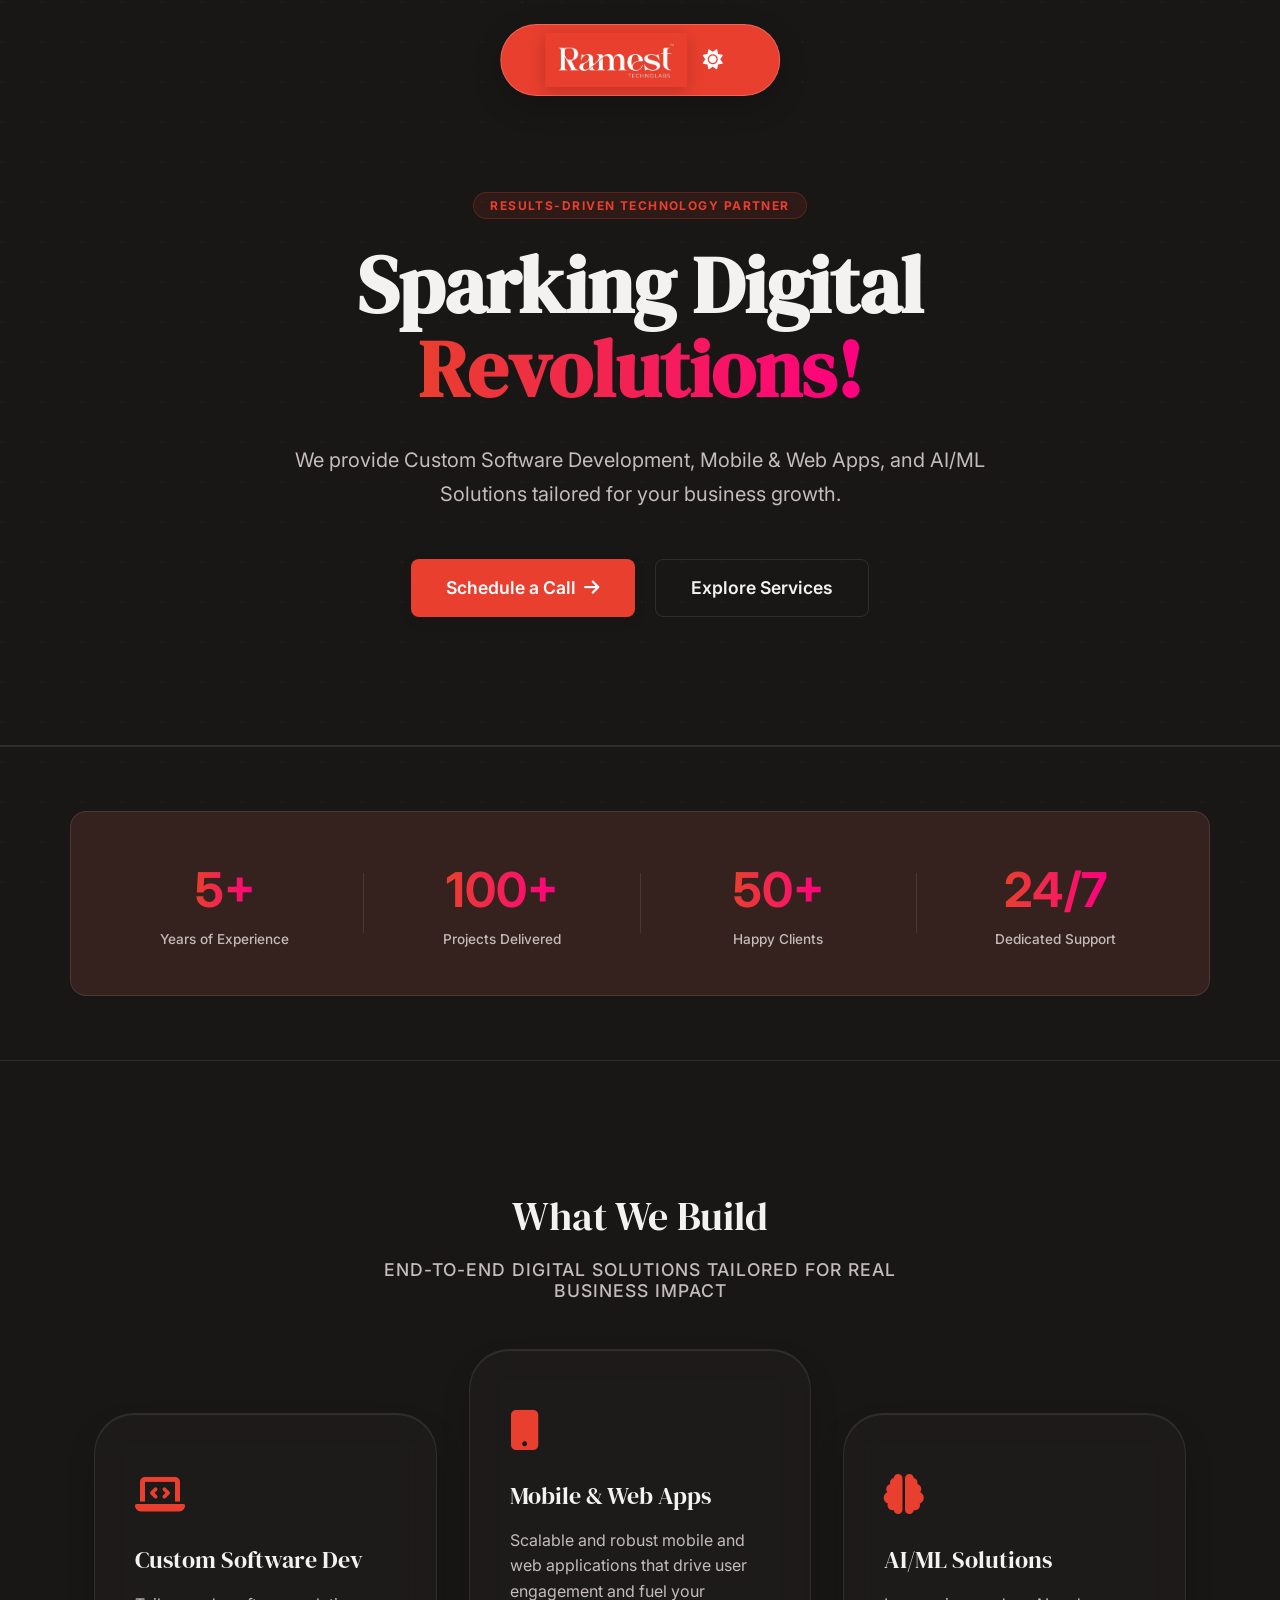
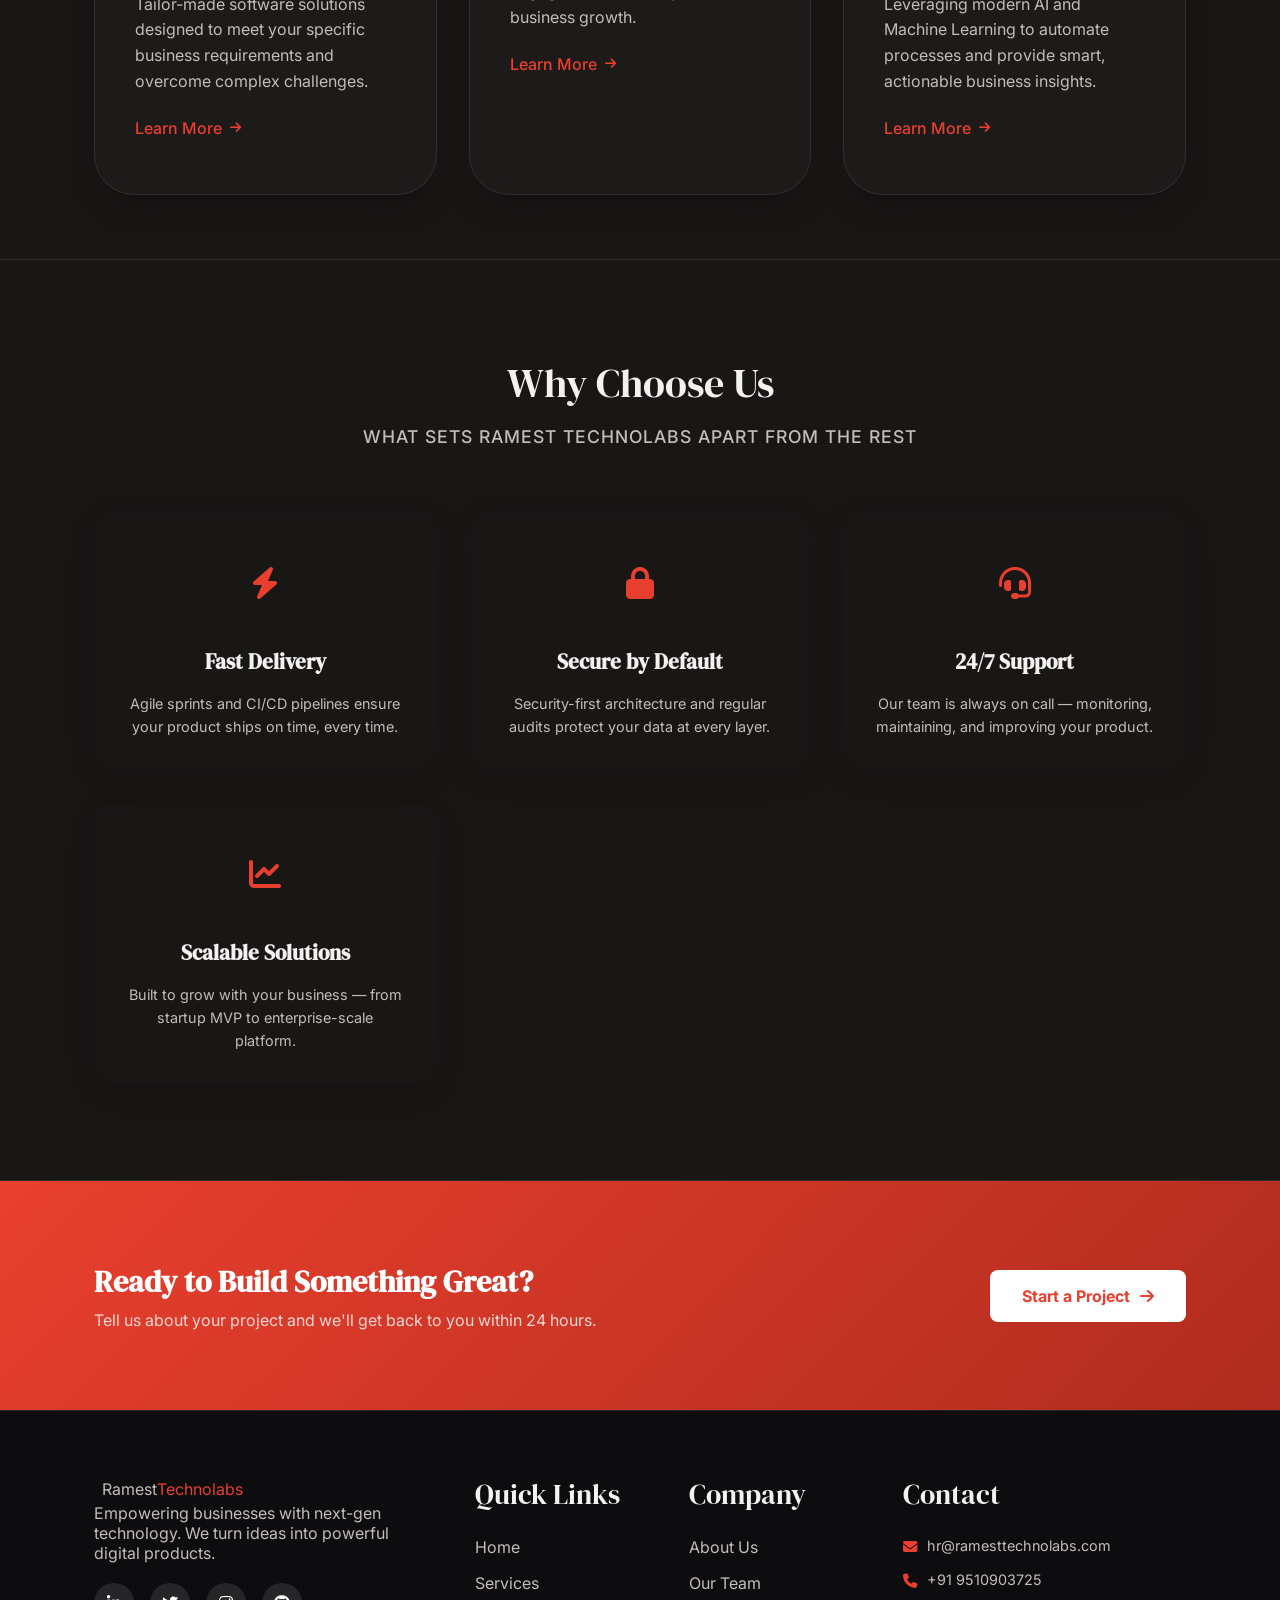
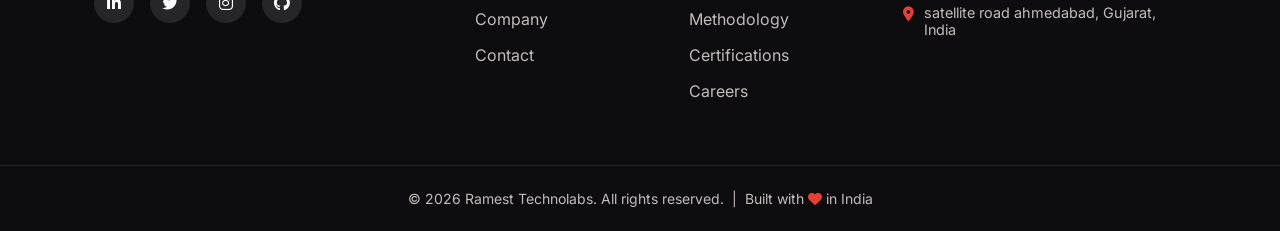
<file: index.html>
<!DOCTYPE html>
<html lang="en" data-theme="dark">

<head>
    <meta charset="UTF-8">
    <meta name="viewport" content="width=device-width, initial-scale=1.0">
    <title>Ramest Technolabs | Innovative IT Solutions</title>
    <meta name="description"
        content="Ramest Technolabs - Leading IT company providing Web Development, App Development, UI/UX Design, and Digital Marketing solutions to transform your business.">
    <meta name="keywords"
        content="Ramest Technolabs, IT Company, Web Development, App Development, UI/UX Design, Digital Marketing, Software Solutions, Tech Agency">
    <meta name="author" content="Ramest Technolabs">

    <!-- Open Graph / Facebook -->
    <meta property="og:type" content="website">
    <meta property="og:url" content="https://www.ramesttechnolabs.com/">
    <meta property="og:title" content="Ramest Technolabs | Innovative IT Solutions">
    <meta property="og:description"
        content="Transforming ideas into digital reality. Expert Web & App Development services.">
    <meta property="og:image" content="assets/og-image.jpg">

    <!-- Twitter -->
    <meta property="twitter:card" content="summary_large_image">
    <meta property="twitter:url" content="https://www.ramesttechnolabs.com/">
    <meta property="twitter:title" content="Ramest Technolabs | Innovative IT Solutions">
    <meta property="twitter:description"
        content="Transforming ideas into digital reality. Expert Web & App Development services.">
    <meta property="twitter:image" content="assets/og-image.jpg">

    <link rel="preconnect" href="https://fonts.googleapis.com">
    <link rel="preconnect" href="https://fonts.gstatic.com" crossorigin>
    <link
        href="https://fonts.googleapis.com/css2?family=DM+Serif+Display&family=Inter:wght@300;400;500;600;700&family=Outfit:wght@300;400;500;600;700&display=swap"
        rel="stylesheet">
    <link rel="stylesheet" href="styles/style.css">
    <!-- Font Awesome for Icons -->
    <link rel="stylesheet" href="https://cdnjs.cloudflare.com/ajax/libs/font-awesome/6.4.0/css/all.min.css">
</head>

<body>
    <div class="bg-grid"></div>

    <header class="header" id="header">
        <div class="container nav-container">
            <a href="index.html" class="logo">
                <img src="assets/logo_final.png" alt="Ramest Technolabs Logo" class="logo-img">
            </a>

            <nav class="nav-menu" id="nav-menu">
                <ul class="nav-list">
                    <li class="nav-item"><a href="index.html" class="nav-link active">Home</a></li>
                    <li class="nav-item"><a href="services.html" class="nav-link">Services</a></li>
                    <li class="nav-item"><a href="hire-developers.html" class="nav-link">Hire Developers</a></li>
                    <li class="nav-item has-dropdown">
                        <a href="company.html" class="nav-link dropdown-toggle">
                            Company <i class="fa-solid fa-chevron-down nav-link-arrow"></i>
                        </a>
                        <div class="dropdown-panel">
                            <p class="dropdown-header">Overview</p>
                            <div class="dropdown-grid">
                                <a href="about.html" class="dropdown-item">
                                    <i class="fa-solid fa-building-columns dropdown-item-icon"></i>
                                    <div class="dropdown-item-content">
                                        <div class="dropdown-item-title">About Us</div>
                                        <div class="dropdown-item-sub">Transforming challenges into opportunities with
                                            tech.</div>
                                    </div>
                                </a>
                                <a href="infrastructure.html" class="dropdown-item">
                                    <i class="fa-solid fa-server dropdown-item-icon"></i>
                                    <div class="dropdown-item-content">
                                        <div class="dropdown-item-title">Our Infrastructure</div>
                                        <div class="dropdown-item-sub">Tech capabilities for scalable and reliable
                                            solutions.</div>
                                    </div>
                                </a>
                                <a href="team.html" class="dropdown-item">
                                    <i class="fa-solid fa-people-group dropdown-item-icon"></i>
                                    <div class="dropdown-item-content">
                                        <div class="dropdown-item-title">Our Team</div>
                                        <div class="dropdown-item-sub">Dedicated experts transforming ideas into
                                            powerful digital solutions.</div>
                                    </div>
                                </a>
                                <a href="methodology.html" class="dropdown-item">
                                    <i class="fa-solid fa-diagram-project dropdown-item-icon"></i>
                                    <div class="dropdown-item-content">
                                        <div class="dropdown-item-title">Development Methodology</div>
                                        <div class="dropdown-item-sub">Seamless development with a focus on quality and
                                            speed.</div>
                                    </div>
                                </a>
                                <a href="certifications.html" class="dropdown-item">
                                    <i class="fa-solid fa-award dropdown-item-icon"></i>
                                    <div class="dropdown-item-content">
                                        <div class="dropdown-item-title">Certifications</div>
                                        <div class="dropdown-item-sub">Industry-recognized certifications backing our
                                            quality.</div>
                                    </div>
                                </a>
                                <a href="careers.html" class="dropdown-item">
                                    <i class="fa-solid fa-briefcase dropdown-item-icon"></i>
                                    <div class="dropdown-item-content">
                                        <div class="dropdown-item-title">Career Overview</div>
                                        <div class="dropdown-item-sub">Grow with us and build rewarding careers.</div>
                                    </div>
                                </a>
                                <a href="contact.html" class="dropdown-item">
                                    <i class="fa-solid fa-envelope-open-text dropdown-item-icon"></i>
                                    <div class="dropdown-item-content">
                                        <div class="dropdown-item-title">Contact Us</div>
                                        <div class="dropdown-item-sub">Connect with Ramest to bring your tech ideas to
                                            life.</div>
                                    </div>
                                </a>
                            </div>
                        </div>
                    </li>
                </ul>
                <div class="nav-close" id="nav-close">
                    <i class="fa-solid fa-xmark"></i>
                </div>
            </nav>

            <div class="nav-btns">
                <button class="theme-toggle" id="theme-toggle" aria-label="Toggle Theme">
                    <i class="fa-solid fa-sun" id="theme-icon"></i>
                </button>
                <div class="nav-toggle" id="nav-toggle">
                    <i class="fa-solid fa-bars"></i>
                </div>
            </div>
        </div>
    </header>

    <main class="main">
        <!-- HOME SECTION -->
        <section class="home section page-hero" id="home"
            style="padding-top: 12rem; padding-bottom: 8rem; position: relative; overflow: hidden; text-align: center;">
            <div class="mesh-container">
                <div class="mesh-gradient"></div>
            </div>
            <div class="container" style="position: relative; z-index: 10;">
                <div class="page-hero-badge" style="margin-bottom: 1.5rem; display: inline-block;">Results-Driven
                    Technology Partner</div>
                <h1 class="page-hero-title reveal"
                    style="font-size: clamp(3rem, 7vw, 5rem); line-height: 1.05; margin-bottom: 2rem; max-width: 1000px; margin-inline: auto;">
                    Sparking Digital <br>
                    <span class="gradient-text">Revolutions!</span>
                </h1>
                <p class="page-hero-desc reveal reveal-delayed"
                    style="margin-inline: auto; margin-bottom: 3rem; max-width: 750px; font-size: 1.25rem; color: var(--text-color);">
                    We provide Custom Software Development, Mobile & Web Apps, and AI/ML Solutions tailored for your
                    business growth.
                </p>
                <div class="home-buttons" style="justify-content: center; gap: 1.25rem; display: flex;">
                    <a href="contact.html" class="button button-primary"
                        style="padding: 1.1rem 2.2rem; font-size: 1.1rem;">Schedule a Call <i
                            class="fa-solid fa-arrow-right"></i></a>
                    <a href="services.html" class="button button-secondary"
                        style="padding: 1.1rem 2.2rem; font-size: 1.1rem;">Explore Services</a>
                </div>
            </div>
            <!-- Background ambient glow -->
            <div class="glowing-circle"
                style="top: 50%; left: 50%; transform: translate(-50%, -50%); width: 600px; height: 600px; z-index: 0; opacity: 0.3; pointer-events: none; position: absolute;">
            </div>
        </section>

        <!-- STATS BAR -->
        <section class="stats-section reveal"
            style="padding: 4rem 0; background: linear-gradient(180deg, transparent 0%, rgba(var(--hue), 60%, 55%, 0.05) 100%);">
            <div class="container stats-container"
                style="display: flex; justify-content: space-between; align-items: center; border-radius: 1rem; border: 1px solid var(--border-color); background: var(--container-color); padding: 2rem 3rem;">
                <div class="stat-bar-item" style="text-align: center; flex: 1;">
                    <span class="stat-bar-number gradient-text" style="font-size: 3rem; font-weight: 700;">5+</span>
                    <span class="stat-bar-label"
                        style="display: block; margin-top: 0.5rem; color: var(--text-color); font-weight: 500;">Years of
                        Experience</span>
                </div>
                <div class="stat-bar-divider" style="width: 1px; height: 60px; background: var(--border-color);"></div>
                <div class="stat-bar-item" style="text-align: center; flex: 1;">
                    <span class="stat-bar-number gradient-text" style="font-size: 3rem; font-weight: 700;">100+</span>
                    <span class="stat-bar-label"
                        style="display: block; margin-top: 0.5rem; color: var(--text-color); font-weight: 500;">Projects
                        Delivered</span>
                </div>
                <div class="stat-bar-divider" style="width: 1px; height: 60px; background: var(--border-color);"></div>
                <div class="stat-bar-item" style="text-align: center; flex: 1;">
                    <span class="stat-bar-number gradient-text" style="font-size: 3rem; font-weight: 700;">50+</span>
                    <span class="stat-bar-label"
                        style="display: block; margin-top: 0.5rem; color: var(--text-color); font-weight: 500;">Happy
                        Clients</span>
                </div>
                <div class="stat-bar-divider" style="width: 1px; height: 60px; background: var(--border-color);"></div>
                <div class="stat-bar-item" style="text-align: center; flex: 1;">
                    <span class="stat-bar-number gradient-text" style="font-size: 3rem; font-weight: 700;">24/7</span>
                    <span class="stat-bar-label"
                        style="display: block; margin-top: 0.5rem; color: var(--text-color); font-weight: 500;">Dedicated
                        Support</span>
                </div>
            </div>
        </section>

        <!-- SERVICES PREVIEW -->
        <section class="section reveal" id="services-preview"
            style="background-color: transparent; position: relative;">
            <div class="side-heading">SOLUTIONS / 01</div>
            <div class="container">
                <div class="section-header" style="text-align: center; margin-bottom: 4rem;">
                    <h2 class="section-title" style="font-size: 2.5rem; margin-bottom: 1rem;">What We Build</h2>
                    <p class="section-subtitle"
                        style="font-size: 1.1rem; color: var(--text-color); max-width: 600px; margin: 0 auto;">
                        End-to-end digital solutions tailored for real business impact</p>
                </div>
                <div class="services-grid"
                    style="display: grid; grid-template-columns: repeat(auto-fit, minmax(300px, 1fr)); gap: 2rem;">

                    <div class="service-card" style="margin-top: 3rem;">
                        <div class="service-icon"
                            style="font-size: 2.5rem; color: var(--first-color); margin-bottom: 1.5rem;"><i
                                class="fa-solid fa-laptop-code"></i></div>
                        <h3 class="service-title" style="font-size: 1.5rem; margin-bottom: 1rem;">Custom Software Dev
                        </h3>
                        <p class="service-description"
                            style="color: var(--text-color); margin-bottom: 1.5rem; line-height: 1.6;">Tailor-made
                            software solutions designed to meet your specific business requirements and overcome complex
                            challenges.</p>
                        <a href="services.html" class="service-link"
                            style="color: var(--first-color); font-weight: 500; display: inline-flex; align-items: center; gap: 0.5rem;">Learn
                            More <i class="fa-solid fa-arrow-right" style="font-size: 0.8rem;"></i></a>
                    </div>

                    <div class="service-card" style="margin-top: -1rem;">
                        <div class="service-icon"
                            style="font-size: 2.5rem; color: var(--first-color); margin-bottom: 1.5rem;"><i
                                class="fa-solid fa-mobile-button"></i></div>
                        <h3 class="service-title" style="font-size: 1.5rem; margin-bottom: 1rem;">Mobile &amp; Web Apps
                        </h3>
                        <p class="service-description"
                            style="color: var(--text-color); margin-bottom: 1.5rem; line-height: 1.6;">Scalable and
                            robust mobile and web applications that drive user engagement and fuel your business growth.
                        </p>
                        <a href="services.html" class="service-link"
                            style="color: var(--first-color); font-weight: 500; display: inline-flex; align-items: center; gap: 0.5rem;">Learn
                            More <i class="fa-solid fa-arrow-right" style="font-size: 0.8rem;"></i></a>
                    </div>

                    <div class="service-card" style="margin-top: 3rem;">
                        <div class="service-icon"
                            style="font-size: 2.5rem; color: var(--first-color); margin-bottom: 1.5rem;"><i
                                class="fa-solid fa-brain"></i></div>
                        <h3 class="service-title" style="font-size: 1.5rem; margin-bottom: 1rem;">AI/ML Solutions</h3>
                        <p class="service-description"
                            style="color: var(--text-color); margin-bottom: 1.5rem; line-height: 1.6;">Leveraging modern
                            AI and Machine Learning to automate processes and provide smart, actionable business
                            insights.</p>
                        <a href="services.html" class="service-link"
                            style="color: var(--first-color); font-weight: 500; display: inline-flex; align-items: center; gap: 0.5rem;">Learn
                            More <i class="fa-solid fa-arrow-right" style="font-size: 0.8rem;"></i></a>
                    </div>

                </div>
            </div>
        </section>

        <!-- WHY CHOOSE US -->
        <section class="section why-section reveal"
            style="background: linear-gradient(180deg, rgba(var(--hue), 60%, 55%, 0.05) 0%, transparent 100%); padding-top: 6rem; padding-bottom: 6rem;">
            <div class="container">
                <div class="section-header" style="text-align: center; margin-bottom: 4rem;">
                    <h2 class="section-title" style="font-size: 2.5rem; margin-bottom: 1rem;">Why Choose Us</h2>
                    <p class="section-subtitle"
                        style="font-size: 1.1rem; color: var(--text-color); max-width: 600px; margin: 0 auto;">What sets
                        Ramest Technolabs apart from the rest</p>
                </div>
                <div class="why-grid"
                    style="display: grid; grid-template-columns: repeat(auto-fit, minmax(280px, 1fr)); gap: 2rem;">

                    <div class="why-card"
                        style="background: transparent; border: none; padding: 2rem; text-align: center; display: flex; flex-direction: column; align-items: center;">
                        <div class="why-icon"
                            style="width: 80px; height: 80px; border-radius: 50%; background: rgba(var(--hue), 60%, 55%, 0.1); display: flex; align-items: center; justify-content: center; font-size: 2rem; color: var(--first-color); margin-bottom: 1.5rem;">
                            <i class="fa-solid fa-bolt"></i>
                        </div>
                        <h3 class="why-title" style="font-size: 1.3rem; margin-bottom: 1rem;">Fast Delivery</h3>
                        <p class="why-desc" style="color: var(--text-color); line-height: 1.6;">Agile sprints and CI/CD
                            pipelines ensure your product ships on time, every time.</p>
                    </div>

                    <div class="why-card"
                        style="background: transparent; border: none; padding: 2rem; text-align: center; display: flex; flex-direction: column; align-items: center;">
                        <div class="why-icon"
                            style="width: 80px; height: 80px; border-radius: 50%; background: rgba(var(--hue), 60%, 55%, 0.1); display: flex; align-items: center; justify-content: center; font-size: 2rem; color: var(--first-color); margin-bottom: 1.5rem;">
                            <i class="fa-solid fa-lock"></i>
                        </div>
                        <h3 class="why-title" style="font-size: 1.3rem; margin-bottom: 1rem;">Secure by Default</h3>
                        <p class="why-desc" style="color: var(--text-color); line-height: 1.6;">Security-first
                            architecture and regular audits protect your data at every layer.</p>
                    </div>

                    <div class="why-card"
                        style="background: transparent; border: none; padding: 2rem; text-align: center; display: flex; flex-direction: column; align-items: center;">
                        <div class="why-icon"
                            style="width: 80px; height: 80px; border-radius: 50%; background: rgba(var(--hue), 60%, 55%, 0.1); display: flex; align-items: center; justify-content: center; font-size: 2rem; color: var(--first-color); margin-bottom: 1.5rem;">
                            <i class="fa-solid fa-headset"></i>
                        </div>
                        <h3 class="why-title" style="font-size: 1.3rem; margin-bottom: 1rem;">24/7 Support</h3>
                        <p class="why-desc" style="color: var(--text-color); line-height: 1.6;">Our team is always on
                            call — monitoring, maintaining, and improving your product.</p>
                    </div>

                    <div class="why-card"
                        style="background: transparent; border: none; padding: 2rem; text-align: center; display: flex; flex-direction: column; align-items: center;">
                        <div class="why-icon"
                            style="width: 80px; height: 80px; border-radius: 50%; background: rgba(var(--hue), 60%, 55%, 0.1); display: flex; align-items: center; justify-content: center; font-size: 2rem; color: var(--first-color); margin-bottom: 1.5rem;">
                            <i class="fa-solid fa-chart-line"></i>
                        </div>
                        <h3 class="why-title" style="font-size: 1.3rem; margin-bottom: 1rem;">Scalable Solutions</h3>
                        <p class="why-desc" style="color: var(--text-color); line-height: 1.6;">Built to grow with your
                            business — from startup MVP to enterprise-scale platform.</p>
                    </div>

                </div>
            </div>
        </section>

        <!-- CTA BANNER -->
        <section class="cta-section">
            <div class="container cta-container">
                <div class="cta-content">
                    <h2 class="cta-title">Ready to Build Something Great?</h2>
                    <p class="cta-desc">Tell us about your project and we'll get back to you within 24 hours.</p>
                </div>
                <a href="contact.html" class="button button-cta">Start a Project <i
                        class="fa-solid fa-arrow-right"></i></a>
            </div>
        </section>
    </main>

    <footer class="footer">
        <div class="container footer-container footer-container-4">
            <div class="footer-col">
                <a href="index.html" class="logo footer-logo">Ramest <span class="highlight">Technolabs</span></a>
                <p class="footer-text">Empowering businesses with next-gen technology. We turn ideas into powerful
                    digital products.</p>
                <div class="social-links" style="margin-top:1.25rem;">
                    <a href="#" aria-label="LinkedIn"><i class="fa-brands fa-linkedin-in"></i></a>
                    <a href="#" aria-label="Twitter"><i class="fa-brands fa-twitter"></i></a>
                    <a href="#" aria-label="Instagram"><i class="fa-brands fa-instagram"></i></a>
                    <a href="#" aria-label="GitHub"><i class="fa-brands fa-github"></i></a>
                </div>
            </div>
            <div class="footer-col">
                <h3 class="footer-title">Quick Links</h3>
                <ul class="footer-links">
                    <li><a href="index.html">Home</a></li>
                    <li><a href="services.html">Services</a></li>
                    <li><a href="company.html">Company</a></li>
                    <li><a href="contact.html">Contact</a></li>
                </ul>
            </div>
            <div class="footer-col">
                <h3 class="footer-title">Company</h3>
                <ul class="footer-links">
                    <li><a href="about.html">About Us</a></li>
                    <li><a href="team.html">Our Team</a></li>
                    <li><a href="methodology.html">Methodology</a></li>
                    <li><a href="certifications.html">Certifications</a></li>
                    <li><a href="careers.html">Careers</a></li>
                </ul>
            </div>
            <div class="footer-col">
                <h3 class="footer-title">Contact</h3>
                <ul class="footer-links footer-contact">
                    <li><i class="fa-solid fa-envelope"></i> hr@ramesttechnolabs.com</li>
                    <li><i class="fa-solid fa-phone"></i> +91 9510903725</li>
                    <li><i class="fa-solid fa-location-dot"></i> satellite road ahmedabad, Gujarat, India</li>
                </ul>
            </div>
        </div>
        <div class="footer-bottom">
            <p>&copy; 2026 Ramest Technolabs. All rights reserved. &nbsp;|&nbsp; Built with <i class="fa-solid fa-heart"
                    style="color:var(--first-color);"></i> in India</p>
        </div>
    </footer>

    <script src="scripts/main.js"></script>
    <script src="scripts/animations.js"></script>
</body>

</html>
</file>
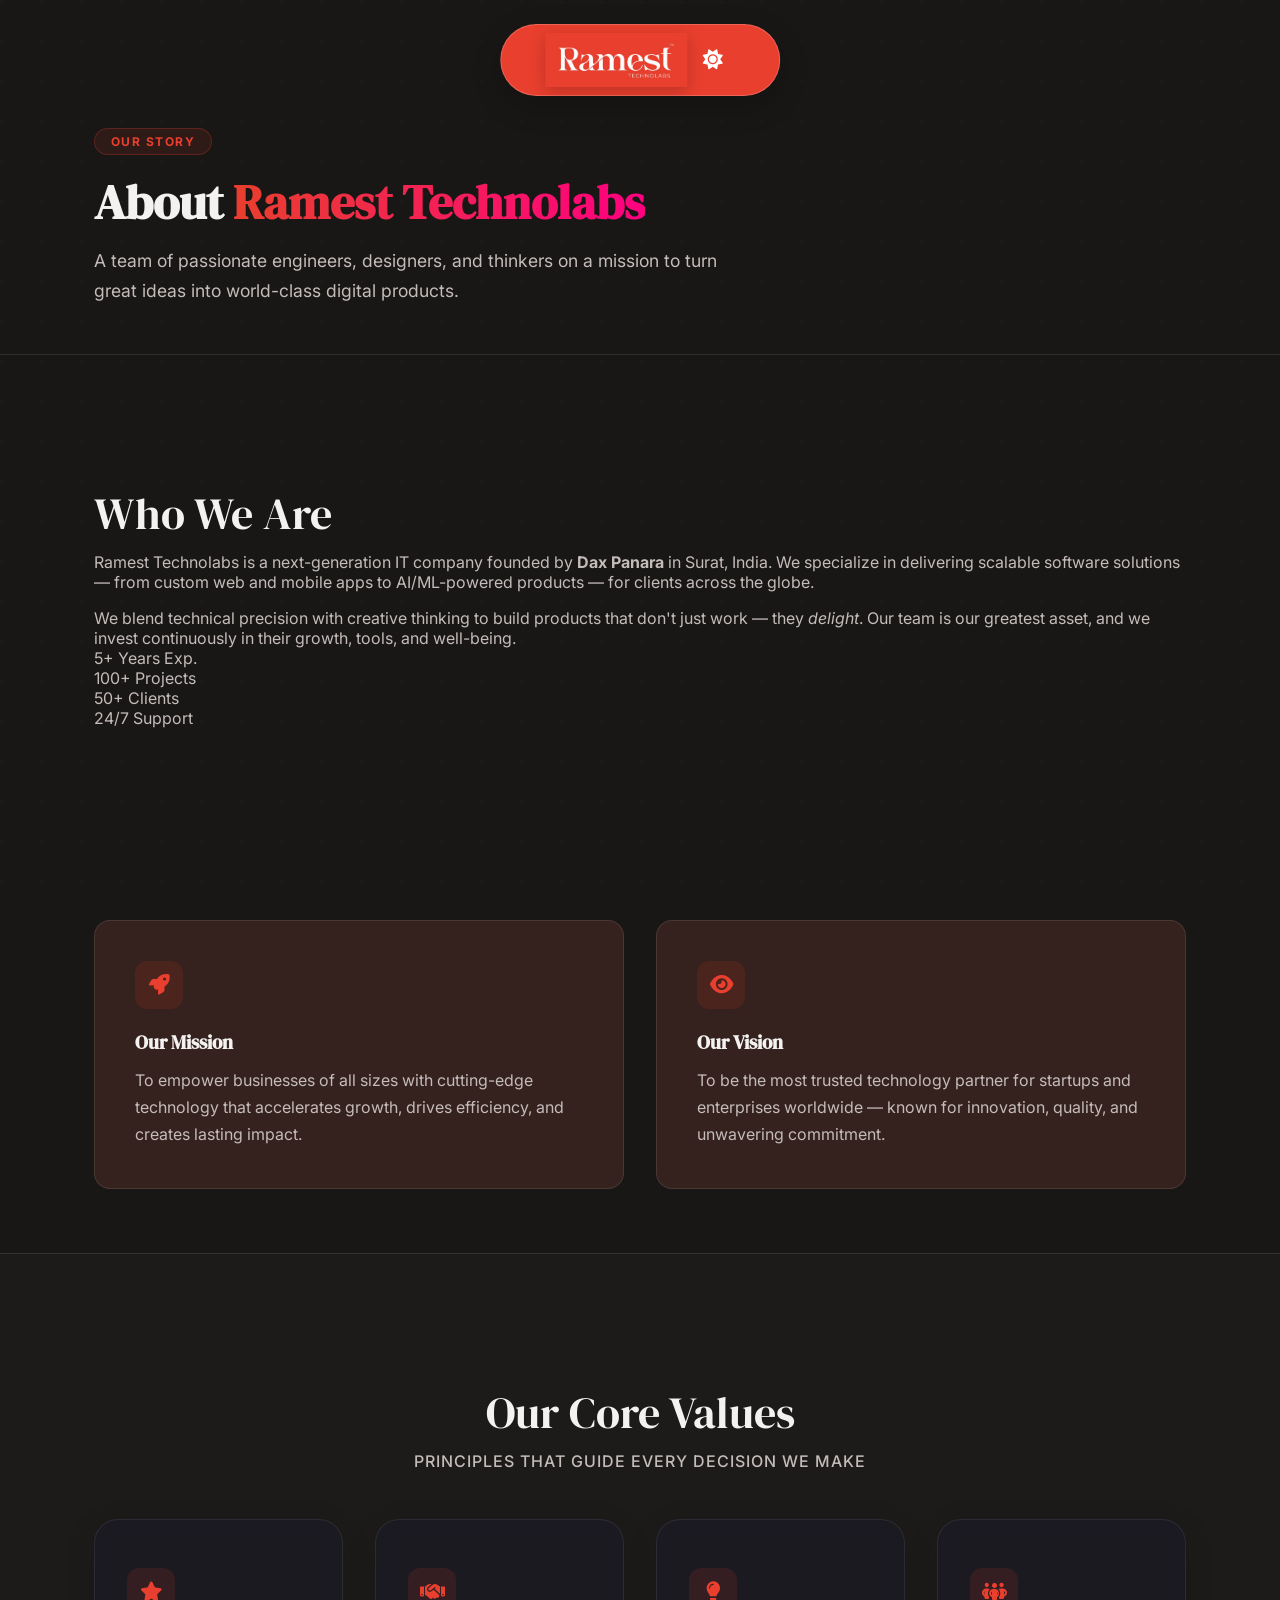
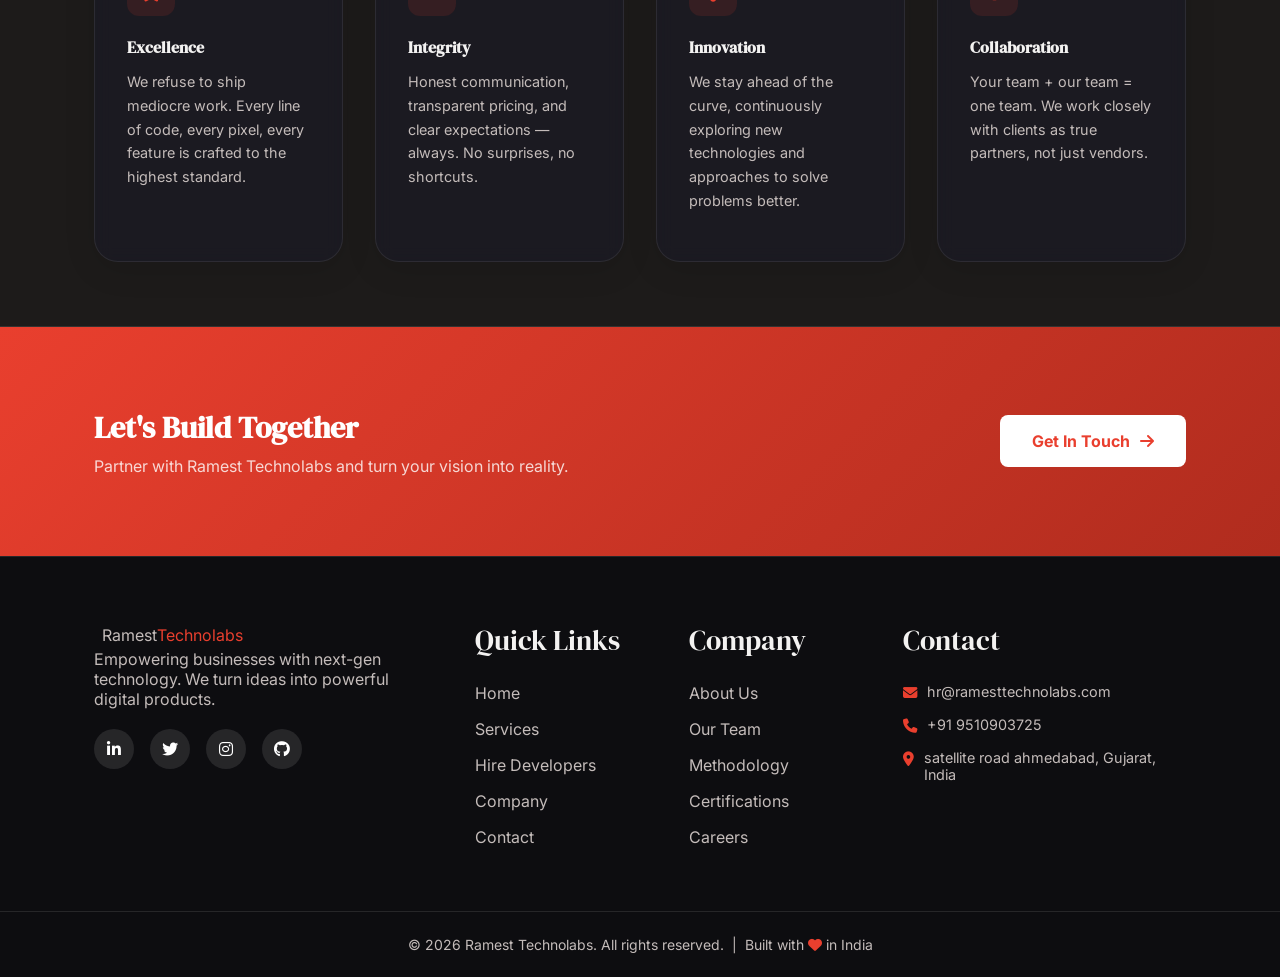
<file: about.html>
<!DOCTYPE html>
<html lang="en" data-theme="dark">

<head>
    <meta charset="UTF-8">
    <meta name="viewport" content="width=device-width, initial-scale=1.0">
    <title>About Us | Ramest Technolabs</title>
    <meta name="description" content="Learn more about Ramest Technolabs and our mission.">

                    <link rel="preconnect" href="https://fonts.googleapis.com">
    <link rel="preconnect" href="https://fonts.gstatic.com" crossorigin>
    <link
        href="https://fonts.googleapis.com/css2?family=DM+Serif+Display&family=Inter:wght@300;400;500;600;700&family=Outfit:wght@300;400;500;600;700&display=swap"
        rel="stylesheet">
    <link rel="stylesheet" href="styles/style.css">
    <link rel="stylesheet" href="https://cdnjs.cloudflare.com/ajax/libs/font-awesome/6.4.0/css/all.min.css">
</head>

<body>
    <div class="bg-grid"></div>

    <header class="header" id="header">
        <div class="container nav-container">
            <a href="index.html" class="logo">
                <img src="assets/logo_final.png" alt="Ramest Technolabs Logo" class="logo-img">
            </a>

            <nav class="nav-menu" id="nav-menu">
                <ul class="nav-list">
                    <li class="nav-item"><a href="index.html" class="nav-link ">Home</a></li>
                    <li class="nav-item"><a href="services.html" class="nav-link ">Services</a></li>
                    <li class="nav-item"><a href="hire-developers.html" class="nav-link ">Hire Developers</a></li>
                    <li class="nav-item has-dropdown">
                        <a href="company.html" class="nav-link active dropdown-toggle">
                            Company <i class="fa-solid fa-chevron-down nav-link-arrow"></i>
                        </a>
                        <div class="dropdown-panel">
                            <p class="dropdown-header">Overview</p>
                            <div class="dropdown-grid">
                                <a href="about.html" class="dropdown-item">
                                    <i class="fa-solid fa-building-columns dropdown-item-icon"></i>
                                    <div class="dropdown-item-content">
                                        <div class="dropdown-item-title">About Us</div>
                                        <div class="dropdown-item-sub">Transforming challenges into opportunities with tech.</div>
                                    </div>
                                </a>
                                <a href="infrastructure.html" class="dropdown-item">
                                    <i class="fa-solid fa-server dropdown-item-icon"></i>
                                    <div class="dropdown-item-content">
                                        <div class="dropdown-item-title">Our Infrastructure</div>
                                        <div class="dropdown-item-sub">Tech capabilities for scalable and reliable solutions.</div>
                                    </div>
                                </a>
                                <a href="team.html" class="dropdown-item">
                                    <i class="fa-solid fa-people-group dropdown-item-icon"></i>
                                    <div class="dropdown-item-content">
                                        <div class="dropdown-item-title">Our Team</div>
                                        <div class="dropdown-item-sub">Dedicated experts transforming ideas into powerful digital solutions.</div>
                                    </div>
                                </a>
                                <a href="methodology.html" class="dropdown-item">
                                    <i class="fa-solid fa-diagram-project dropdown-item-icon"></i>
                                    <div class="dropdown-item-content">
                                        <div class="dropdown-item-title">Development Methodology</div>
                                        <div class="dropdown-item-sub">Seamless development with a focus on quality and speed.</div>
                                    </div>
                                </a>
                                <a href="certifications.html" class="dropdown-item">
                                    <i class="fa-solid fa-award dropdown-item-icon"></i>
                                    <div class="dropdown-item-content">
                                        <div class="dropdown-item-title">Certifications</div>
                                        <div class="dropdown-item-sub">Industry-recognized certifications backing our quality.</div>
                                    </div>
                                </a>
                                <a href="careers.html" class="dropdown-item">
                                    <i class="fa-solid fa-briefcase dropdown-item-icon"></i>
                                    <div class="dropdown-item-content">
                                        <div class="dropdown-item-title">Career Overview</div>
                                        <div class="dropdown-item-sub">Grow with us and build rewarding careers.</div>
                                    </div>
                                </a>
                                <a href="contact.html" class="dropdown-item">
                                    <i class="fa-solid fa-envelope-open-text dropdown-item-icon"></i>
                                    <div class="dropdown-item-content">
                                        <div class="dropdown-item-title">Contact Us</div>
                                        <div class="dropdown-item-sub">Connect with Ramest to bring your tech ideas to life.</div>
                                    </div>
                                </a>
                            </div>
                        </div>
                    </li>
                </ul>
                <div class="nav-close" id="nav-close">
                    <i class="fa-solid fa-xmark"></i>
                </div>
            </nav>

            <div class="nav-btns">
                <button class="theme-toggle" id="theme-toggle" aria-label="Toggle Theme">
                    <i class="fa-solid fa-sun" id="theme-icon"></i>
                </button>
                <div class="nav-toggle" id="nav-toggle">
                    <i class="fa-solid fa-bars"></i>
                </div>
            </div>
        </div>
    </header>

    <main class="main">
        <!-- PAGE HERO -->
        <section class="page-hero section" style="padding-top:8rem; padding-bottom:3rem;">
            <div class="container">
                <div class="page-hero-badge">Our Story</div>
                <h1 class="page-hero-title">About <span class="gradient-text">Ramest Technolabs</span></h1>
                <p class="page-hero-desc">A team of passionate engineers, designers, and thinkers on a mission to turn
                    great ideas into world-class digital products.</p>
            </div>
        </section>

        <!-- WHO WE ARE -->
        <section class="section">
            <div class="container about-container">
                <div class="about-image">
                    <div class="img-box">
                        <div class="abstract-shape"></div>
                    </div>
                </div>
                <div class="about-content">
                    <h2 class="section-title">Who We Are</h2>
                    <p class="about-text">
                        Ramest Technolabs is a next-generation IT company founded by <strong>Dax Panara</strong> in
                        Surat, India. We specialize in delivering scalable software solutions — from custom web and
                        mobile apps to AI/ML-powered products — for clients across the globe.
                    </p>
                    <p class="about-text" style="margin-top:1rem;">
                        We blend technical precision with creative thinking to build products that don't just work —
                        they <em>delight</em>. Our team is our greatest asset, and we invest continuously in their
                        growth, tools, and well-being.
                    </p>
                    <div class="about-stats">
                        <div class="stat-item">
                            <span class="stat-number">5+</span>
                            <span class="stat-Label">Years Exp.</span>
                        </div>
                        <div class="stat-item">
                            <span class="stat-number">100+</span>
                            <span class="stat-Label">Projects</span>
                        </div>
                        <div class="stat-item">
                            <span class="stat-number">50+</span>
                            <span class="stat-Label">Clients</span>
                        </div>
                        <div class="stat-item">
                            <span class="stat-number">24/7</span>
                            <span class="stat-Label">Support</span>
                        </div>
                    </div>
                </div>
            </div>
        </section>

        <!-- MISSION & VISION -->
        <section class="section">
            <div class="container">
                <div class="mv-grid">
                    <div class="mv-card">
                        <div class="mv-icon"><i class="fa-solid fa-rocket"></i></div>
                        <h3 class="mv-title">Our Mission</h3>
                        <p class="mv-text">To empower businesses of all sizes with cutting-edge technology that
                            accelerates growth, drives efficiency, and creates lasting impact.</p>
                    </div>
                    <div class="mv-card">
                        <div class="mv-icon"><i class="fa-solid fa-eye"></i></div>
                        <h3 class="mv-title">Our Vision</h3>
                        <p class="mv-text">To be the most trusted technology partner for startups and enterprises
                            worldwide — known for innovation, quality, and unwavering commitment.</p>
                    </div>
                </div>
            </div>
        </section>

        <!-- CORE VALUES -->
        <section class="section why-section">
            <div class="container">
                <div class="section-header">
                    <h2 class="section-title">Our Core Values</h2>
                    <p class="section-subtitle">Principles that guide every decision we make</p>
                </div>
                <div class="why-grid">
                    <div class="why-card">
                        <div class="why-icon"><i class="fa-solid fa-star"></i></div>
                        <h3 class="why-title">Excellence</h3>
                        <p class="why-desc">We refuse to ship mediocre work. Every line of code, every pixel, every
                            feature is crafted to the highest standard.</p>
                    </div>
                    <div class="why-card">
                        <div class="why-icon"><i class="fa-solid fa-handshake"></i></div>
                        <h3 class="why-title">Integrity</h3>
                        <p class="why-desc">Honest communication, transparent pricing, and clear expectations — always.
                            No surprises, no shortcuts.</p>
                    </div>
                    <div class="why-card">
                        <div class="why-icon"><i class="fa-solid fa-lightbulb"></i></div>
                        <h3 class="why-title">Innovation</h3>
                        <p class="why-desc">We stay ahead of the curve, continuously exploring new technologies and
                            approaches to solve problems better.</p>
                    </div>
                    <div class="why-card">
                        <div class="why-icon"><i class="fa-solid fa-people-group"></i></div>
                        <h3 class="why-title">Collaboration</h3>
                        <p class="why-desc">Your team + our team = one team. We work closely with clients as true
                            partners, not just vendors.</p>
                    </div>
                </div>
            </div>
        </section>

        <!-- CTA -->
        <section class="cta-section">
            <div class="container cta-container">
                <div class="cta-content">
                    <h2 class="cta-title">Let's Build Together</h2>
                    <p class="cta-desc">Partner with Ramest Technolabs and turn your vision into reality.</p>
                </div>
                <a href="contact.html" class="button button-cta">Get In Touch <i
                        class="fa-solid fa-arrow-right"></i></a>
            </div>
        </section>
    </main>

                    <footer class="footer">
        <div class="container footer-container footer-container-4">
            <div class="footer-col">
                <a href="index.html" class="logo footer-logo">Ramest <span class="highlight">Technolabs</span></a>
                <p class="footer-text">Empowering businesses with next-gen technology. We turn ideas into powerful
                    digital products.</p>
                <div class="social-links" style="margin-top:1.25rem;">
                    <a href="#" aria-label="LinkedIn"><i class="fa-brands fa-linkedin-in"></i></a>
                    <a href="#" aria-label="Twitter"><i class="fa-brands fa-twitter"></i></a>
                    <a href="#" aria-label="Instagram"><i class="fa-brands fa-instagram"></i></a>
                    <a href="#" aria-label="GitHub"><i class="fa-brands fa-github"></i></a>
                </div>
            </div>
            <div class="footer-col">
                <h3 class="footer-title">Quick Links</h3>
                <ul class="footer-links">
                    <li><a href="index.html">Home</a></li>
                    <li><a href="services.html">Services</a></li>
                    <li><a href="hire-developers.html">Hire Developers</a></li>
                    <li><a href="company.html">Company</a></li>
                    <li><a href="contact.html">Contact</a></li>
                </ul>
            </div>
            <div class="footer-col">
                <h3 class="footer-title">Company</h3>
                <ul class="footer-links">
                    <li><a href="about.html">About Us</a></li>
                    <li><a href="team.html">Our Team</a></li>
                    <li><a href="methodology.html">Methodology</a></li>
                    <li><a href="certifications.html">Certifications</a></li>
                    <li><a href="careers.html">Careers</a></li>
                </ul>
            </div>
            <div class="footer-col">
                <h3 class="footer-title">Contact</h3>
                <ul class="footer-links footer-contact">
                    <li><i class="fa-solid fa-envelope"></i> hr@ramesttechnolabs.com</li>
                    <li><i class="fa-solid fa-phone"></i> +91 9510903725</li>
                    <li><i class="fa-solid fa-location-dot"></i> satellite road ahmedabad, Gujarat, India</li>
                </ul>
            </div>
        </div>
        <div class="footer-bottom">
            <p>&copy; 2026 Ramest Technolabs. All rights reserved. &nbsp;|&nbsp; Built with <i class="fa-solid fa-heart"
                    style="color:var(--first-color);"></i> in India</p>
        </div>
    </footer>

    <script src="scripts/main.js"></script>
    <script src="scripts/animations.js"></script>
</body>

</html>
</file>
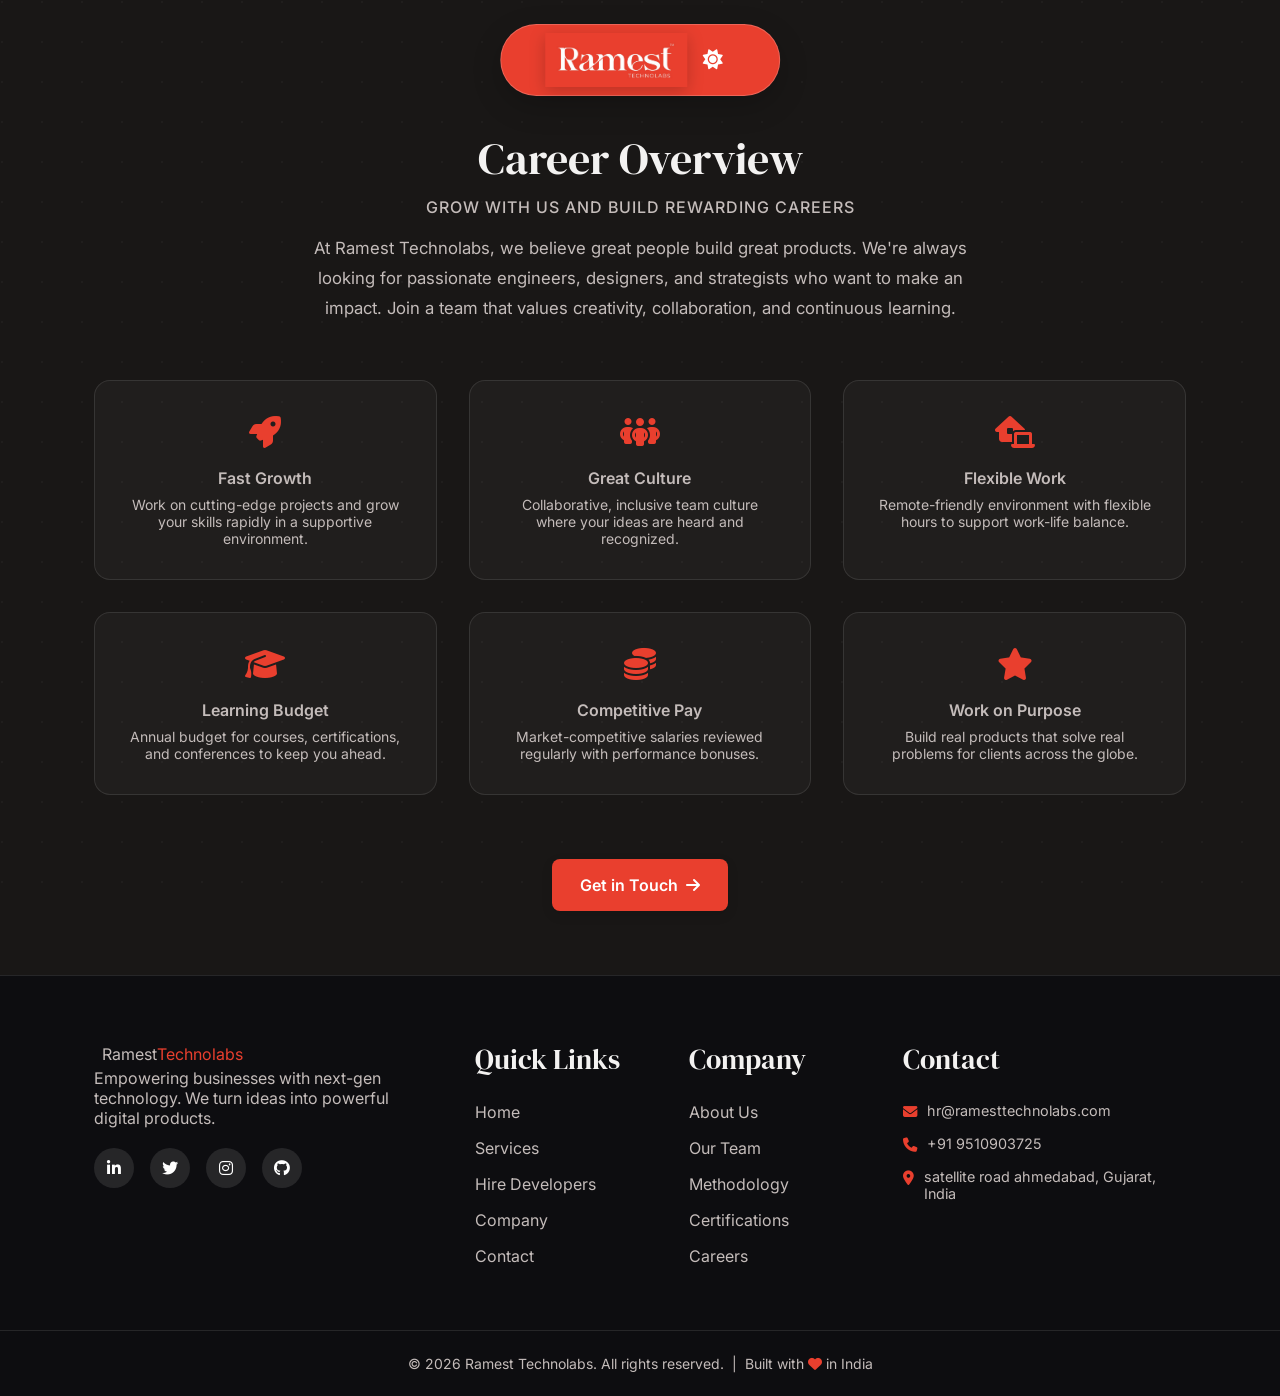
<file: careers.html>
<!DOCTYPE html>
<html lang="en" data-theme="dark">

<head>
    <meta charset="UTF-8">
    <meta name="viewport" content="width=device-width, initial-scale=1.0">
    <title>Career Overview | Ramest Technolabs</title>
    <meta name="description" content="Join Ramest Technolabs — explore career opportunities and grow with us.">
                    <link rel="preconnect" href="https://fonts.googleapis.com">
    <link rel="preconnect" href="https://fonts.gstatic.com" crossorigin>
    <link
        href="https://fonts.googleapis.com/css2?family=DM+Serif+Display&family=Inter:wght@300;400;500;600;700&family=Outfit:wght@300;400;500;600;700&display=swap"
        rel="stylesheet">
    <link rel="stylesheet" href="styles/style.css">
    <link rel="stylesheet" href="https://cdnjs.cloudflare.com/ajax/libs/font-awesome/6.4.0/css/all.min.css">
    <style>
        .careers-intro {
            max-width: 680px;
            margin: 0 auto 3.5rem;
            text-align: center;
            font-size: 1.05rem;
            line-height: 1.8;
        }

        .perks-grid {
            display: grid;
            grid-template-columns: repeat(3, 1fr);
            gap: 2rem;
            margin-bottom: 4rem;
        }

        .perk-card {
            background-color: var(--container-color);
            border: 1px solid var(--border-color);
            border-radius: 1rem;
            padding: 2rem;
            text-align: center;
            transition: .3s;
        }

        [data-theme="dark"] .perk-card {
            background-color: rgba(255, 255, 255, 0.03);
        }

        .perk-card:hover {
            border-color: var(--first-color);
            transform: translateY(-5px);
        }

        .perk-icon {
            font-size: 2rem;
            color: var(--first-color);
            margin-bottom: 1rem;
        }

        .perk-title {
            font-weight: 600;
            margin-bottom: 0.5rem;
        }

        .perk-desc {
            font-size: var(--small-font-size);
            color: var(--text-color);
        }

        .careers-cta {
            text-align: center;
        }

        @media(max-width:768px) {
            .perks-grid {
                grid-template-columns: 1fr 1fr;
            }
        }

        @media(max-width:480px) {
            .perks-grid {
                grid-template-columns: 1fr;
            }
        }
    </style>
</head>

<body>
    <div class="bg-grid"></div>

    <header class="header" id="header">
        <div class="container nav-container">
            <a href="index.html" class="logo">
                <img src="assets/logo_final.png" alt="Ramest Technolabs Logo" class="logo-img">
            </a>

            <nav class="nav-menu" id="nav-menu">
                <ul class="nav-list">
                    <li class="nav-item"><a href="index.html" class="nav-link ">Home</a></li>
                    <li class="nav-item"><a href="services.html" class="nav-link ">Services</a></li>
                    <li class="nav-item"><a href="hire-developers.html" class="nav-link ">Hire Developers</a></li>
                    <li class="nav-item has-dropdown">
                        <a href="company.html" class="nav-link active dropdown-toggle">
                            Company <i class="fa-solid fa-chevron-down nav-link-arrow"></i>
                        </a>
                        <div class="dropdown-panel">
                            <p class="dropdown-header">Overview</p>
                            <div class="dropdown-grid">
                                <a href="about.html" class="dropdown-item">
                                    <i class="fa-solid fa-building-columns dropdown-item-icon"></i>
                                    <div class="dropdown-item-content">
                                        <div class="dropdown-item-title">About Us</div>
                                        <div class="dropdown-item-sub">Transforming challenges into opportunities with tech.</div>
                                    </div>
                                </a>
                                <a href="infrastructure.html" class="dropdown-item">
                                    <i class="fa-solid fa-server dropdown-item-icon"></i>
                                    <div class="dropdown-item-content">
                                        <div class="dropdown-item-title">Our Infrastructure</div>
                                        <div class="dropdown-item-sub">Tech capabilities for scalable and reliable solutions.</div>
                                    </div>
                                </a>
                                <a href="team.html" class="dropdown-item">
                                    <i class="fa-solid fa-people-group dropdown-item-icon"></i>
                                    <div class="dropdown-item-content">
                                        <div class="dropdown-item-title">Our Team</div>
                                        <div class="dropdown-item-sub">Dedicated experts transforming ideas into powerful digital solutions.</div>
                                    </div>
                                </a>
                                <a href="methodology.html" class="dropdown-item">
                                    <i class="fa-solid fa-diagram-project dropdown-item-icon"></i>
                                    <div class="dropdown-item-content">
                                        <div class="dropdown-item-title">Development Methodology</div>
                                        <div class="dropdown-item-sub">Seamless development with a focus on quality and speed.</div>
                                    </div>
                                </a>
                                <a href="certifications.html" class="dropdown-item">
                                    <i class="fa-solid fa-award dropdown-item-icon"></i>
                                    <div class="dropdown-item-content">
                                        <div class="dropdown-item-title">Certifications</div>
                                        <div class="dropdown-item-sub">Industry-recognized certifications backing our quality.</div>
                                    </div>
                                </a>
                                <a href="careers.html" class="dropdown-item">
                                    <i class="fa-solid fa-briefcase dropdown-item-icon"></i>
                                    <div class="dropdown-item-content">
                                        <div class="dropdown-item-title">Career Overview</div>
                                        <div class="dropdown-item-sub">Grow with us and build rewarding careers.</div>
                                    </div>
                                </a>
                                <a href="contact.html" class="dropdown-item">
                                    <i class="fa-solid fa-envelope-open-text dropdown-item-icon"></i>
                                    <div class="dropdown-item-content">
                                        <div class="dropdown-item-title">Contact Us</div>
                                        <div class="dropdown-item-sub">Connect with Ramest to bring your tech ideas to life.</div>
                                    </div>
                                </a>
                            </div>
                        </div>
                    </li>
                </ul>
                <div class="nav-close" id="nav-close">
                    <i class="fa-solid fa-xmark"></i>
                </div>
            </nav>

            <div class="nav-btns">
                <button class="theme-toggle" id="theme-toggle" aria-label="Toggle Theme">
                    <i class="fa-solid fa-sun" id="theme-icon"></i>
                </button>
                <div class="nav-toggle" id="nav-toggle">
                    <i class="fa-solid fa-bars"></i>
                </div>
            </div>
        </div>
    </header>

    <main class="main">
        <section class="section" style="padding-top:8rem;">
            <div class="container">
                <div class="section-header">
                    <h2 class="section-title">Career Overview</h2>
                    <p class="section-subtitle">Grow with us and build rewarding careers</p>
                </div>
                <p class="careers-intro">
                    At Ramest Technolabs, we believe great people build great products. We're always looking for
                    passionate engineers, designers, and strategists who want to make an impact. Join a team that values
                    creativity, collaboration, and continuous learning.
                </p>
                <div class="perks-grid">
                    <div class="perk-card">
                        <div class="perk-icon"><i class="fa-solid fa-rocket"></i></div>
                        <div class="perk-title">Fast Growth</div>
                        <div class="perk-desc">Work on cutting-edge projects and grow your skills rapidly in a
                            supportive environment.</div>
                    </div>
                    <div class="perk-card">
                        <div class="perk-icon"><i class="fa-solid fa-people-group"></i></div>
                        <div class="perk-title">Great Culture</div>
                        <div class="perk-desc">Collaborative, inclusive team culture where your ideas are heard and
                            recognized.</div>
                    </div>
                    <div class="perk-card">
                        <div class="perk-icon"><i class="fa-solid fa-laptop-house"></i></div>
                        <div class="perk-title">Flexible Work</div>
                        <div class="perk-desc">Remote-friendly environment with flexible hours to support work-life
                            balance.</div>
                    </div>
                    <div class="perk-card">
                        <div class="perk-icon"><i class="fa-solid fa-graduation-cap"></i></div>
                        <div class="perk-title">Learning Budget</div>
                        <div class="perk-desc">Annual budget for courses, certifications, and conferences to keep you
                            ahead.</div>
                    </div>
                    <div class="perk-card">
                        <div class="perk-icon"><i class="fa-solid fa-coins"></i></div>
                        <div class="perk-title">Competitive Pay</div>
                        <div class="perk-desc">Market-competitive salaries reviewed regularly with performance bonuses.
                        </div>
                    </div>
                    <div class="perk-card">
                        <div class="perk-icon"><i class="fa-solid fa-star"></i></div>
                        <div class="perk-title">Work on Purpose</div>
                        <div class="perk-desc">Build real products that solve real problems for clients across the
                            globe.</div>
                    </div>
                </div>
                <div class="careers-cta">
                    <a href="contact.html" class="button button-primary">Get in Touch <i
                            class="fa-solid fa-arrow-right"></i></a>
                </div>
            </div>
        </section>
    </main>

                    <footer class="footer">
        <div class="container footer-container footer-container-4">
            <div class="footer-col">
                <a href="index.html" class="logo footer-logo">Ramest <span class="highlight">Technolabs</span></a>
                <p class="footer-text">Empowering businesses with next-gen technology. We turn ideas into powerful
                    digital products.</p>
                <div class="social-links" style="margin-top:1.25rem;">
                    <a href="#" aria-label="LinkedIn"><i class="fa-brands fa-linkedin-in"></i></a>
                    <a href="#" aria-label="Twitter"><i class="fa-brands fa-twitter"></i></a>
                    <a href="#" aria-label="Instagram"><i class="fa-brands fa-instagram"></i></a>
                    <a href="#" aria-label="GitHub"><i class="fa-brands fa-github"></i></a>
                </div>
            </div>
            <div class="footer-col">
                <h3 class="footer-title">Quick Links</h3>
                <ul class="footer-links">
                    <li><a href="index.html">Home</a></li>
                    <li><a href="services.html">Services</a></li>
                    <li><a href="hire-developers.html">Hire Developers</a></li>
                    <li><a href="company.html">Company</a></li>
                    <li><a href="contact.html">Contact</a></li>
                </ul>
            </div>
            <div class="footer-col">
                <h3 class="footer-title">Company</h3>
                <ul class="footer-links">
                    <li><a href="about.html">About Us</a></li>
                    <li><a href="team.html">Our Team</a></li>
                    <li><a href="methodology.html">Methodology</a></li>
                    <li><a href="certifications.html">Certifications</a></li>
                    <li><a href="careers.html">Careers</a></li>
                </ul>
            </div>
            <div class="footer-col">
                <h3 class="footer-title">Contact</h3>
                <ul class="footer-links footer-contact">
                    <li><i class="fa-solid fa-envelope"></i> hr@ramesttechnolabs.com</li>
                    <li><i class="fa-solid fa-phone"></i> +91 9510903725</li>
                    <li><i class="fa-solid fa-location-dot"></i> satellite road ahmedabad, Gujarat, India</li>
                </ul>
            </div>
        </div>
        <div class="footer-bottom">
            <p>&copy; 2026 Ramest Technolabs. All rights reserved. &nbsp;|&nbsp; Built with <i class="fa-solid fa-heart"
                    style="color:var(--first-color);"></i> in India</p>
        </div>
    </footer>

    <script src="scripts/main.js"></script>
    <script src="scripts/animations.js"></script>
</body>

</html>
</file>
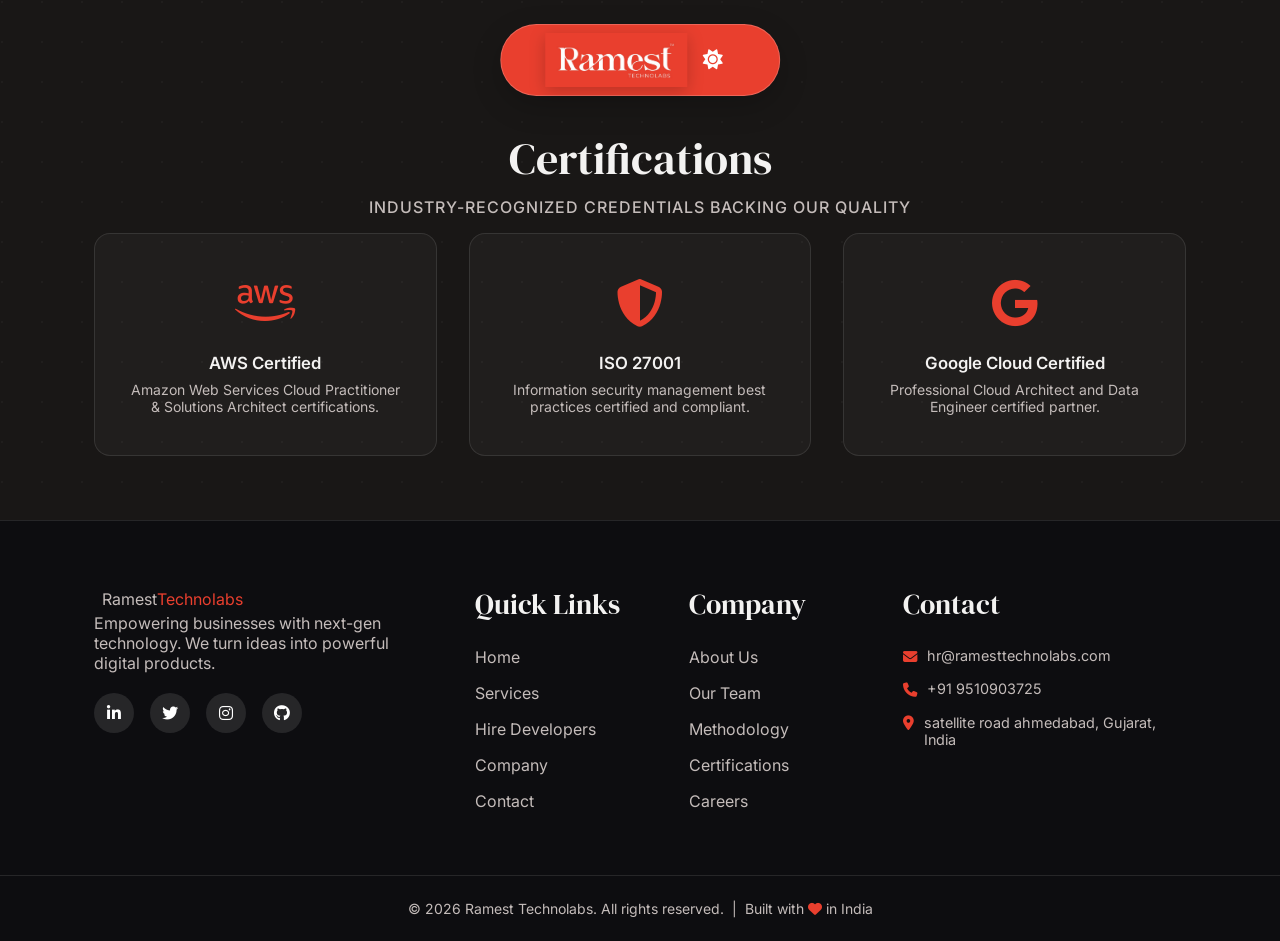
<file: certifications.html>
<!DOCTYPE html>
<html lang="en" data-theme="dark">

<head>
    <meta charset="UTF-8">
    <meta name="viewport" content="width=device-width, initial-scale=1.0">
    <title>Certifications | Ramest Technolabs</title>
    <meta name="description"
        content="Ramest Technolabs' industry-recognized certifications backing our commitment to quality and excellence.">
    <meta name="author" content="Ramest Technolabs">

                    <link rel="preconnect" href="https://fonts.googleapis.com">
    <link rel="preconnect" href="https://fonts.gstatic.com" crossorigin>
    <link
        href="https://fonts.googleapis.com/css2?family=DM+Serif+Display&family=Inter:wght@300;400;500;600;700&family=Outfit:wght@300;400;500;600;700&display=swap"
        rel="stylesheet">
    <link rel="stylesheet" href="styles/style.css">
    <link rel="stylesheet" href="https://cdnjs.cloudflare.com/ajax/libs/font-awesome/6.4.0/css/all.min.css">

    <style>
        .cert-grid {
            display: grid;
            grid-template-columns: repeat(3, 1fr);
            gap: 2rem;
        }

        .cert-card {
            background-color: var(--container-color);
            border: 1px solid var(--border-color);
            border-radius: 1rem;
            padding: 2.5rem 2rem;
            text-align: center;
            transition: .3s;
        }

        [data-theme="dark"] .cert-card {
            background-color: rgba(255, 255, 255, 0.03);
        }

        .cert-card:hover {
            border-color: var(--first-color);
            transform: translateY(-5px);
        }

        .cert-icon {
            font-size: 3rem;
            color: var(--first-color);
            margin-bottom: 1.25rem;
        }

        .cert-name {
            font-size: 1.05rem;
            font-weight: 600;
            margin-bottom: 0.5rem;
            color: var(--title-color);
        }

        .cert-body {
            font-size: var(--small-font-size);
            color: var(--text-color);
        }

        @media (max-width: 768px) {
            .cert-grid {
                grid-template-columns: 1fr 1fr;
            }
        }

        @media (max-width: 500px) {
            .cert-grid {
                grid-template-columns: 1fr;
            }
        }
    </style>
</head>

<body>
    <div class="bg-grid"></div>

    <header class="header" id="header">
        <div class="container nav-container">
            <a href="index.html" class="logo">
                <img src="assets/logo_final.png" alt="Ramest Technolabs Logo" class="logo-img">
            </a>

            <nav class="nav-menu" id="nav-menu">
                <ul class="nav-list">
                    <li class="nav-item"><a href="index.html" class="nav-link ">Home</a></li>
                    <li class="nav-item"><a href="services.html" class="nav-link ">Services</a></li>
                    <li class="nav-item"><a href="hire-developers.html" class="nav-link ">Hire Developers</a></li>
                    <li class="nav-item has-dropdown">
                        <a href="company.html" class="nav-link active dropdown-toggle">
                            Company <i class="fa-solid fa-chevron-down nav-link-arrow"></i>
                        </a>
                        <div class="dropdown-panel">
                            <p class="dropdown-header">Overview</p>
                            <div class="dropdown-grid">
                                <a href="about.html" class="dropdown-item">
                                    <i class="fa-solid fa-building-columns dropdown-item-icon"></i>
                                    <div class="dropdown-item-content">
                                        <div class="dropdown-item-title">About Us</div>
                                        <div class="dropdown-item-sub">Transforming challenges into opportunities with tech.</div>
                                    </div>
                                </a>
                                <a href="infrastructure.html" class="dropdown-item">
                                    <i class="fa-solid fa-server dropdown-item-icon"></i>
                                    <div class="dropdown-item-content">
                                        <div class="dropdown-item-title">Our Infrastructure</div>
                                        <div class="dropdown-item-sub">Tech capabilities for scalable and reliable solutions.</div>
                                    </div>
                                </a>
                                <a href="team.html" class="dropdown-item">
                                    <i class="fa-solid fa-people-group dropdown-item-icon"></i>
                                    <div class="dropdown-item-content">
                                        <div class="dropdown-item-title">Our Team</div>
                                        <div class="dropdown-item-sub">Dedicated experts transforming ideas into powerful digital solutions.</div>
                                    </div>
                                </a>
                                <a href="methodology.html" class="dropdown-item">
                                    <i class="fa-solid fa-diagram-project dropdown-item-icon"></i>
                                    <div class="dropdown-item-content">
                                        <div class="dropdown-item-title">Development Methodology</div>
                                        <div class="dropdown-item-sub">Seamless development with a focus on quality and speed.</div>
                                    </div>
                                </a>
                                <a href="certifications.html" class="dropdown-item">
                                    <i class="fa-solid fa-award dropdown-item-icon"></i>
                                    <div class="dropdown-item-content">
                                        <div class="dropdown-item-title">Certifications</div>
                                        <div class="dropdown-item-sub">Industry-recognized certifications backing our quality.</div>
                                    </div>
                                </a>
                                <a href="careers.html" class="dropdown-item">
                                    <i class="fa-solid fa-briefcase dropdown-item-icon"></i>
                                    <div class="dropdown-item-content">
                                        <div class="dropdown-item-title">Career Overview</div>
                                        <div class="dropdown-item-sub">Grow with us and build rewarding careers.</div>
                                    </div>
                                </a>
                                <a href="contact.html" class="dropdown-item">
                                    <i class="fa-solid fa-envelope-open-text dropdown-item-icon"></i>
                                    <div class="dropdown-item-content">
                                        <div class="dropdown-item-title">Contact Us</div>
                                        <div class="dropdown-item-sub">Connect with Ramest to bring your tech ideas to life.</div>
                                    </div>
                                </a>
                            </div>
                        </div>
                    </li>
                </ul>
                <div class="nav-close" id="nav-close">
                    <i class="fa-solid fa-xmark"></i>
                </div>
            </nav>

            <div class="nav-btns">
                <button class="theme-toggle" id="theme-toggle" aria-label="Toggle Theme">
                    <i class="fa-solid fa-sun" id="theme-icon"></i>
                </button>
                <div class="nav-toggle" id="nav-toggle">
                    <i class="fa-solid fa-bars"></i>
                </div>
            </div>
        </div>
    </header>

    <main class="main">
        <section class="section" style="padding-top: 8rem;">
            <div class="container">
                <div class="section-header">
                    <h2 class="section-title">Certifications</h2>
                    <p class="section-subtitle">Industry-recognized credentials backing our quality</p>
                </div>
                <div class="cert-grid">
                    <div class="cert-card">
                        <div class="cert-icon"><i class="fa-brands fa-aws"></i></div>
                        <div class="cert-name">AWS Certified</div>
                        <div class="cert-body">Amazon Web Services Cloud Practitioner & Solutions Architect
                            certifications.</div>
                    </div>
                    <div class="cert-card">
                        <div class="cert-icon"><i class="fa-solid fa-shield-halved"></i></div>
                        <div class="cert-name">ISO 27001</div>
                        <div class="cert-body">Information security management best practices certified and compliant.
                        </div>
                    </div>
                    <div class="cert-card">
                        <div class="cert-icon"><i class="fa-brands fa-google"></i></div>
                        <div class="cert-name">Google Cloud Certified</div>
                        <div class="cert-body">Professional Cloud Architect and Data Engineer certified partner.</div>
                    </div>
                </div>
            </div>
        </section>
    </main>

                    <footer class="footer">
        <div class="container footer-container footer-container-4">
            <div class="footer-col">
                <a href="index.html" class="logo footer-logo">Ramest <span class="highlight">Technolabs</span></a>
                <p class="footer-text">Empowering businesses with next-gen technology. We turn ideas into powerful
                    digital products.</p>
                <div class="social-links" style="margin-top:1.25rem;">
                    <a href="#" aria-label="LinkedIn"><i class="fa-brands fa-linkedin-in"></i></a>
                    <a href="#" aria-label="Twitter"><i class="fa-brands fa-twitter"></i></a>
                    <a href="#" aria-label="Instagram"><i class="fa-brands fa-instagram"></i></a>
                    <a href="#" aria-label="GitHub"><i class="fa-brands fa-github"></i></a>
                </div>
            </div>
            <div class="footer-col">
                <h3 class="footer-title">Quick Links</h3>
                <ul class="footer-links">
                    <li><a href="index.html">Home</a></li>
                    <li><a href="services.html">Services</a></li>
                    <li><a href="hire-developers.html">Hire Developers</a></li>
                    <li><a href="company.html">Company</a></li>
                    <li><a href="contact.html">Contact</a></li>
                </ul>
            </div>
            <div class="footer-col">
                <h3 class="footer-title">Company</h3>
                <ul class="footer-links">
                    <li><a href="about.html">About Us</a></li>
                    <li><a href="team.html">Our Team</a></li>
                    <li><a href="methodology.html">Methodology</a></li>
                    <li><a href="certifications.html">Certifications</a></li>
                    <li><a href="careers.html">Careers</a></li>
                </ul>
            </div>
            <div class="footer-col">
                <h3 class="footer-title">Contact</h3>
                <ul class="footer-links footer-contact">
                    <li><i class="fa-solid fa-envelope"></i> hr@ramesttechnolabs.com</li>
                    <li><i class="fa-solid fa-phone"></i> +91 9510903725</li>
                    <li><i class="fa-solid fa-location-dot"></i> satellite road ahmedabad, Gujarat, India</li>
                </ul>
            </div>
        </div>
        <div class="footer-bottom">
            <p>&copy; 2026 Ramest Technolabs. All rights reserved. &nbsp;|&nbsp; Built with <i class="fa-solid fa-heart"
                    style="color:var(--first-color);"></i> in India</p>
        </div>
    </footer>

    <script src="scripts/main.js"></script>
    <script src="scripts/animations.js"></script>
</body>

</html>
</file>
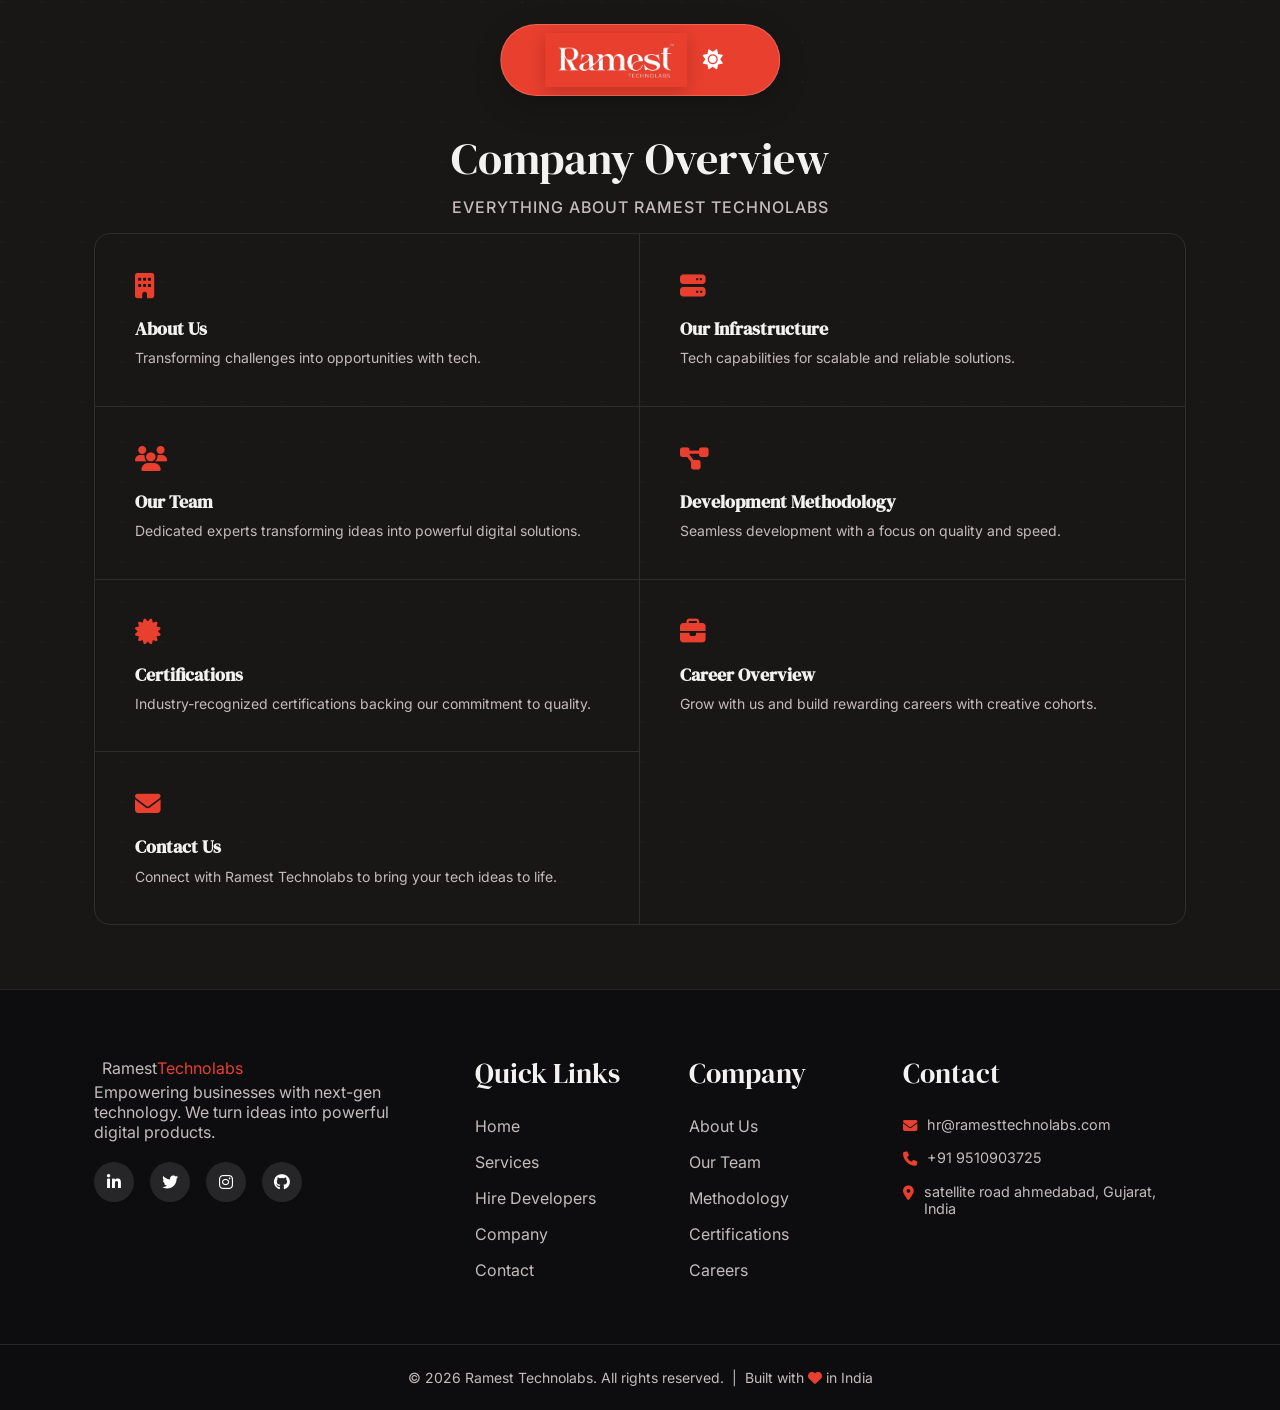
<file: company.html>
<!DOCTYPE html>
<html lang="en" data-theme="dark">

<head>
    <meta charset="UTF-8">
    <meta name="viewport" content="width=device-width, initial-scale=1.0">
    <title>Company | Ramest Technolabs</title>
    <meta name="description"
        content="Learn about Ramest Technolabs — our team, infrastructure, certifications, alliances, and development methodology.">
    <meta name="author" content="Ramest Technolabs">

        <link rel="preconnect" href="https://fonts.googleapis.com">
    <link rel="preconnect" href="https://fonts.gstatic.com" crossorigin>
    <link
        href="https://fonts.googleapis.com/css2?family=DM+Serif+Display&family=Inter:wght@300;400;500;600;700&family=Outfit:wght@300;400;500;600;700&display=swap"
        rel="stylesheet">
    <link rel="stylesheet" href="styles/style.css">
    <link rel="stylesheet" href="https://cdnjs.cloudflare.com/ajax/libs/font-awesome/6.4.0/css/all.min.css">

    <style>
        /* Company overview grid */
        .company-overview-grid {
            display: grid;
            grid-template-columns: 1fr 1fr;
            gap: 0;
            border: 1px solid var(--border-color);
            border-radius: 1rem;
            overflow: hidden;
        }

        .company-overview-item {
            display: block;
            padding: 2.25rem 2.5rem;
            border-bottom: 1px solid var(--border-color);
            border-right: 1px solid var(--border-color);
            transition: background 0.25s, padding-left 0.25s;
            position: relative;
        }

        .company-overview-item:nth-child(even) {
            border-right: none;
        }

        .company-overview-item:nth-last-child(-n+2) {
            border-bottom: none;
        }

        .company-overview-item:hover {
            background-color: rgba(233, 63, 46, 0.04);
            padding-left: 3rem;
        }

        [data-theme="dark"] .company-overview-item:hover {
            background-color: rgba(233, 63, 46, 0.07);
        }

        .company-overview-item-icon {
            font-size: 1.6rem;
            color: var(--first-color);
            margin-bottom: 1rem;
        }

        .company-overview-item h3 {
            font-size: 1.1rem;
            font-weight: 600;
            margin-bottom: 0.4rem;
            color: var(--title-color);
            transition: color 0.2s;
        }

        .company-overview-item:hover h3 {
            color: var(--first-color);
        }

        .company-overview-item p {
            font-size: var(--small-font-size);
            color: var(--text-color);
            line-height: 1.6;
        }

        .company-overview-item .item-arrow {
            position: absolute;
            right: 1.5rem;
            top: 50%;
            transform: translateY(-50%);
            font-size: 0.9rem;
            color: var(--text-color-light);
            opacity: 0;
            transition: opacity 0.2s, right 0.2s;
        }

        .company-overview-item:hover .item-arrow {
            opacity: 1;
            right: 1.25rem;
        }

        @media (max-width: 640px) {
            .company-overview-grid {
                grid-template-columns: 1fr;
            }

            .company-overview-item {
                border-right: none;
            }

            .company-overview-item:nth-last-child(-n+2) {
                border-bottom: 1px solid var(--border-color);
            }

            .company-overview-item:last-child {
                border-bottom: none;
            }
        }
    </style>
</head>

<body>
    <div class="bg-grid"></div>

    <header class="header" id="header">
        <div class="container nav-container">
            <a href="index.html" class="logo">
                <img src="assets/logo_final.png" alt="Ramest Technolabs Logo" class="logo-img">
            </a>

            <nav class="nav-menu" id="nav-menu">
                <ul class="nav-list">
                    <li class="nav-item"><a href="index.html" class="nav-link ">Home</a></li>
                    <li class="nav-item"><a href="services.html" class="nav-link ">Services</a></li>
                    <li class="nav-item"><a href="hire-developers.html" class="nav-link ">Hire Developers</a></li>
                    <li class="nav-item has-dropdown">
                        <a href="company.html" class="nav-link active dropdown-toggle">
                            Company <i class="fa-solid fa-chevron-down nav-link-arrow"></i>
                        </a>
                        <div class="dropdown-panel">
                            <p class="dropdown-header">Overview</p>
                            <div class="dropdown-grid">
                                <a href="about.html" class="dropdown-item">
                                    <i class="fa-solid fa-building-columns dropdown-item-icon"></i>
                                    <div class="dropdown-item-content">
                                        <div class="dropdown-item-title">About Us</div>
                                        <div class="dropdown-item-sub">Transforming challenges into opportunities with tech.</div>
                                    </div>
                                </a>
                                <a href="infrastructure.html" class="dropdown-item">
                                    <i class="fa-solid fa-server dropdown-item-icon"></i>
                                    <div class="dropdown-item-content">
                                        <div class="dropdown-item-title">Our Infrastructure</div>
                                        <div class="dropdown-item-sub">Tech capabilities for scalable and reliable solutions.</div>
                                    </div>
                                </a>
                                <a href="team.html" class="dropdown-item">
                                    <i class="fa-solid fa-people-group dropdown-item-icon"></i>
                                    <div class="dropdown-item-content">
                                        <div class="dropdown-item-title">Our Team</div>
                                        <div class="dropdown-item-sub">Dedicated experts transforming ideas into powerful digital solutions.</div>
                                    </div>
                                </a>
                                <a href="methodology.html" class="dropdown-item">
                                    <i class="fa-solid fa-diagram-project dropdown-item-icon"></i>
                                    <div class="dropdown-item-content">
                                        <div class="dropdown-item-title">Development Methodology</div>
                                        <div class="dropdown-item-sub">Seamless development with a focus on quality and speed.</div>
                                    </div>
                                </a>
                                <a href="certifications.html" class="dropdown-item">
                                    <i class="fa-solid fa-award dropdown-item-icon"></i>
                                    <div class="dropdown-item-content">
                                        <div class="dropdown-item-title">Certifications</div>
                                        <div class="dropdown-item-sub">Industry-recognized certifications backing our quality.</div>
                                    </div>
                                </a>
                                <a href="careers.html" class="dropdown-item">
                                    <i class="fa-solid fa-briefcase dropdown-item-icon"></i>
                                    <div class="dropdown-item-content">
                                        <div class="dropdown-item-title">Career Overview</div>
                                        <div class="dropdown-item-sub">Grow with us and build rewarding careers.</div>
                                    </div>
                                </a>
                                <a href="contact.html" class="dropdown-item">
                                    <i class="fa-solid fa-envelope-open-text dropdown-item-icon"></i>
                                    <div class="dropdown-item-content">
                                        <div class="dropdown-item-title">Contact Us</div>
                                        <div class="dropdown-item-sub">Connect with Ramest to bring your tech ideas to life.</div>
                                    </div>
                                </a>
                            </div>
                        </div>
                    </li>
                </ul>
                <div class="nav-close" id="nav-close">
                    <i class="fa-solid fa-xmark"></i>
                </div>
            </nav>

            <div class="nav-btns">
                <button class="theme-toggle" id="theme-toggle" aria-label="Toggle Theme">
                    <i class="fa-solid fa-sun" id="theme-icon"></i>
                </button>
                <div class="nav-toggle" id="nav-toggle">
                    <i class="fa-solid fa-bars"></i>
                </div>
            </div>
        </div>
    </header>

    <main class="main">
        <section class="section" id="company" style="padding-top: 8rem;">
            <div class="container">
                <div class="section-header">
                    <h2 class="section-title">Company Overview</h2>
                    <p class="section-subtitle">Everything about Ramest Technolabs</p>
                </div>

                <div class="company-overview-grid">
                    <!-- About Us -->
                    <a href="about.html" class="company-overview-item">
                        <div class="company-overview-item-icon"><i class="fa-solid fa-building"></i></div>
                        <h3>About Us</h3>
                        <p>Transforming challenges into opportunities with tech.</p>
                        <i class="fa-solid fa-arrow-right item-arrow"></i>
                    </a>

                    <!-- Our Infrastructure -->
                    <a href="infrastructure.html" class="company-overview-item">
                        <div class="company-overview-item-icon"><i class="fa-solid fa-server"></i></div>
                        <h3>Our Infrastructure</h3>
                        <p>Tech capabilities for scalable and reliable solutions.</p>
                        <i class="fa-solid fa-arrow-right item-arrow"></i>
                    </a>

                    <!-- Our Team -->
                    <a href="team.html" class="company-overview-item">
                        <div class="company-overview-item-icon"><i class="fa-solid fa-users"></i></div>
                        <h3>Our Team</h3>
                        <p>Dedicated experts transforming ideas into powerful digital solutions.</p>
                        <i class="fa-solid fa-arrow-right item-arrow"></i>
                    </a>

                    <!-- Development Methodology -->
                    <a href="methodology.html" class="company-overview-item">
                        <div class="company-overview-item-icon"><i class="fa-solid fa-diagram-project"></i></div>
                        <h3>Development Methodology</h3>
                        <p>Seamless development with a focus on quality and speed.</p>
                        <i class="fa-solid fa-arrow-right item-arrow"></i>
                    </a>

                    <!-- Certifications -->
                    <a href="certifications.html" class="company-overview-item">
                        <div class="company-overview-item-icon"><i class="fa-solid fa-certificate"></i></div>
                        <h3>Certifications</h3>
                        <p>Industry-recognized certifications backing our commitment to quality.</p>
                        <i class="fa-solid fa-arrow-right item-arrow"></i>
                    </a>

                    <!-- Career Overview -->
                    <a href="careers.html" class="company-overview-item">
                        <div class="company-overview-item-icon"><i class="fa-solid fa-briefcase"></i></div>
                        <h3>Career Overview</h3>
                        <p>Grow with us and build rewarding careers with creative cohorts.</p>
                        <i class="fa-solid fa-arrow-right item-arrow"></i>
                    </a>

                    <!-- Contact Us -->
                    <a href="contact.html" class="company-overview-item">
                        <div class="company-overview-item-icon"><i class="fa-solid fa-envelope"></i></div>
                        <h3>Contact Us</h3>
                        <p>Connect with Ramest Technolabs to bring your tech ideas to life.</p>
                        <i class="fa-solid fa-arrow-right item-arrow"></i>
                    </a>
                </div>
            </div>
        </section>
    </main>

        <footer class="footer">
        <div class="container footer-container footer-container-4">
            <div class="footer-col">
                <a href="index.html" class="logo footer-logo">Ramest <span class="highlight">Technolabs</span></a>
                <p class="footer-text">Empowering businesses with next-gen technology. We turn ideas into powerful
                    digital products.</p>
                <div class="social-links" style="margin-top:1.25rem;">
                    <a href="#" aria-label="LinkedIn"><i class="fa-brands fa-linkedin-in"></i></a>
                    <a href="#" aria-label="Twitter"><i class="fa-brands fa-twitter"></i></a>
                    <a href="#" aria-label="Instagram"><i class="fa-brands fa-instagram"></i></a>
                    <a href="#" aria-label="GitHub"><i class="fa-brands fa-github"></i></a>
                </div>
            </div>
            <div class="footer-col">
                <h3 class="footer-title">Quick Links</h3>
                <ul class="footer-links">
                    <li><a href="index.html">Home</a></li>
                    <li><a href="services.html">Services</a></li>
                    <li><a href="hire-developers.html">Hire Developers</a></li>
                    <li><a href="company.html">Company</a></li>
                    <li><a href="contact.html">Contact</a></li>
                </ul>
            </div>
            <div class="footer-col">
                <h3 class="footer-title">Company</h3>
                <ul class="footer-links">
                    <li><a href="about.html">About Us</a></li>
                    <li><a href="team.html">Our Team</a></li>
                    <li><a href="methodology.html">Methodology</a></li>
                    <li><a href="certifications.html">Certifications</a></li>
                    <li><a href="careers.html">Careers</a></li>
                </ul>
            </div>
            <div class="footer-col">
                <h3 class="footer-title">Contact</h3>
                <ul class="footer-links footer-contact">
                    <li><i class="fa-solid fa-envelope"></i> hr@ramesttechnolabs.com</li>
                    <li><i class="fa-solid fa-phone"></i> +91 9510903725</li>
                    <li><i class="fa-solid fa-location-dot"></i> satellite road ahmedabad, Gujarat, India</li>
                </ul>
            </div>
        </div>
        <div class="footer-bottom">
            <p>&copy; 2026 Ramest Technolabs. All rights reserved. &nbsp;|&nbsp; Built with <i class="fa-solid fa-heart"
                    style="color:var(--first-color);"></i> in India</p>
        </div>
    </footer>

    <script src="scripts/main.js"></script>
    <script src="scripts/animations.js"></script>
</body>

</html>
</file>
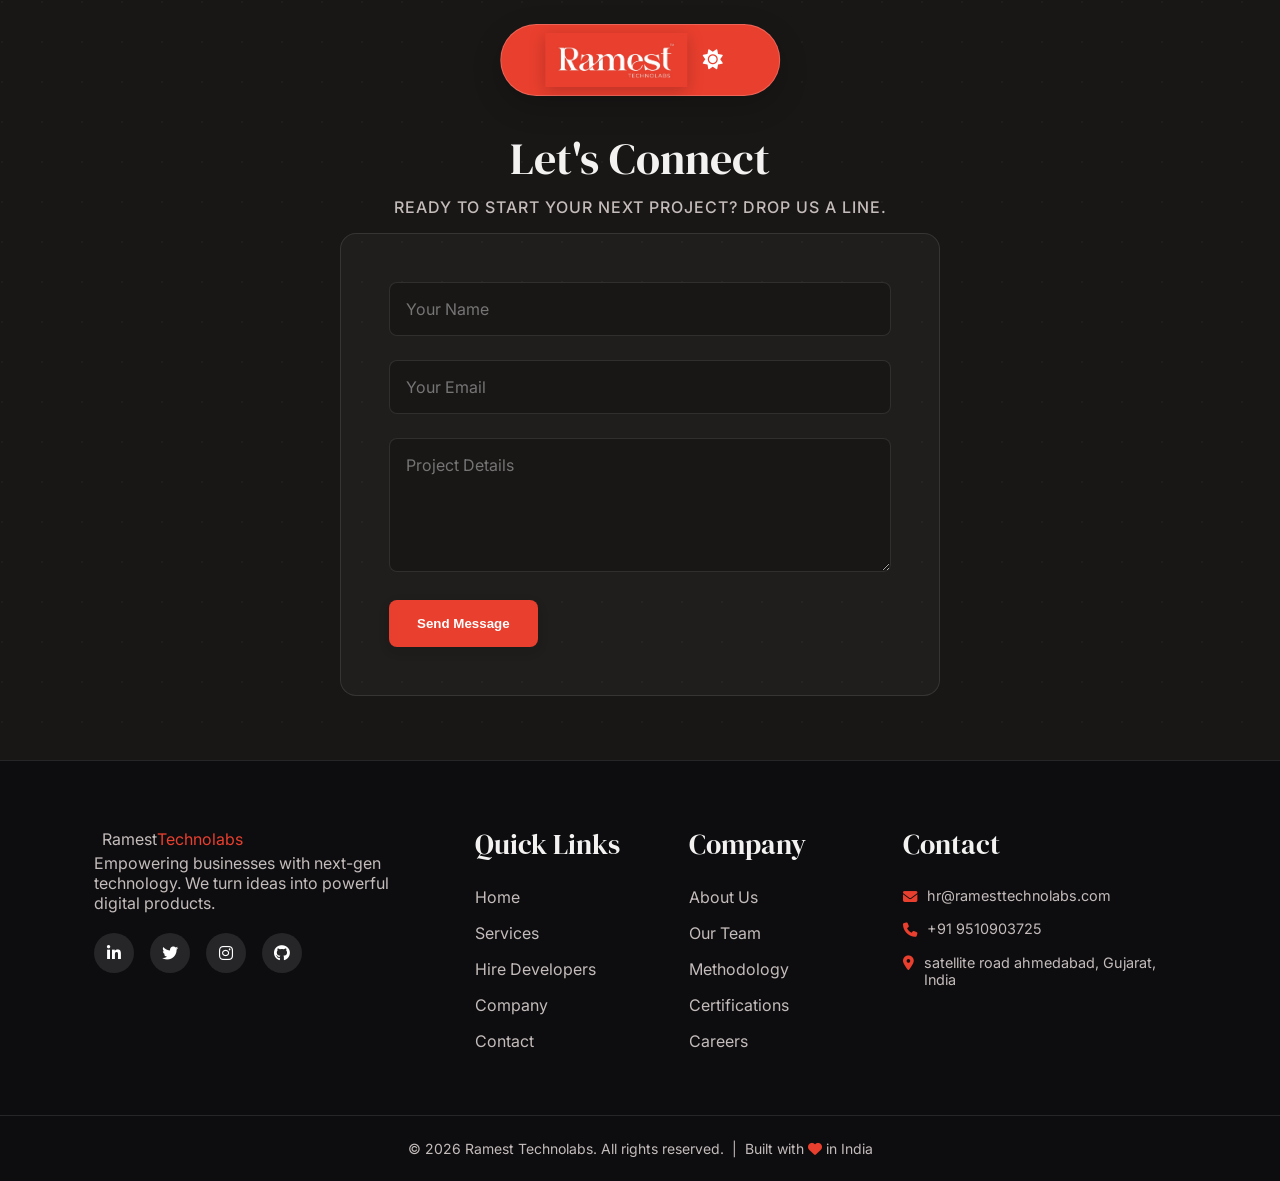
<file: contact.html>
<!DOCTYPE html>
<html lang="en" data-theme="dark">

<head>
    <meta charset="UTF-8">
    <meta name="viewport" content="width=device-width, initial-scale=1.0">
    <title>Contact Us | Ramest Technolabs</title>
    <meta name="description" content="Get in touch with Ramest Technolabs for your next project.">

                    <link rel="preconnect" href="https://fonts.googleapis.com">
    <link rel="preconnect" href="https://fonts.gstatic.com" crossorigin>
    <link
        href="https://fonts.googleapis.com/css2?family=DM+Serif+Display&family=Inter:wght@300;400;500;600;700&family=Outfit:wght@300;400;500;600;700&display=swap"
        rel="stylesheet">
    <link rel="stylesheet" href="styles/style.css">
    <link rel="stylesheet" href="https://cdnjs.cloudflare.com/ajax/libs/font-awesome/6.4.0/css/all.min.css">
</head>

<body>
    <div class="bg-grid"></div>

    <header class="header" id="header">
        <div class="container nav-container">
            <a href="index.html" class="logo">
                <img src="assets/logo_final.png" alt="Ramest Technolabs Logo" class="logo-img">
            </a>

            <nav class="nav-menu" id="nav-menu">
                <ul class="nav-list">
                    <li class="nav-item"><a href="index.html" class="nav-link ">Home</a></li>
                    <li class="nav-item"><a href="services.html" class="nav-link ">Services</a></li>
                    <li class="nav-item"><a href="hire-developers.html" class="nav-link ">Hire Developers</a></li>
                    <li class="nav-item has-dropdown">
                        <a href="company.html" class="nav-link  dropdown-toggle">
                            Company <i class="fa-solid fa-chevron-down nav-link-arrow"></i>
                        </a>
                        <div class="dropdown-panel">
                            <p class="dropdown-header">Overview</p>
                            <div class="dropdown-grid">
                                <a href="about.html" class="dropdown-item">
                                    <i class="fa-solid fa-building-columns dropdown-item-icon"></i>
                                    <div class="dropdown-item-content">
                                        <div class="dropdown-item-title">About Us</div>
                                        <div class="dropdown-item-sub">Transforming challenges into opportunities with tech.</div>
                                    </div>
                                </a>
                                <a href="infrastructure.html" class="dropdown-item">
                                    <i class="fa-solid fa-server dropdown-item-icon"></i>
                                    <div class="dropdown-item-content">
                                        <div class="dropdown-item-title">Our Infrastructure</div>
                                        <div class="dropdown-item-sub">Tech capabilities for scalable and reliable solutions.</div>
                                    </div>
                                </a>
                                <a href="team.html" class="dropdown-item">
                                    <i class="fa-solid fa-people-group dropdown-item-icon"></i>
                                    <div class="dropdown-item-content">
                                        <div class="dropdown-item-title">Our Team</div>
                                        <div class="dropdown-item-sub">Dedicated experts transforming ideas into powerful digital solutions.</div>
                                    </div>
                                </a>
                                <a href="methodology.html" class="dropdown-item">
                                    <i class="fa-solid fa-diagram-project dropdown-item-icon"></i>
                                    <div class="dropdown-item-content">
                                        <div class="dropdown-item-title">Development Methodology</div>
                                        <div class="dropdown-item-sub">Seamless development with a focus on quality and speed.</div>
                                    </div>
                                </a>
                                <a href="certifications.html" class="dropdown-item">
                                    <i class="fa-solid fa-award dropdown-item-icon"></i>
                                    <div class="dropdown-item-content">
                                        <div class="dropdown-item-title">Certifications</div>
                                        <div class="dropdown-item-sub">Industry-recognized certifications backing our quality.</div>
                                    </div>
                                </a>
                                <a href="careers.html" class="dropdown-item">
                                    <i class="fa-solid fa-briefcase dropdown-item-icon"></i>
                                    <div class="dropdown-item-content">
                                        <div class="dropdown-item-title">Career Overview</div>
                                        <div class="dropdown-item-sub">Grow with us and build rewarding careers.</div>
                                    </div>
                                </a>
                                <a href="contact.html" class="dropdown-item">
                                    <i class="fa-solid fa-envelope-open-text dropdown-item-icon"></i>
                                    <div class="dropdown-item-content">
                                        <div class="dropdown-item-title">Contact Us</div>
                                        <div class="dropdown-item-sub">Connect with Ramest to bring your tech ideas to life.</div>
                                    </div>
                                </a>
                            </div>
                        </div>
                    </li>
                </ul>
                <div class="nav-close" id="nav-close">
                    <i class="fa-solid fa-xmark"></i>
                </div>
            </nav>

            <div class="nav-btns">
                <button class="theme-toggle" id="theme-toggle" aria-label="Toggle Theme">
                    <i class="fa-solid fa-sun" id="theme-icon"></i>
                </button>
                <div class="nav-toggle" id="nav-toggle">
                    <i class="fa-solid fa-bars"></i>
                </div>
            </div>
        </div>
    </header>

    <main class="main">
        <!-- CONTACT SECTION -->
        <section class="contact section" id="contact" style="padding-top: 8rem;">
            <div class="container">
                <div class="section-header">
                    <h2 class="section-title">Let's Connect</h2>
                    <p class="section-subtitle">Ready to start your next project? Drop us a line.</p>
                </div>

                <div class="contact-container">
                    <form action="" class="contact-form">
                        <div class="form-group">
                            <input type="text" placeholder="Your Name" class="form-input">
                        </div>
                        <div class="form-group">
                            <input type="email" placeholder="Your Email" class="form-input">
                        </div>
                        <div class="form-group">
                            <textarea placeholder="Project Details" rows="5" class="form-input"></textarea>
                        </div>
                        <button type="submit" class="button button-primary">Send Message</button>
                    </form>
                </div>
            </div>
        </section>
    </main>

                    <footer class="footer">
        <div class="container footer-container footer-container-4">
            <div class="footer-col">
                <a href="index.html" class="logo footer-logo">Ramest <span class="highlight">Technolabs</span></a>
                <p class="footer-text">Empowering businesses with next-gen technology. We turn ideas into powerful
                    digital products.</p>
                <div class="social-links" style="margin-top:1.25rem;">
                    <a href="#" aria-label="LinkedIn"><i class="fa-brands fa-linkedin-in"></i></a>
                    <a href="#" aria-label="Twitter"><i class="fa-brands fa-twitter"></i></a>
                    <a href="#" aria-label="Instagram"><i class="fa-brands fa-instagram"></i></a>
                    <a href="#" aria-label="GitHub"><i class="fa-brands fa-github"></i></a>
                </div>
            </div>
            <div class="footer-col">
                <h3 class="footer-title">Quick Links</h3>
                <ul class="footer-links">
                    <li><a href="index.html">Home</a></li>
                    <li><a href="services.html">Services</a></li>
                    <li><a href="hire-developers.html">Hire Developers</a></li>
                    <li><a href="company.html">Company</a></li>
                    <li><a href="contact.html">Contact</a></li>
                </ul>
            </div>
            <div class="footer-col">
                <h3 class="footer-title">Company</h3>
                <ul class="footer-links">
                    <li><a href="about.html">About Us</a></li>
                    <li><a href="team.html">Our Team</a></li>
                    <li><a href="methodology.html">Methodology</a></li>
                    <li><a href="certifications.html">Certifications</a></li>
                    <li><a href="careers.html">Careers</a></li>
                </ul>
            </div>
            <div class="footer-col">
                <h3 class="footer-title">Contact</h3>
                <ul class="footer-links footer-contact">
                    <li><i class="fa-solid fa-envelope"></i> hr@ramesttechnolabs.com</li>
                    <li><i class="fa-solid fa-phone"></i> +91 9510903725</li>
                    <li><i class="fa-solid fa-location-dot"></i> satellite road ahmedabad, Gujarat, India</li>
                </ul>
            </div>
        </div>
        <div class="footer-bottom">
            <p>&copy; 2026 Ramest Technolabs. All rights reserved. &nbsp;|&nbsp; Built with <i class="fa-solid fa-heart"
                    style="color:var(--first-color);"></i> in India</p>
        </div>
    </footer>

    <script src="scripts/main.js"></script>
    <script src="scripts/animations.js"></script>
</body>

</html>
</file>
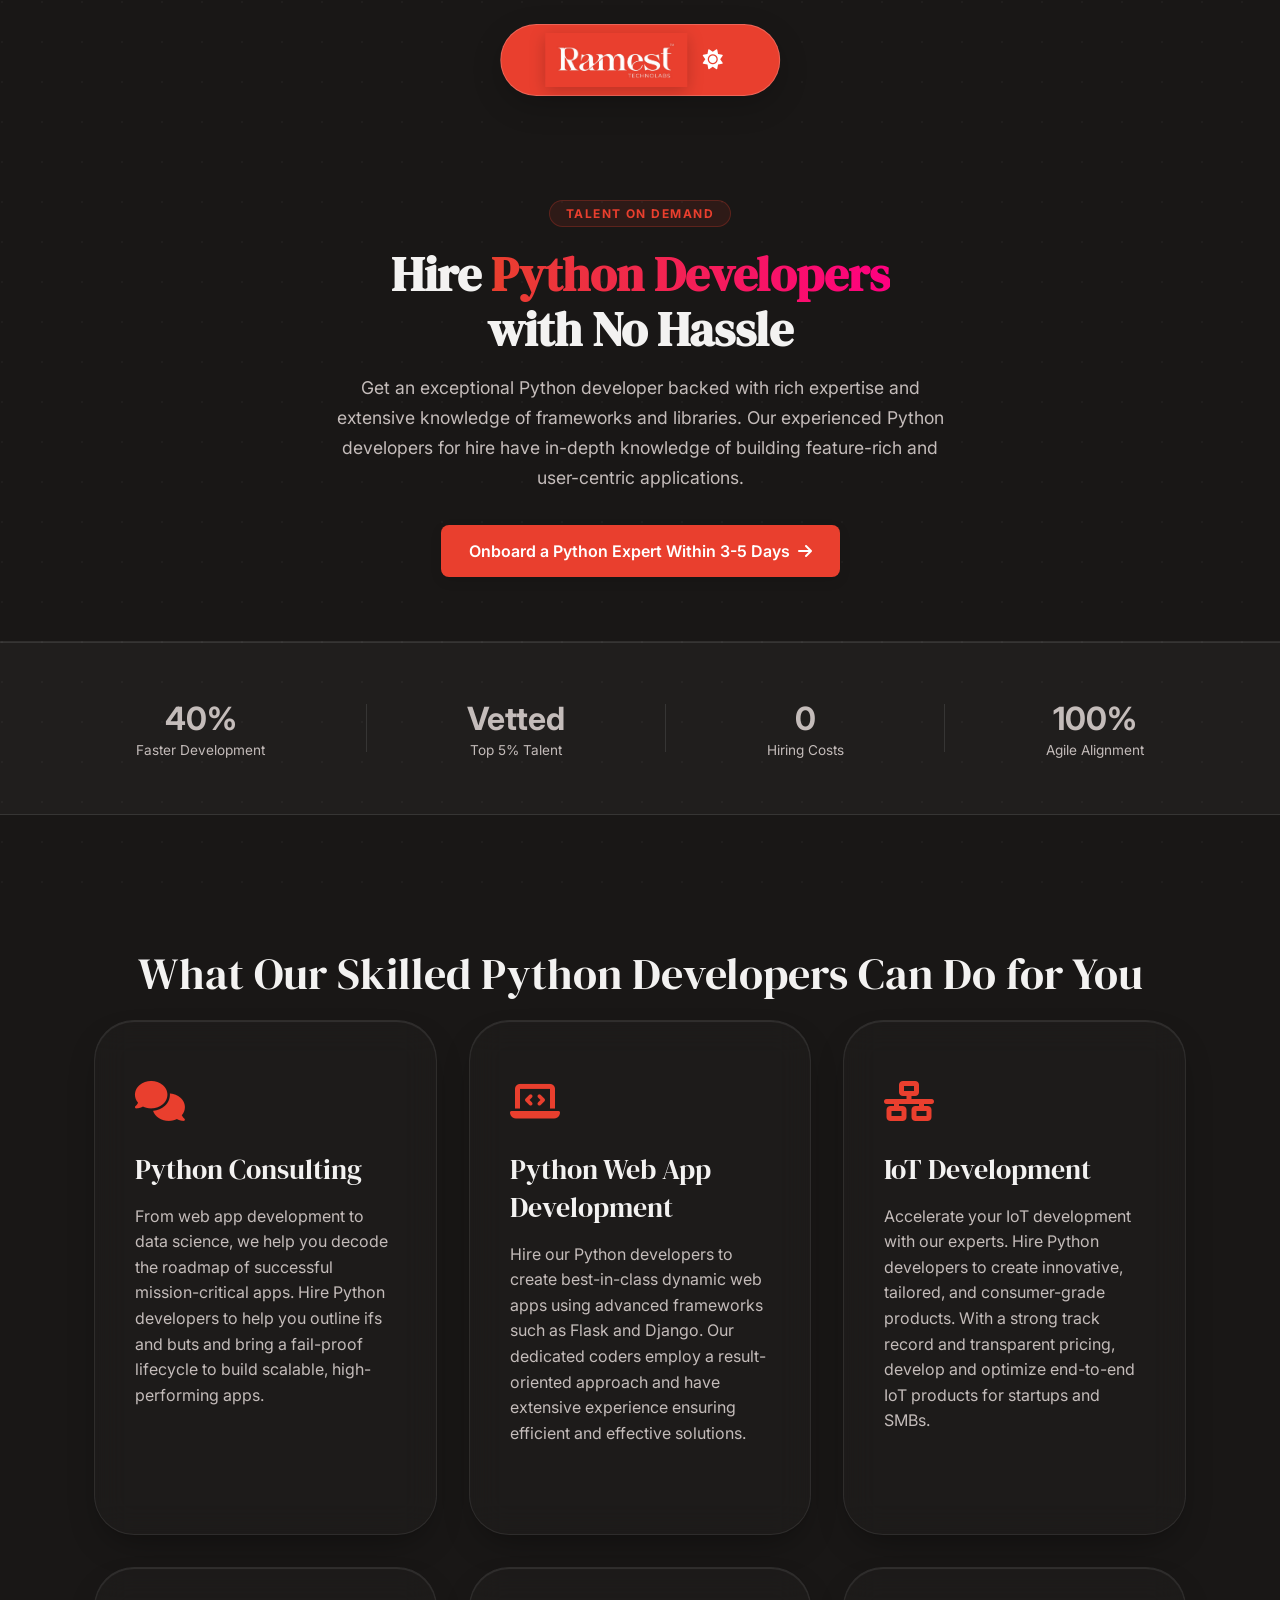
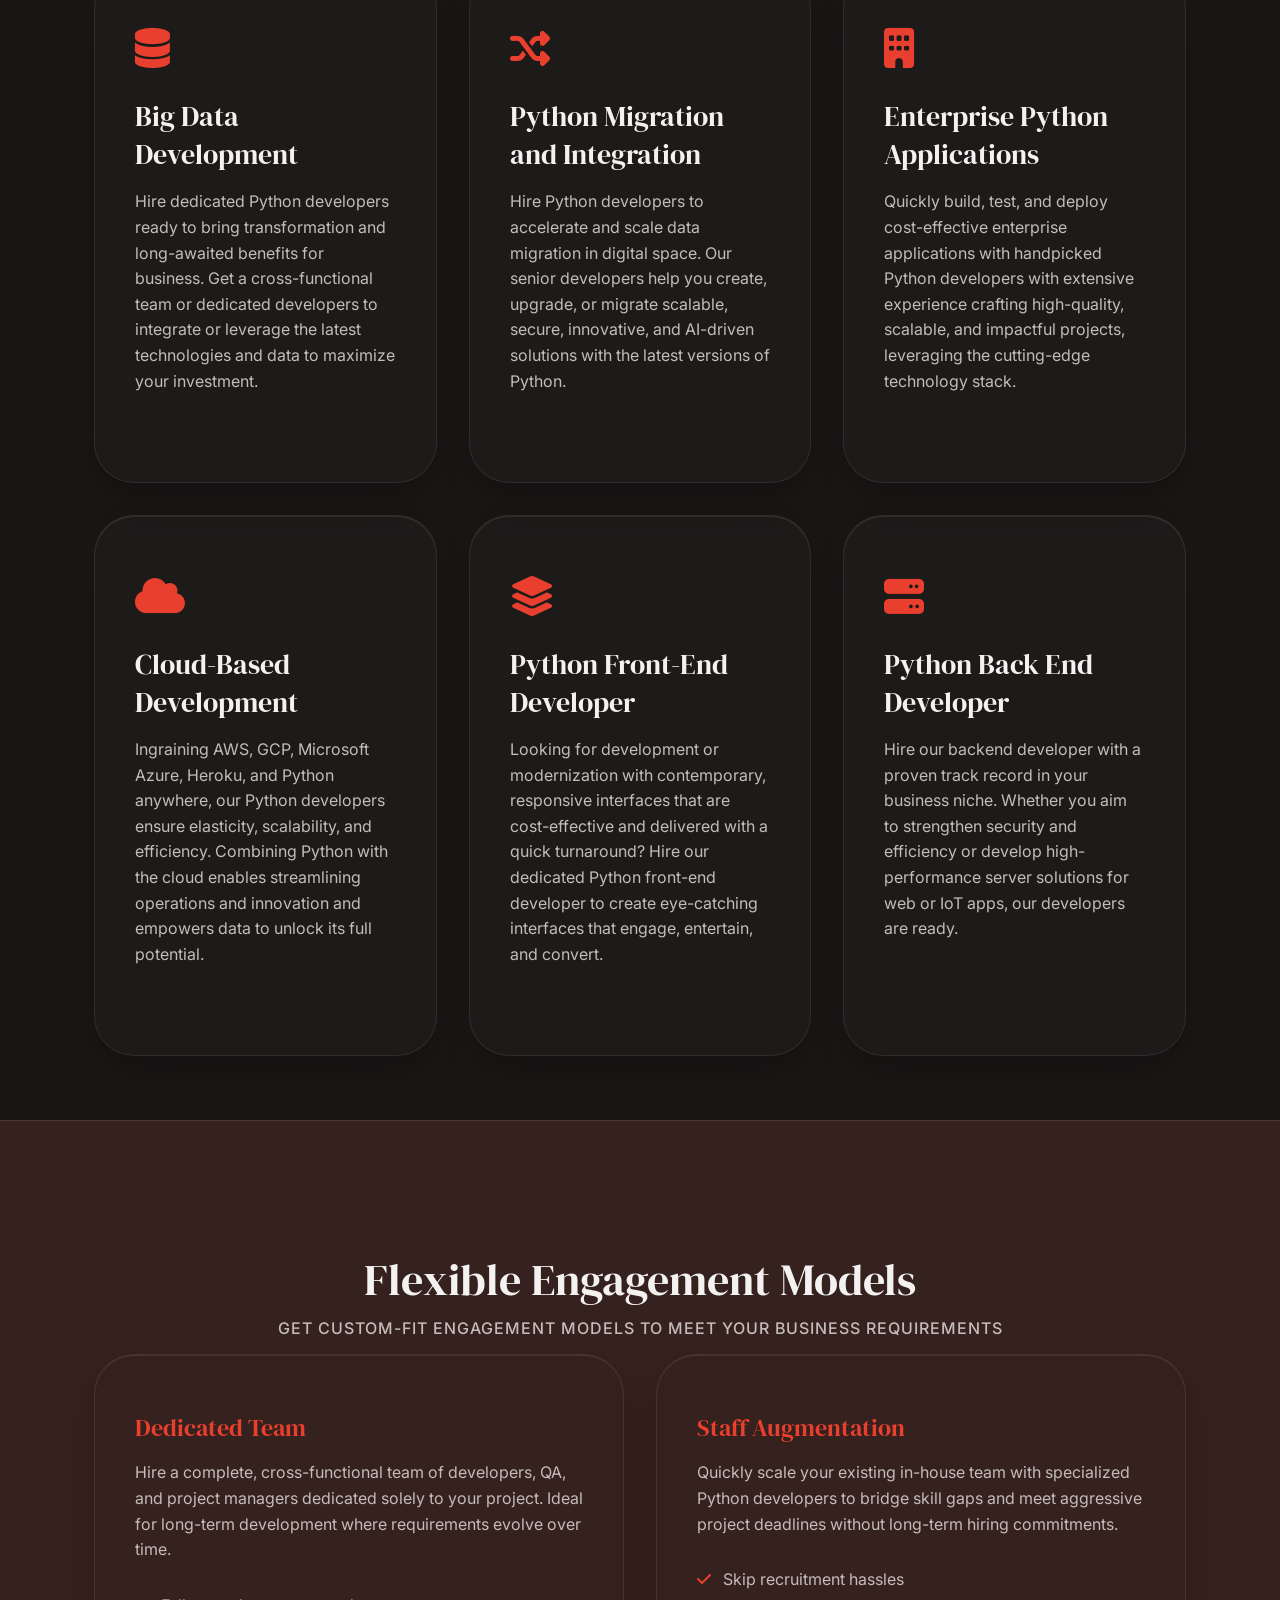
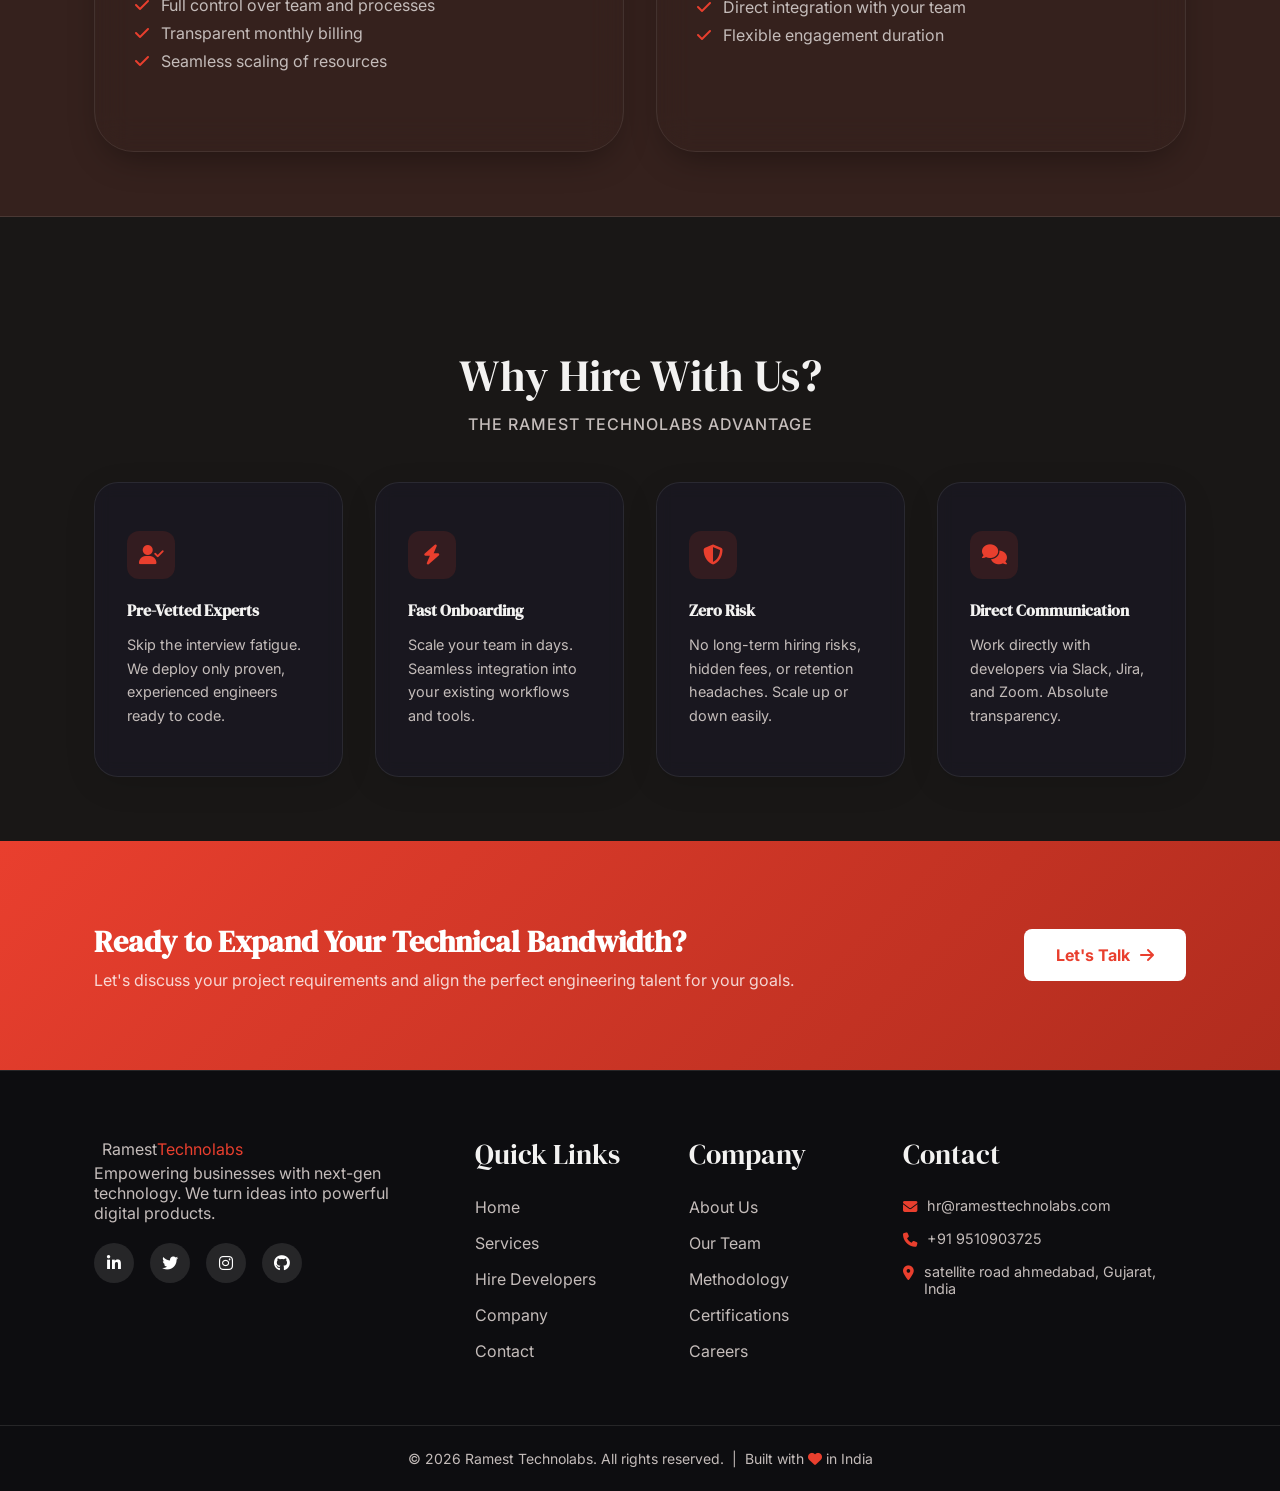
<file: hire-developers.html>
<!DOCTYPE html>
<html lang="en" data-theme="dark">

<head>
    <meta charset="UTF-8">
    <meta name="viewport" content="width=device-width, initial-scale=1.0">
    <title>Hire Python Developers | Ramest Technolabs</title>
    <meta name="description"
        content="Hire Python Developers with No Hassle. Get an exceptional Python developer backed with rich expertise and extensive knowledge of frameworks and libraries.">
    <meta name="keywords"
        content="Hire Python Developers, Python Web App Development, IoT Development in Python, Big Data Python, Python Migration, Ramest Technolabs">
    <meta name="author" content="Ramest Technolabs">

    <!-- Open Graph / Facebook -->
    <meta property="og:type" content="website">
    <meta property="og:url" content="https://www.ramesttechnolabs.com/hire-developers.html">
    <meta property="og:title" content="Hire Python Developers with No Hassle | Ramest Technolabs">
    <meta property="og:description"
        content="Get an exceptional Python developer backed with rich expertise and extensive knowledge of frameworks and libraries.">
    <meta property="og:image" content="assets/og-image.jpg">

                    <link rel="preconnect" href="https://fonts.googleapis.com">
    <link rel="preconnect" href="https://fonts.gstatic.com" crossorigin>
    <link
        href="https://fonts.googleapis.com/css2?family=DM+Serif+Display&family=Inter:wght@300;400;500;600;700&family=Outfit:wght@300;400;500;600;700&display=swap"
        rel="stylesheet">
    <link rel="stylesheet" href="styles/style.css">
    <!-- Font Awesome for Icons -->
    <link rel="stylesheet" href="https://cdnjs.cloudflare.com/ajax/libs/font-awesome/6.4.0/css/all.min.css">
</head>

<body>
    <div class="bg-grid"></div>

    <header class="header" id="header">
        <div class="container nav-container">
            <a href="index.html" class="logo">
                <img src="assets/logo_final.png" alt="Ramest Technolabs Logo" class="logo-img">
            </a>

            <nav class="nav-menu" id="nav-menu">
                <ul class="nav-list">
                    <li class="nav-item"><a href="index.html" class="nav-link ">Home</a></li>
                    <li class="nav-item"><a href="services.html" class="nav-link ">Services</a></li>
                    <li class="nav-item"><a href="hire-developers.html" class="nav-link active">Hire Developers</a></li>
                    <li class="nav-item has-dropdown">
                        <a href="company.html" class="nav-link  dropdown-toggle">
                            Company <i class="fa-solid fa-chevron-down nav-link-arrow"></i>
                        </a>
                        <div class="dropdown-panel">
                            <p class="dropdown-header">Overview</p>
                            <div class="dropdown-grid">
                                <a href="about.html" class="dropdown-item">
                                    <i class="fa-solid fa-building-columns dropdown-item-icon"></i>
                                    <div class="dropdown-item-content">
                                        <div class="dropdown-item-title">About Us</div>
                                        <div class="dropdown-item-sub">Transforming challenges into opportunities with tech.</div>
                                    </div>
                                </a>
                                <a href="infrastructure.html" class="dropdown-item">
                                    <i class="fa-solid fa-server dropdown-item-icon"></i>
                                    <div class="dropdown-item-content">
                                        <div class="dropdown-item-title">Our Infrastructure</div>
                                        <div class="dropdown-item-sub">Tech capabilities for scalable and reliable solutions.</div>
                                    </div>
                                </a>
                                <a href="team.html" class="dropdown-item">
                                    <i class="fa-solid fa-people-group dropdown-item-icon"></i>
                                    <div class="dropdown-item-content">
                                        <div class="dropdown-item-title">Our Team</div>
                                        <div class="dropdown-item-sub">Dedicated experts transforming ideas into powerful digital solutions.</div>
                                    </div>
                                </a>
                                <a href="methodology.html" class="dropdown-item">
                                    <i class="fa-solid fa-diagram-project dropdown-item-icon"></i>
                                    <div class="dropdown-item-content">
                                        <div class="dropdown-item-title">Development Methodology</div>
                                        <div class="dropdown-item-sub">Seamless development with a focus on quality and speed.</div>
                                    </div>
                                </a>
                                <a href="certifications.html" class="dropdown-item">
                                    <i class="fa-solid fa-award dropdown-item-icon"></i>
                                    <div class="dropdown-item-content">
                                        <div class="dropdown-item-title">Certifications</div>
                                        <div class="dropdown-item-sub">Industry-recognized certifications backing our quality.</div>
                                    </div>
                                </a>
                                <a href="careers.html" class="dropdown-item">
                                    <i class="fa-solid fa-briefcase dropdown-item-icon"></i>
                                    <div class="dropdown-item-content">
                                        <div class="dropdown-item-title">Career Overview</div>
                                        <div class="dropdown-item-sub">Grow with us and build rewarding careers.</div>
                                    </div>
                                </a>
                                <a href="contact.html" class="dropdown-item">
                                    <i class="fa-solid fa-envelope-open-text dropdown-item-icon"></i>
                                    <div class="dropdown-item-content">
                                        <div class="dropdown-item-title">Contact Us</div>
                                        <div class="dropdown-item-sub">Connect with Ramest to bring your tech ideas to life.</div>
                                    </div>
                                </a>
                            </div>
                        </div>
                    </li>
                </ul>
                <div class="nav-close" id="nav-close">
                    <i class="fa-solid fa-xmark"></i>
                </div>
            </nav>

            <div class="nav-btns">
                <button class="theme-toggle" id="theme-toggle" aria-label="Toggle Theme">
                    <i class="fa-solid fa-sun" id="theme-icon"></i>
                </button>
                <div class="nav-toggle" id="nav-toggle">
                    <i class="fa-solid fa-bars"></i>
                </div>
            </div>
        </div>
    </header>

    <main class="main" style="padding-top: var(--header-height);">

        <!-- PAGE HERO SECTION -->
        <section class="section page-hero">
            <div class="container" style="text-align: center;">
                <div class="page-hero-badge">Talent On Demand</div>
                <h1 class="page-hero-title">
                    Hire <span class="gradient-text">Python Developers</span> <br> with No Hassle
                </h1>
                <p class="page-hero-desc" style="margin-inline: auto; margin-bottom: 2rem;">
                    Get an exceptional Python developer backed with rich expertise and extensive knowledge of frameworks
                    and libraries. Our experienced Python developers for hire have in-depth knowledge of building
                    feature-rich and user-centric applications.
                </p>
                <a href="contact.html" class="button button-primary">Onboard a Python Expert Within 3-5 Days <i
                        class="fa-solid fa-arrow-right"></i></a>
            </div>
        </section>

        <!-- STATS BAR -->
        <section class="stats-section">
            <div class="container stats-container">
                <div class="stat-bar-item">
                    <span class="stat-bar-number">40%</span>
                    <span class="stat-bar-label">Faster Development</span>
                </div>
                <div class="stat-bar-divider"></div>
                <div class="stat-bar-item">
                    <span class="stat-bar-number">Vetted</span>
                    <span class="stat-bar-label">Top 5% Talent</span>
                </div>
                <div class="stat-bar-divider"></div>
                <div class="stat-bar-item">
                    <span class="stat-bar-number">0</span>
                    <span class="stat-bar-label">Hiring Costs</span>
                </div>
                <div class="stat-bar-divider"></div>
                <div class="stat-bar-item">
                    <span class="stat-bar-number">100%</span>
                    <span class="stat-bar-label">Agile Alignment</span>
                </div>
            </div>
        </section>

        <!-- SERVICES / WHAT WE CAN DO -->
        <section class="section">
            <div class="container">
                <div class="section-header">
                    <h2 class="section-title">What Our Skilled Python Developers Can Do for You</h2>
                </div>
                <div class="services-grid">

                    <div class="service-card">
                        <div class="service-icon"><i class="fa-solid fa-comments"></i></div>
                        <h3 class="service-title">Python Consulting</h3>
                        <p class="service-description">From web app development to data science, we help you decode the
                            roadmap of successful mission-critical apps. Hire Python developers to help you outline ifs
                            and buts and bring a fail-proof lifecycle to build scalable, high-performing apps.</p>
                    </div>

                    <div class="service-card">
                        <div class="service-icon"><i class="fa-solid fa-laptop-code"></i></div>
                        <h3 class="service-title">Python Web App Development</h3>
                        <p class="service-description">Hire our Python developers to create best-in-class dynamic web
                            apps using advanced frameworks such as Flask and Django. Our dedicated coders employ a
                            result-oriented approach and have extensive experience ensuring efficient and effective
                            solutions.</p>
                    </div>

                    <div class="service-card">
                        <div class="service-icon"><i class="fa-solid fa-network-wired"></i></div>
                        <h3 class="service-title">IoT Development</h3>
                        <p class="service-description">Accelerate your IoT development with our experts. Hire Python
                            developers to create innovative, tailored, and consumer-grade products. With a strong track
                            record and transparent pricing, develop and optimize end-to-end IoT products for startups
                            and SMBs.</p>
                    </div>

                    <div class="service-card">
                        <div class="service-icon"><i class="fa-solid fa-database"></i></div>
                        <h3 class="service-title">Big Data Development</h3>
                        <p class="service-description">Hire dedicated Python developers ready to bring transformation
                            and long-awaited benefits for business. Get a cross-functional team or dedicated developers
                            to integrate or leverage the latest technologies and data to maximize your investment.</p>
                    </div>

                    <div class="service-card">
                        <div class="service-icon"><i class="fa-solid fa-shuffle"></i></div>
                        <h3 class="service-title">Python Migration and Integration</h3>
                        <p class="service-description">Hire Python developers to accelerate and scale data migration in
                            digital space. Our senior developers help you create, upgrade, or migrate scalable, secure,
                            innovative, and AI-driven solutions with the latest versions of Python.</p>
                    </div>

                    <div class="service-card">
                        <div class="service-icon"><i class="fa-solid fa-building"></i></div>
                        <h3 class="service-title">Enterprise Python Applications</h3>
                        <p class="service-description">Quickly build, test, and deploy cost-effective enterprise
                            applications with handpicked Python developers with extensive experience crafting
                            high-quality, scalable, and impactful projects, leveraging the cutting-edge technology
                            stack.</p>
                    </div>

                    <div class="service-card">
                        <div class="service-icon"><i class="fa-solid fa-cloud"></i></div>
                        <h3 class="service-title">Cloud-Based Development</h3>
                        <p class="service-description">Ingraining AWS, GCP, Microsoft Azure, Heroku, and Python
                            anywhere, our Python developers ensure elasticity, scalability, and efficiency. Combining
                            Python with the cloud enables streamlining operations and innovation and empowers data to
                            unlock its full potential.</p>
                    </div>

                    <div class="service-card">
                        <div class="service-icon"><i class="fa-solid fa-layer-group"></i></div>
                        <h3 class="service-title">Python Front-End Developer</h3>
                        <p class="service-description">Looking for development or modernization with contemporary,
                            responsive interfaces that are cost-effective and delivered with a quick turnaround? Hire
                            our dedicated Python front-end developer to create eye-catching interfaces that engage,
                            entertain, and convert.</p>
                    </div>

                    <div class="service-card">
                        <div class="service-icon"><i class="fa-solid fa-server"></i></div>
                        <h3 class="service-title">Python Back End Developer</h3>
                        <p class="service-description">Hire our backend developer with a proven track record in your
                            business niche. Whether you aim to strengthen security and efficiency or develop
                            high-performance server solutions for web or IoT apps, our developers are ready.</p>
                    </div>
                </div>
            </div>
        </section>

        <!-- ENGAGEMENT MODELS SECTION (New) -->
        <section class="section"
            style="background-color: var(--container-color); border-top: 1px solid var(--border-color); border-bottom: 1px solid var(--border-color);">
            <div class="container">
                <div class="section-header">
                    <h2 class="section-title">Flexible Engagement Models</h2>
                    <p class="section-subtitle">Get custom-fit engagement models to meet your business requirements</p>
                </div>
                <div class="services-grid services-grid-2">
                    <div class="service-card" style="background-color: transparent;">
                        <h3 class="service-title"
                            style="color: var(--first-color); font-size: 1.5rem; margin-bottom: 1rem;">Dedicated Team
                        </h3>
                        <p class="service-description">Hire a complete, cross-functional team of developers, QA, and
                            project managers dedicated solely to your project. Ideal for long-term development where
                            requirements evolve over time.</p>
                        <ul style="list-style-type: none; margin-bottom: 1.5rem;">
                            <li style="margin-bottom: 0.5rem;"><i class="fa-solid fa-check"
                                    style="color: var(--first-color); margin-right: 0.5rem;"></i> Full control over team
                                and processes</li>
                            <li style="margin-bottom: 0.5rem;"><i class="fa-solid fa-check"
                                    style="color: var(--first-color); margin-right: 0.5rem;"></i> Transparent monthly
                                billing</li>
                            <li style="margin-bottom: 0.5rem;"><i class="fa-solid fa-check"
                                    style="color: var(--first-color); margin-right: 0.5rem;"></i> Seamless scaling of
                                resources</li>
                        </ul>
                    </div>
                    <div class="service-card" style="background-color: transparent;">
                        <h3 class="service-title"
                            style="color: var(--first-color); font-size: 1.5rem; margin-bottom: 1rem;">Staff
                            Augmentation</h3>
                        <p class="service-description">Quickly scale your existing in-house team with specialized Python
                            developers to bridge skill gaps and meet aggressive project deadlines without long-term
                            hiring commitments.</p>
                        <ul style="list-style-type: none; margin-bottom: 1.5rem;">
                            <li style="margin-bottom: 0.5rem;"><i class="fa-solid fa-check"
                                    style="color: var(--first-color); margin-right: 0.5rem;"></i> Skip recruitment
                                hassles</li>
                            <li style="margin-bottom: 0.5rem;"><i class="fa-solid fa-check"
                                    style="color: var(--first-color); margin-right: 0.5rem;"></i> Direct integration
                                with your team</li>
                            <li style="margin-bottom: 0.5rem;"><i class="fa-solid fa-check"
                                    style="color: var(--first-color); margin-right: 0.5rem;"></i> Flexible engagement
                                duration</li>
                        </ul>
                    </div>
                </div>
            </div>
        </section>

        <!-- WHY CHOOSE US GRID -->
        <section class="section why-section" style="background-color: transparent; border: none;">
            <div class="container">
                <div class="section-header">
                    <h2 class="section-title">Why Hire With Us?</h2>
                    <p class="section-subtitle">The Ramest Technolabs Advantage</p>
                </div>
                <div class="why-grid">
                    <div class="why-card">
                        <div class="why-icon"><i class="fa-solid fa-user-check"></i></div>
                        <h3 class="why-title">Pre-Vetted Experts</h3>
                        <p class="why-desc">Skip the interview fatigue. We deploy only proven, experienced engineers
                            ready to code.</p>
                    </div>
                    <div class="why-card">
                        <div class="why-icon"><i class="fa-solid fa-bolt"></i></div>
                        <h3 class="why-title">Fast Onboarding</h3>
                        <p class="why-desc">Scale your team in days. Seamless integration into your existing workflows
                            and tools.</p>
                    </div>
                    <div class="why-card">
                        <div class="why-icon"><i class="fa-solid fa-shield-halved"></i></div>
                        <h3 class="why-title">Zero Risk</h3>
                        <p class="why-desc">No long-term hiring risks, hidden fees, or retention headaches. Scale up or
                            down easily.</p>
                    </div>
                    <div class="why-card">
                        <div class="why-icon"><i class="fa-solid fa-comments"></i></div>
                        <h3 class="why-title">Direct Communication</h3>
                        <p class="why-desc">Work directly with developers via Slack, Jira, and Zoom. Absolute
                            transparency.</p>
                    </div>
                </div>
            </div>
        </section>

        <!-- CTA BANNER -->
        <section class="cta-section">
            <div class="container cta-container">
                <div class="cta-content">
                    <h2 class="cta-title">Ready to Expand Your Technical Bandwidth?</h2>
                    <p class="cta-desc">Let's discuss your project requirements and align the perfect engineering talent
                        for your goals.</p>
                </div>
                <a href="contact.html" class="button button-cta">Let's Talk <i class="fa-solid fa-arrow-right"></i></a>
            </div>
        </section>
    </main>

                    <footer class="footer">
        <div class="container footer-container footer-container-4">
            <div class="footer-col">
                <a href="index.html" class="logo footer-logo">Ramest <span class="highlight">Technolabs</span></a>
                <p class="footer-text">Empowering businesses with next-gen technology. We turn ideas into powerful
                    digital products.</p>
                <div class="social-links" style="margin-top:1.25rem;">
                    <a href="#" aria-label="LinkedIn"><i class="fa-brands fa-linkedin-in"></i></a>
                    <a href="#" aria-label="Twitter"><i class="fa-brands fa-twitter"></i></a>
                    <a href="#" aria-label="Instagram"><i class="fa-brands fa-instagram"></i></a>
                    <a href="#" aria-label="GitHub"><i class="fa-brands fa-github"></i></a>
                </div>
            </div>
            <div class="footer-col">
                <h3 class="footer-title">Quick Links</h3>
                <ul class="footer-links">
                    <li><a href="index.html">Home</a></li>
                    <li><a href="services.html">Services</a></li>
                    <li><a href="hire-developers.html">Hire Developers</a></li>
                    <li><a href="company.html">Company</a></li>
                    <li><a href="contact.html">Contact</a></li>
                </ul>
            </div>
            <div class="footer-col">
                <h3 class="footer-title">Company</h3>
                <ul class="footer-links">
                    <li><a href="about.html">About Us</a></li>
                    <li><a href="team.html">Our Team</a></li>
                    <li><a href="methodology.html">Methodology</a></li>
                    <li><a href="certifications.html">Certifications</a></li>
                    <li><a href="careers.html">Careers</a></li>
                </ul>
            </div>
            <div class="footer-col">
                <h3 class="footer-title">Contact</h3>
                <ul class="footer-links footer-contact">
                    <li><i class="fa-solid fa-envelope"></i> hr@ramesttechnolabs.com</li>
                    <li><i class="fa-solid fa-phone"></i> +91 9510903725</li>
                    <li><i class="fa-solid fa-location-dot"></i> satellite road ahmedabad, Gujarat, India</li>
                </ul>
            </div>
        </div>
        <div class="footer-bottom">
            <p>&copy; 2026 Ramest Technolabs. All rights reserved. &nbsp;|&nbsp; Built with <i class="fa-solid fa-heart"
                    style="color:var(--first-color);"></i> in India</p>
        </div>
    </footer>

    <script src="scripts/main.js"></script>
    <script src="scripts/animations.js"></script>
</body>

</html>
</file>
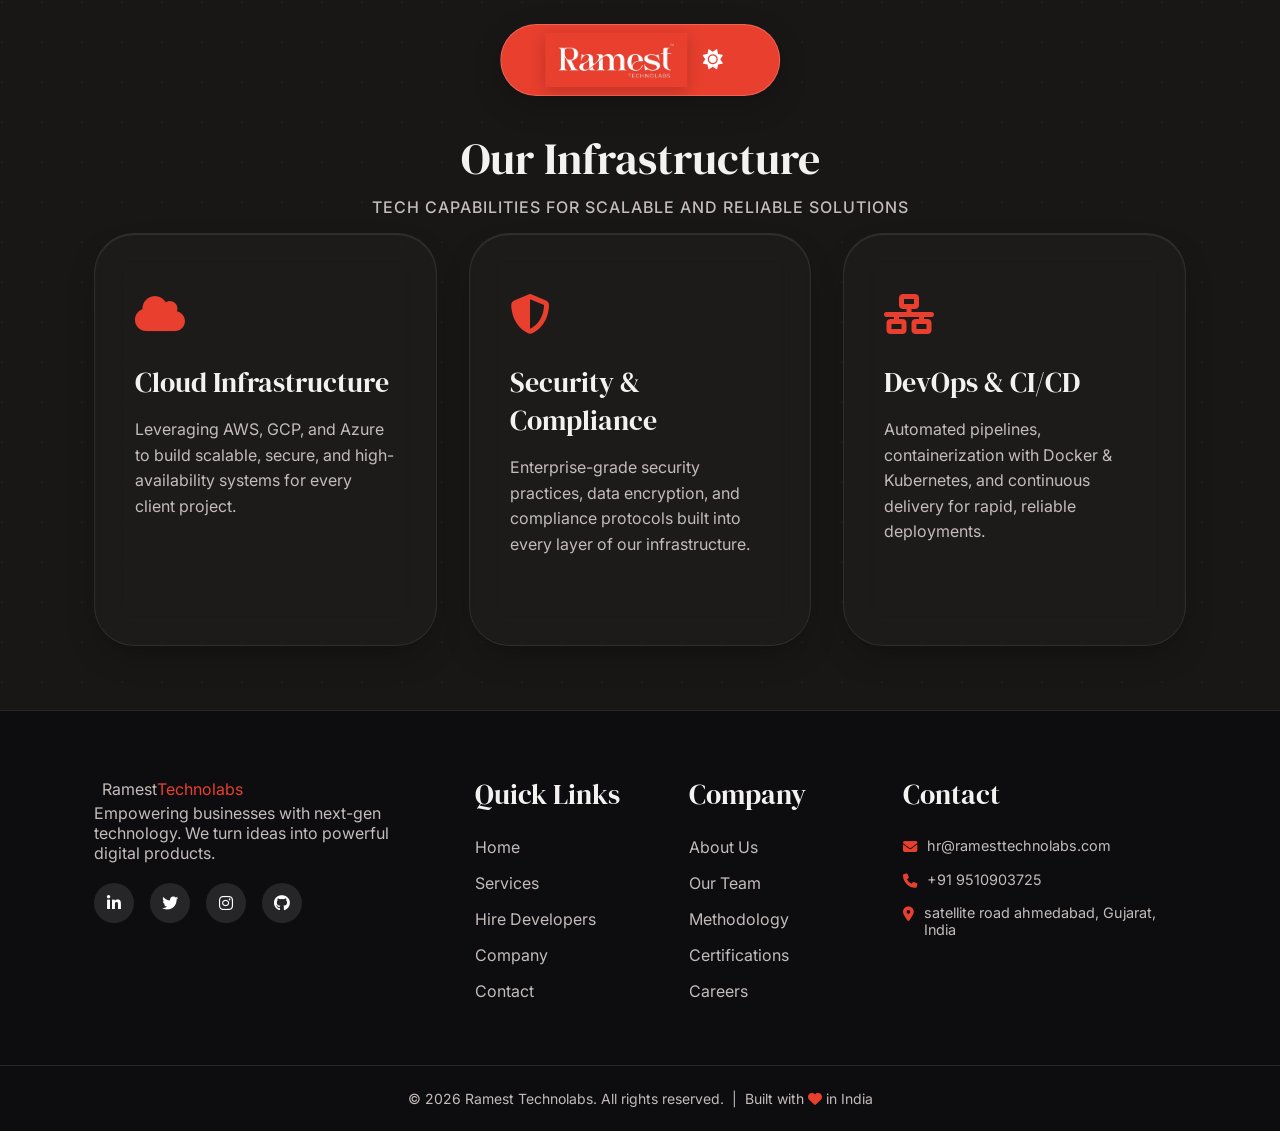
<file: infrastructure.html>
<!DOCTYPE html>
<html lang="en" data-theme="dark">

<head>
    <meta charset="UTF-8">
    <meta name="viewport" content="width=device-width, initial-scale=1.0">
    <title>Our Infrastructure | Ramest Technolabs</title>
    <meta name="description"
        content="Discover the technology infrastructure powering Ramest Technolabs — our tools, platforms, and capabilities.">
    <meta name="author" content="Ramest Technolabs">

                    <link rel="preconnect" href="https://fonts.googleapis.com">
    <link rel="preconnect" href="https://fonts.gstatic.com" crossorigin>
    <link
        href="https://fonts.googleapis.com/css2?family=DM+Serif+Display&family=Inter:wght@300;400;500;600;700&family=Outfit:wght@300;400;500;600;700&display=swap"
        rel="stylesheet">
    <link rel="stylesheet" href="styles/style.css">
    <link rel="stylesheet" href="https://cdnjs.cloudflare.com/ajax/libs/font-awesome/6.4.0/css/all.min.css">
</head>

<body>
    <div class="bg-grid"></div>

    <header class="header" id="header">
        <div class="container nav-container">
            <a href="index.html" class="logo">
                <img src="assets/logo_final.png" alt="Ramest Technolabs Logo" class="logo-img">
            </a>

            <nav class="nav-menu" id="nav-menu">
                <ul class="nav-list">
                    <li class="nav-item"><a href="index.html" class="nav-link ">Home</a></li>
                    <li class="nav-item"><a href="services.html" class="nav-link ">Services</a></li>
                    <li class="nav-item"><a href="hire-developers.html" class="nav-link ">Hire Developers</a></li>
                    <li class="nav-item has-dropdown">
                        <a href="company.html" class="nav-link active dropdown-toggle">
                            Company <i class="fa-solid fa-chevron-down nav-link-arrow"></i>
                        </a>
                        <div class="dropdown-panel">
                            <p class="dropdown-header">Overview</p>
                            <div class="dropdown-grid">
                                <a href="about.html" class="dropdown-item">
                                    <i class="fa-solid fa-building-columns dropdown-item-icon"></i>
                                    <div class="dropdown-item-content">
                                        <div class="dropdown-item-title">About Us</div>
                                        <div class="dropdown-item-sub">Transforming challenges into opportunities with tech.</div>
                                    </div>
                                </a>
                                <a href="infrastructure.html" class="dropdown-item">
                                    <i class="fa-solid fa-server dropdown-item-icon"></i>
                                    <div class="dropdown-item-content">
                                        <div class="dropdown-item-title">Our Infrastructure</div>
                                        <div class="dropdown-item-sub">Tech capabilities for scalable and reliable solutions.</div>
                                    </div>
                                </a>
                                <a href="team.html" class="dropdown-item">
                                    <i class="fa-solid fa-people-group dropdown-item-icon"></i>
                                    <div class="dropdown-item-content">
                                        <div class="dropdown-item-title">Our Team</div>
                                        <div class="dropdown-item-sub">Dedicated experts transforming ideas into powerful digital solutions.</div>
                                    </div>
                                </a>
                                <a href="methodology.html" class="dropdown-item">
                                    <i class="fa-solid fa-diagram-project dropdown-item-icon"></i>
                                    <div class="dropdown-item-content">
                                        <div class="dropdown-item-title">Development Methodology</div>
                                        <div class="dropdown-item-sub">Seamless development with a focus on quality and speed.</div>
                                    </div>
                                </a>
                                <a href="certifications.html" class="dropdown-item">
                                    <i class="fa-solid fa-award dropdown-item-icon"></i>
                                    <div class="dropdown-item-content">
                                        <div class="dropdown-item-title">Certifications</div>
                                        <div class="dropdown-item-sub">Industry-recognized certifications backing our quality.</div>
                                    </div>
                                </a>
                                <a href="careers.html" class="dropdown-item">
                                    <i class="fa-solid fa-briefcase dropdown-item-icon"></i>
                                    <div class="dropdown-item-content">
                                        <div class="dropdown-item-title">Career Overview</div>
                                        <div class="dropdown-item-sub">Grow with us and build rewarding careers.</div>
                                    </div>
                                </a>
                                <a href="contact.html" class="dropdown-item">
                                    <i class="fa-solid fa-envelope-open-text dropdown-item-icon"></i>
                                    <div class="dropdown-item-content">
                                        <div class="dropdown-item-title">Contact Us</div>
                                        <div class="dropdown-item-sub">Connect with Ramest to bring your tech ideas to life.</div>
                                    </div>
                                </a>
                            </div>
                        </div>
                    </li>
                </ul>
                <div class="nav-close" id="nav-close">
                    <i class="fa-solid fa-xmark"></i>
                </div>
            </nav>

            <div class="nav-btns">
                <button class="theme-toggle" id="theme-toggle" aria-label="Toggle Theme">
                    <i class="fa-solid fa-sun" id="theme-icon"></i>
                </button>
                <div class="nav-toggle" id="nav-toggle">
                    <i class="fa-solid fa-bars"></i>
                </div>
            </div>
        </div>
    </header>

    <main class="main">
        <section class="section" style="padding-top: 8rem;">
            <div class="container">
                <div class="section-header">
                    <h2 class="section-title">Our Infrastructure</h2>
                    <p class="section-subtitle">Tech capabilities for scalable and reliable solutions</p>
                </div>
                <div class="services-grid">
                    <div class="service-card">
                        <div class="service-icon"><i class="fa-solid fa-cloud"></i></div>
                        <h3 class="service-title">Cloud Infrastructure</h3>
                        <p class="service-description">Leveraging AWS, GCP, and Azure to build scalable, secure, and
                            high-availability systems for every client project.</p>
                    </div>
                    <div class="service-card">
                        <div class="service-icon"><i class="fa-solid fa-shield-halved"></i></div>
                        <h3 class="service-title">Security & Compliance</h3>
                        <p class="service-description">Enterprise-grade security practices, data encryption, and
                            compliance protocols built into every layer of our infrastructure.</p>
                    </div>
                    <div class="service-card">
                        <div class="service-icon"><i class="fa-solid fa-network-wired"></i></div>
                        <h3 class="service-title">DevOps & CI/CD</h3>
                        <p class="service-description">Automated pipelines, containerization with Docker & Kubernetes,
                            and continuous delivery for rapid, reliable deployments.</p>
                    </div>
                </div>
            </div>
        </section>
    </main>

                    <footer class="footer">
        <div class="container footer-container footer-container-4">
            <div class="footer-col">
                <a href="index.html" class="logo footer-logo">Ramest <span class="highlight">Technolabs</span></a>
                <p class="footer-text">Empowering businesses with next-gen technology. We turn ideas into powerful
                    digital products.</p>
                <div class="social-links" style="margin-top:1.25rem;">
                    <a href="#" aria-label="LinkedIn"><i class="fa-brands fa-linkedin-in"></i></a>
                    <a href="#" aria-label="Twitter"><i class="fa-brands fa-twitter"></i></a>
                    <a href="#" aria-label="Instagram"><i class="fa-brands fa-instagram"></i></a>
                    <a href="#" aria-label="GitHub"><i class="fa-brands fa-github"></i></a>
                </div>
            </div>
            <div class="footer-col">
                <h3 class="footer-title">Quick Links</h3>
                <ul class="footer-links">
                    <li><a href="index.html">Home</a></li>
                    <li><a href="services.html">Services</a></li>
                    <li><a href="hire-developers.html">Hire Developers</a></li>
                    <li><a href="company.html">Company</a></li>
                    <li><a href="contact.html">Contact</a></li>
                </ul>
            </div>
            <div class="footer-col">
                <h3 class="footer-title">Company</h3>
                <ul class="footer-links">
                    <li><a href="about.html">About Us</a></li>
                    <li><a href="team.html">Our Team</a></li>
                    <li><a href="methodology.html">Methodology</a></li>
                    <li><a href="certifications.html">Certifications</a></li>
                    <li><a href="careers.html">Careers</a></li>
                </ul>
            </div>
            <div class="footer-col">
                <h3 class="footer-title">Contact</h3>
                <ul class="footer-links footer-contact">
                    <li><i class="fa-solid fa-envelope"></i> hr@ramesttechnolabs.com</li>
                    <li><i class="fa-solid fa-phone"></i> +91 9510903725</li>
                    <li><i class="fa-solid fa-location-dot"></i> satellite road ahmedabad, Gujarat, India</li>
                </ul>
            </div>
        </div>
        <div class="footer-bottom">
            <p>&copy; 2026 Ramest Technolabs. All rights reserved. &nbsp;|&nbsp; Built with <i class="fa-solid fa-heart"
                    style="color:var(--first-color);"></i> in India</p>
        </div>
    </footer>

    <script src="scripts/main.js"></script>
    <script src="scripts/animations.js"></script>
</body>

</html>
</file>
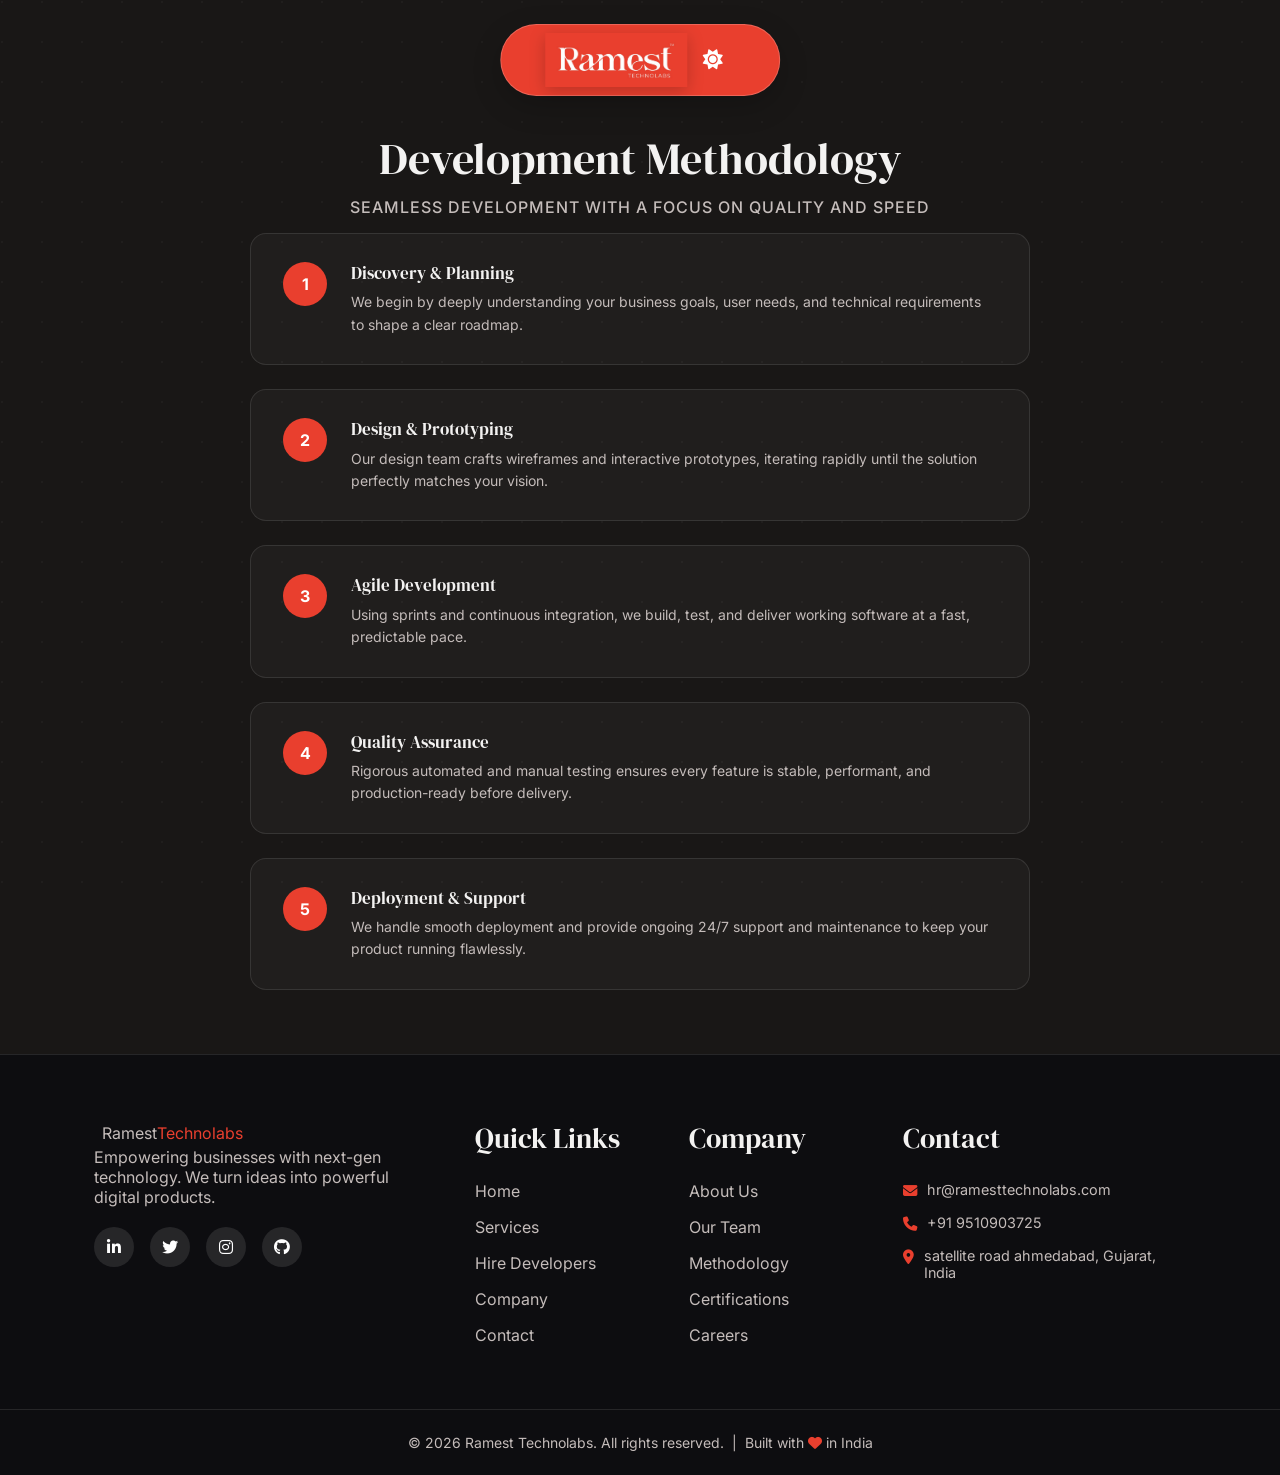
<file: methodology.html>
<!DOCTYPE html>
<html lang="en" data-theme="dark">

<head>
    <meta charset="UTF-8">
    <meta name="viewport" content="width=device-width, initial-scale=1.0">
    <title>Development Methodology | Ramest Technolabs</title>
    <meta name="description"
        content="Learn about the agile development methodology at Ramest Technolabs — quality, speed, and collaboration at every step.">
    <meta name="author" content="Ramest Technolabs">

                    <link rel="preconnect" href="https://fonts.googleapis.com">
    <link rel="preconnect" href="https://fonts.gstatic.com" crossorigin>
    <link
        href="https://fonts.googleapis.com/css2?family=DM+Serif+Display&family=Inter:wght@300;400;500;600;700&family=Outfit:wght@300;400;500;600;700&display=swap"
        rel="stylesheet">
    <link rel="stylesheet" href="styles/style.css">
    <link rel="stylesheet" href="https://cdnjs.cloudflare.com/ajax/libs/font-awesome/6.4.0/css/all.min.css">

    <style>
        .steps-list {
            display: flex;
            flex-direction: column;
            gap: 1.5rem;
            max-width: 780px;
            margin: 0 auto;
        }

        .step-item {
            display: flex;
            gap: 1.5rem;
            align-items: flex-start;
            background-color: var(--container-color);
            border: 1px solid var(--border-color);
            border-radius: 1rem;
            padding: 1.75rem 2rem;
            transition: border-color .3s, transform .3s;
        }

        [data-theme="dark"] .step-item {
            background-color: rgba(255, 255, 255, 0.03);
        }

        .step-item:hover {
            border-color: var(--first-color);
            transform: translateX(6px);
        }

        .step-number {
            min-width: 44px;
            height: 44px;
            border-radius: 50%;
            background-color: var(--first-color);
            color: #fff;
            display: flex;
            align-items: center;
            justify-content: center;
            font-weight: 700;
            font-size: 1rem;
            flex-shrink: 0;
        }

        .step-content h3 {
            font-size: 1.05rem;
            margin-bottom: 0.4rem;
        }

        .step-content p {
            font-size: var(--small-font-size);
            line-height: 1.6;
        }
    </style>
</head>

<body>
    <div class="bg-grid"></div>

    <header class="header" id="header">
        <div class="container nav-container">
            <a href="index.html" class="logo">
                <img src="assets/logo_final.png" alt="Ramest Technolabs Logo" class="logo-img">
            </a>

            <nav class="nav-menu" id="nav-menu">
                <ul class="nav-list">
                    <li class="nav-item"><a href="index.html" class="nav-link ">Home</a></li>
                    <li class="nav-item"><a href="services.html" class="nav-link ">Services</a></li>
                    <li class="nav-item"><a href="hire-developers.html" class="nav-link ">Hire Developers</a></li>
                    <li class="nav-item has-dropdown">
                        <a href="company.html" class="nav-link active dropdown-toggle">
                            Company <i class="fa-solid fa-chevron-down nav-link-arrow"></i>
                        </a>
                        <div class="dropdown-panel">
                            <p class="dropdown-header">Overview</p>
                            <div class="dropdown-grid">
                                <a href="about.html" class="dropdown-item">
                                    <i class="fa-solid fa-building-columns dropdown-item-icon"></i>
                                    <div class="dropdown-item-content">
                                        <div class="dropdown-item-title">About Us</div>
                                        <div class="dropdown-item-sub">Transforming challenges into opportunities with tech.</div>
                                    </div>
                                </a>
                                <a href="infrastructure.html" class="dropdown-item">
                                    <i class="fa-solid fa-server dropdown-item-icon"></i>
                                    <div class="dropdown-item-content">
                                        <div class="dropdown-item-title">Our Infrastructure</div>
                                        <div class="dropdown-item-sub">Tech capabilities for scalable and reliable solutions.</div>
                                    </div>
                                </a>
                                <a href="team.html" class="dropdown-item">
                                    <i class="fa-solid fa-people-group dropdown-item-icon"></i>
                                    <div class="dropdown-item-content">
                                        <div class="dropdown-item-title">Our Team</div>
                                        <div class="dropdown-item-sub">Dedicated experts transforming ideas into powerful digital solutions.</div>
                                    </div>
                                </a>
                                <a href="methodology.html" class="dropdown-item">
                                    <i class="fa-solid fa-diagram-project dropdown-item-icon"></i>
                                    <div class="dropdown-item-content">
                                        <div class="dropdown-item-title">Development Methodology</div>
                                        <div class="dropdown-item-sub">Seamless development with a focus on quality and speed.</div>
                                    </div>
                                </a>
                                <a href="certifications.html" class="dropdown-item">
                                    <i class="fa-solid fa-award dropdown-item-icon"></i>
                                    <div class="dropdown-item-content">
                                        <div class="dropdown-item-title">Certifications</div>
                                        <div class="dropdown-item-sub">Industry-recognized certifications backing our quality.</div>
                                    </div>
                                </a>
                                <a href="careers.html" class="dropdown-item">
                                    <i class="fa-solid fa-briefcase dropdown-item-icon"></i>
                                    <div class="dropdown-item-content">
                                        <div class="dropdown-item-title">Career Overview</div>
                                        <div class="dropdown-item-sub">Grow with us and build rewarding careers.</div>
                                    </div>
                                </a>
                                <a href="contact.html" class="dropdown-item">
                                    <i class="fa-solid fa-envelope-open-text dropdown-item-icon"></i>
                                    <div class="dropdown-item-content">
                                        <div class="dropdown-item-title">Contact Us</div>
                                        <div class="dropdown-item-sub">Connect with Ramest to bring your tech ideas to life.</div>
                                    </div>
                                </a>
                            </div>
                        </div>
                    </li>
                </ul>
                <div class="nav-close" id="nav-close">
                    <i class="fa-solid fa-xmark"></i>
                </div>
            </nav>

            <div class="nav-btns">
                <button class="theme-toggle" id="theme-toggle" aria-label="Toggle Theme">
                    <i class="fa-solid fa-sun" id="theme-icon"></i>
                </button>
                <div class="nav-toggle" id="nav-toggle">
                    <i class="fa-solid fa-bars"></i>
                </div>
            </div>
        </div>
    </header>

    <main class="main">
        <section class="section" style="padding-top: 8rem;">
            <div class="container">
                <div class="section-header">
                    <h2 class="section-title">Development Methodology</h2>
                    <p class="section-subtitle">Seamless development with a focus on quality and speed</p>
                </div>
                <div class="steps-list">
                    <div class="step-item">
                        <div class="step-number">1</div>
                        <div class="step-content">
                            <h3>Discovery & Planning</h3>
                            <p>We begin by deeply understanding your business goals, user needs, and technical
                                requirements to shape a clear roadmap.</p>
                        </div>
                    </div>
                    <div class="step-item">
                        <div class="step-number">2</div>
                        <div class="step-content">
                            <h3>Design & Prototyping</h3>
                            <p>Our design team crafts wireframes and interactive prototypes, iterating rapidly until the
                                solution perfectly matches your vision.</p>
                        </div>
                    </div>
                    <div class="step-item">
                        <div class="step-number">3</div>
                        <div class="step-content">
                            <h3>Agile Development</h3>
                            <p>Using sprints and continuous integration, we build, test, and deliver working software at
                                a fast, predictable pace.</p>
                        </div>
                    </div>
                    <div class="step-item">
                        <div class="step-number">4</div>
                        <div class="step-content">
                            <h3>Quality Assurance</h3>
                            <p>Rigorous automated and manual testing ensures every feature is stable, performant, and
                                production-ready before delivery.</p>
                        </div>
                    </div>
                    <div class="step-item">
                        <div class="step-number">5</div>
                        <div class="step-content">
                            <h3>Deployment & Support</h3>
                            <p>We handle smooth deployment and provide ongoing 24/7 support and maintenance to keep your
                                product running flawlessly.</p>
                        </div>
                    </div>
                </div>
            </div>
        </section>
    </main>

                    <footer class="footer">
        <div class="container footer-container footer-container-4">
            <div class="footer-col">
                <a href="index.html" class="logo footer-logo">Ramest <span class="highlight">Technolabs</span></a>
                <p class="footer-text">Empowering businesses with next-gen technology. We turn ideas into powerful
                    digital products.</p>
                <div class="social-links" style="margin-top:1.25rem;">
                    <a href="#" aria-label="LinkedIn"><i class="fa-brands fa-linkedin-in"></i></a>
                    <a href="#" aria-label="Twitter"><i class="fa-brands fa-twitter"></i></a>
                    <a href="#" aria-label="Instagram"><i class="fa-brands fa-instagram"></i></a>
                    <a href="#" aria-label="GitHub"><i class="fa-brands fa-github"></i></a>
                </div>
            </div>
            <div class="footer-col">
                <h3 class="footer-title">Quick Links</h3>
                <ul class="footer-links">
                    <li><a href="index.html">Home</a></li>
                    <li><a href="services.html">Services</a></li>
                    <li><a href="hire-developers.html">Hire Developers</a></li>
                    <li><a href="company.html">Company</a></li>
                    <li><a href="contact.html">Contact</a></li>
                </ul>
            </div>
            <div class="footer-col">
                <h3 class="footer-title">Company</h3>
                <ul class="footer-links">
                    <li><a href="about.html">About Us</a></li>
                    <li><a href="team.html">Our Team</a></li>
                    <li><a href="methodology.html">Methodology</a></li>
                    <li><a href="certifications.html">Certifications</a></li>
                    <li><a href="careers.html">Careers</a></li>
                </ul>
            </div>
            <div class="footer-col">
                <h3 class="footer-title">Contact</h3>
                <ul class="footer-links footer-contact">
                    <li><i class="fa-solid fa-envelope"></i> hr@ramesttechnolabs.com</li>
                    <li><i class="fa-solid fa-phone"></i> +91 9510903725</li>
                    <li><i class="fa-solid fa-location-dot"></i> satellite road ahmedabad, Gujarat, India</li>
                </ul>
            </div>
        </div>
        <div class="footer-bottom">
            <p>&copy; 2026 Ramest Technolabs. All rights reserved. &nbsp;|&nbsp; Built with <i class="fa-solid fa-heart"
                    style="color:var(--first-color);"></i> in India</p>
        </div>
    </footer>

    <script src="scripts/main.js"></script>
    <script src="scripts/animations.js"></script>
</body>

</html>
</file>
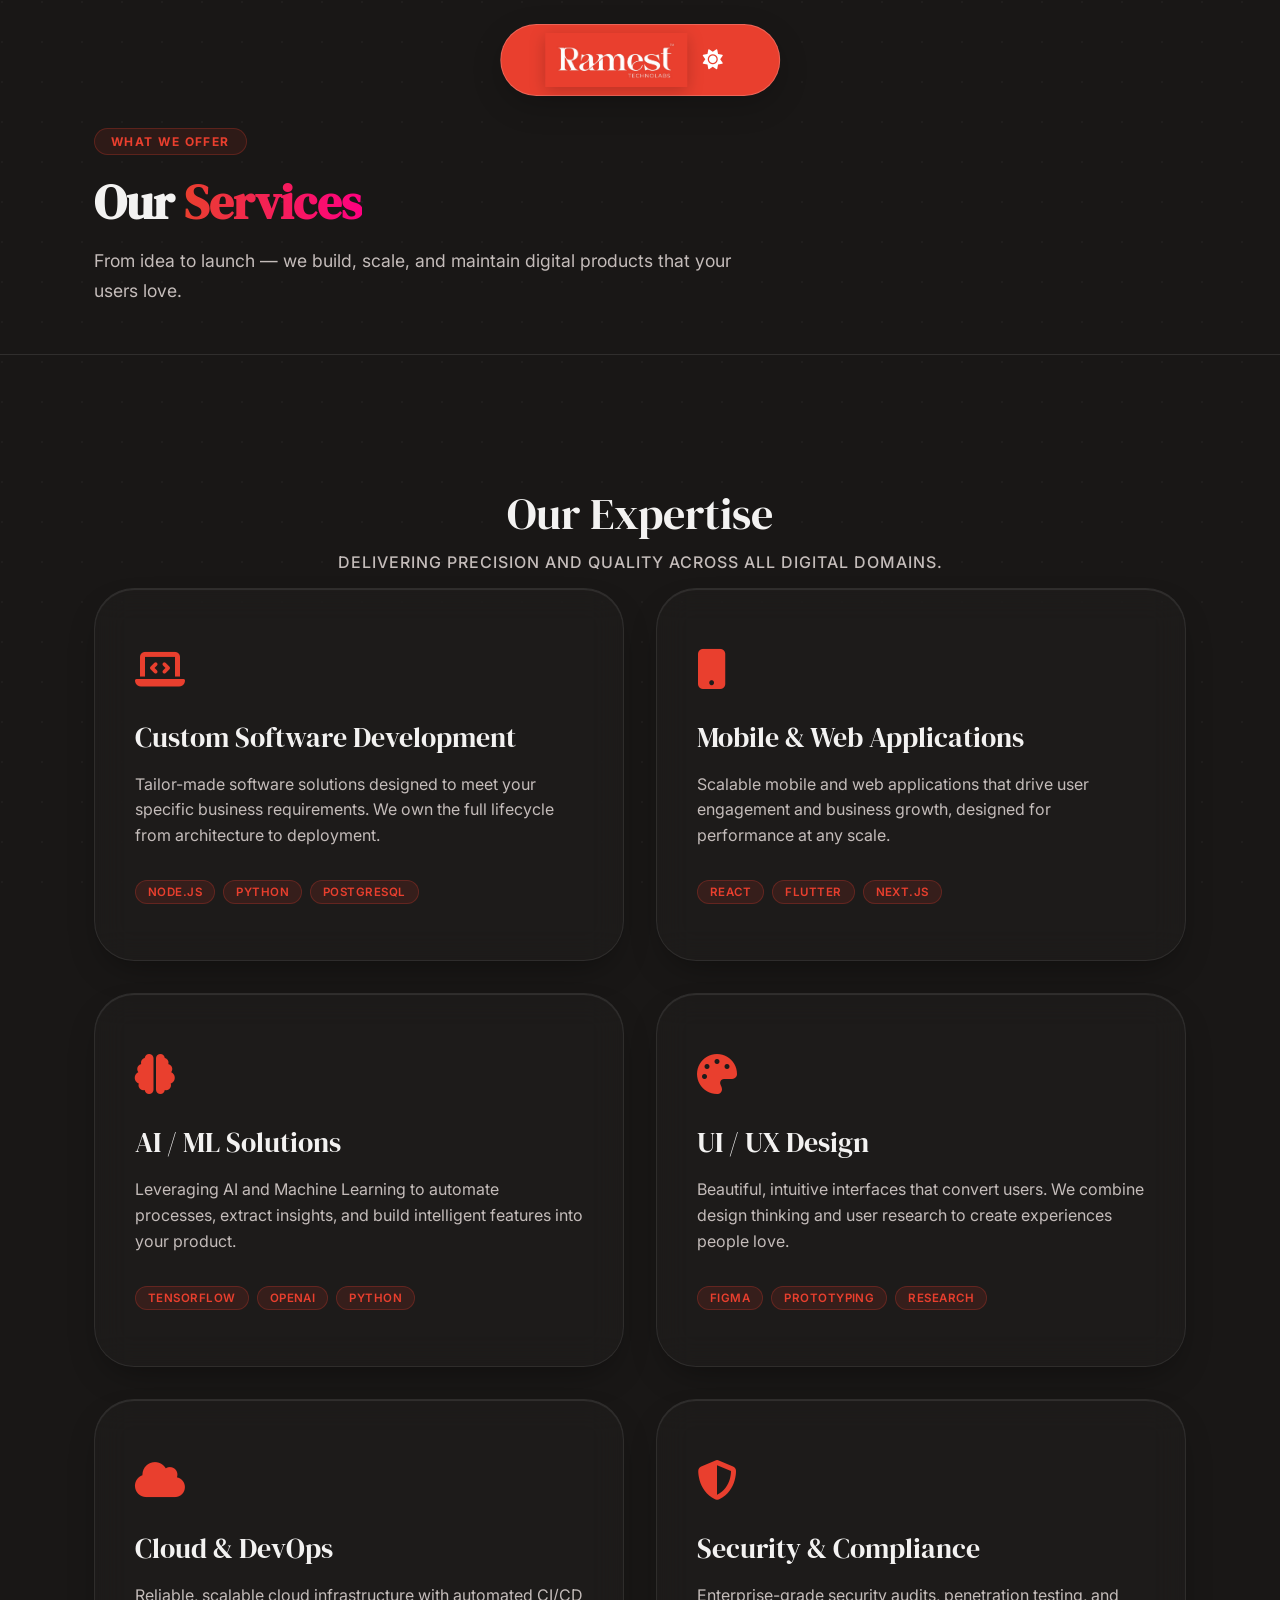
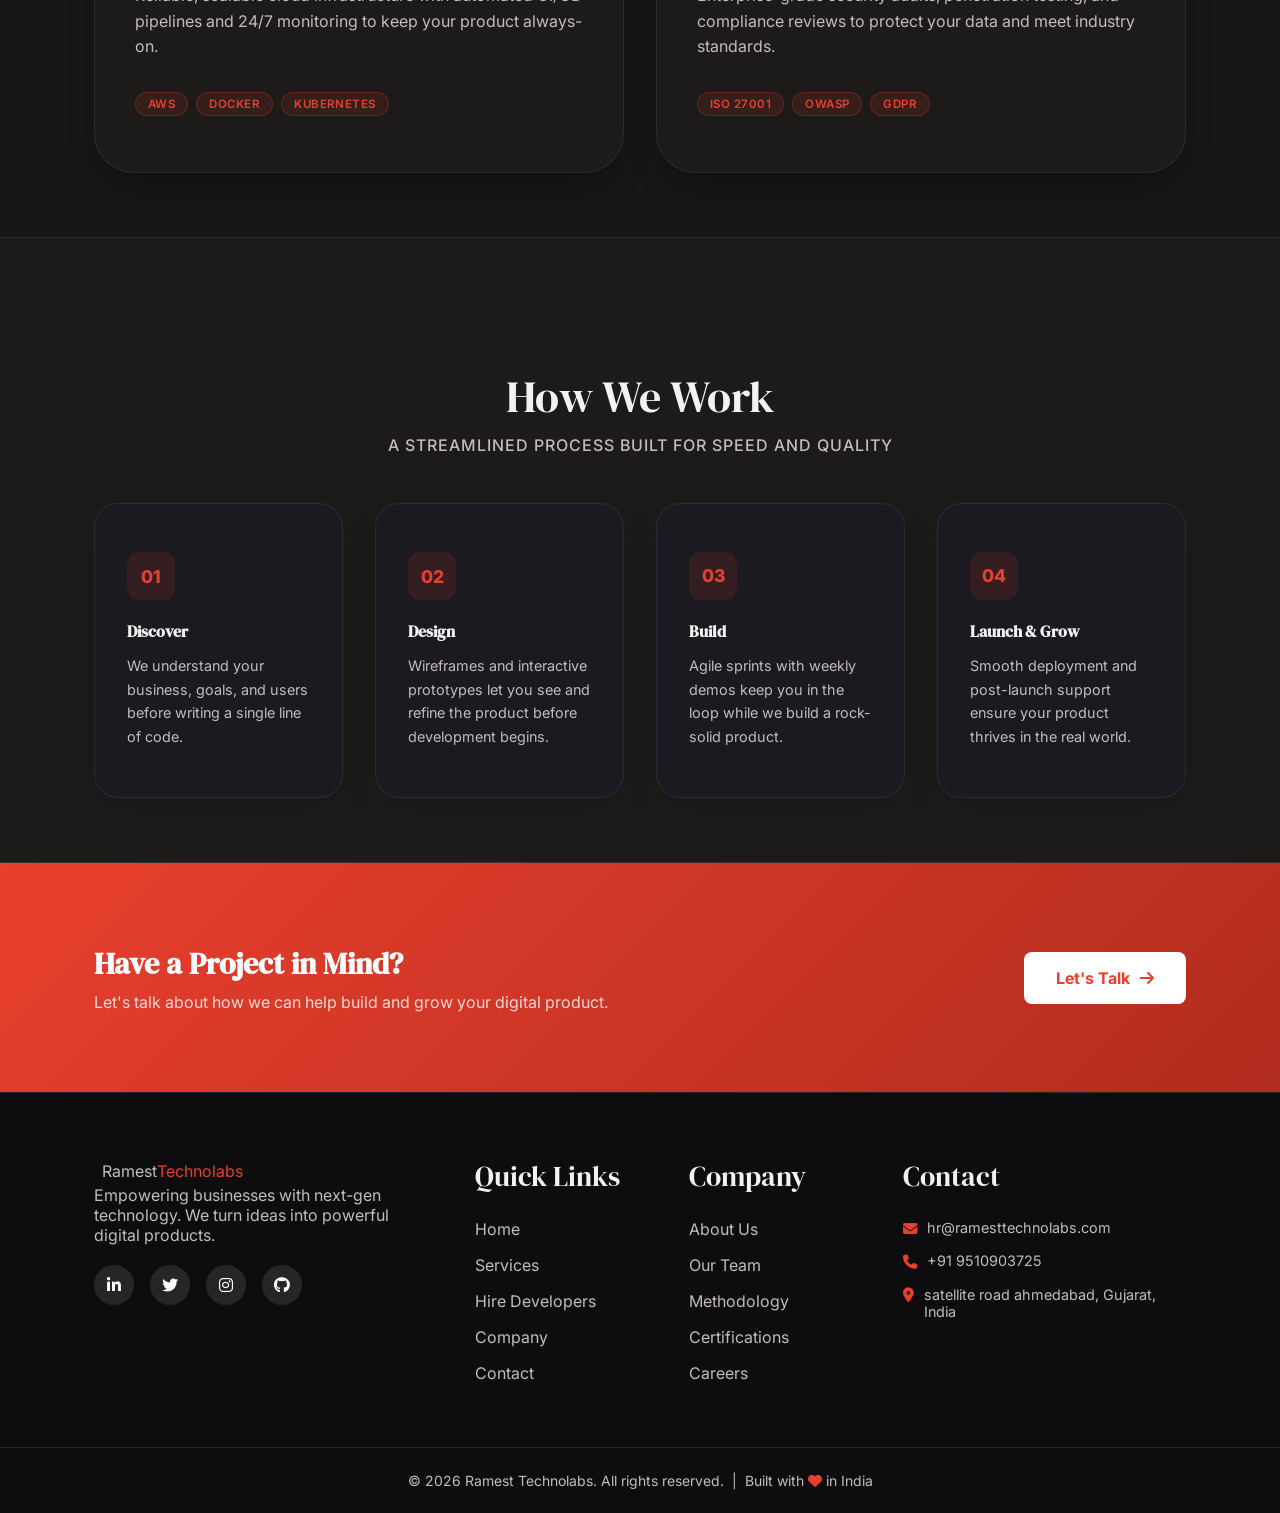
<file: services.html>
<!DOCTYPE html>
<html lang="en" data-theme="dark">

<head>
    <meta charset="UTF-8">
    <meta name="viewport" content="width=device-width, initial-scale=1.0">
    <title>Services | Ramest Technolabs</title>
    <meta name="description"
        content="Explore our services: Custom Software Development, Mobile & Web Apps, and AI/ML Solutions.">
    <meta name="keywords" content="Ramest Technolabs, IT Services, Web Development, App Development, AI Solutions">
    <meta name="author" content="Ramest Technolabs">

    <!-- Open Graph / Facebook -->
    <meta property="og:type" content="website">
    <meta property="og:url" content="https://www.ramesttechnolabs.com/services">
    <meta property="og:title" content="Services | Ramest Technolabs">

        <link rel="preconnect" href="https://fonts.googleapis.com">
    <link rel="preconnect" href="https://fonts.gstatic.com" crossorigin>
    <link
        href="https://fonts.googleapis.com/css2?family=DM+Serif+Display&family=Inter:wght@300;400;500;600;700&family=Outfit:wght@300;400;500;600;700&display=swap"
        rel="stylesheet">
    <link rel="stylesheet" href="styles/style.css">
    <link rel="stylesheet" href="https://cdnjs.cloudflare.com/ajax/libs/font-awesome/6.4.0/css/all.min.css">
</head>

<body>
    <div class="bg-grid"></div>

    <header class="header" id="header">
        <div class="container nav-container">
            <a href="index.html" class="logo">
                <img src="assets/logo_final.png" alt="Ramest Technolabs Logo" class="logo-img">
            </a>

            <nav class="nav-menu" id="nav-menu">
                <ul class="nav-list">
                    <li class="nav-item"><a href="index.html" class="nav-link ">Home</a></li>
                    <li class="nav-item"><a href="services.html" class="nav-link active">Services</a></li>
                    <li class="nav-item"><a href="hire-developers.html" class="nav-link ">Hire Developers</a></li>
                    <li class="nav-item has-dropdown">
                        <a href="company.html" class="nav-link  dropdown-toggle">
                            Company <i class="fa-solid fa-chevron-down nav-link-arrow"></i>
                        </a>
                        <div class="dropdown-panel">
                            <p class="dropdown-header">Overview</p>
                            <div class="dropdown-grid">
                                <a href="about.html" class="dropdown-item">
                                    <i class="fa-solid fa-building-columns dropdown-item-icon"></i>
                                    <div class="dropdown-item-content">
                                        <div class="dropdown-item-title">About Us</div>
                                        <div class="dropdown-item-sub">Transforming challenges into opportunities with tech.</div>
                                    </div>
                                </a>
                                <a href="infrastructure.html" class="dropdown-item">
                                    <i class="fa-solid fa-server dropdown-item-icon"></i>
                                    <div class="dropdown-item-content">
                                        <div class="dropdown-item-title">Our Infrastructure</div>
                                        <div class="dropdown-item-sub">Tech capabilities for scalable and reliable solutions.</div>
                                    </div>
                                </a>
                                <a href="team.html" class="dropdown-item">
                                    <i class="fa-solid fa-people-group dropdown-item-icon"></i>
                                    <div class="dropdown-item-content">
                                        <div class="dropdown-item-title">Our Team</div>
                                        <div class="dropdown-item-sub">Dedicated experts transforming ideas into powerful digital solutions.</div>
                                    </div>
                                </a>
                                <a href="methodology.html" class="dropdown-item">
                                    <i class="fa-solid fa-diagram-project dropdown-item-icon"></i>
                                    <div class="dropdown-item-content">
                                        <div class="dropdown-item-title">Development Methodology</div>
                                        <div class="dropdown-item-sub">Seamless development with a focus on quality and speed.</div>
                                    </div>
                                </a>
                                <a href="certifications.html" class="dropdown-item">
                                    <i class="fa-solid fa-award dropdown-item-icon"></i>
                                    <div class="dropdown-item-content">
                                        <div class="dropdown-item-title">Certifications</div>
                                        <div class="dropdown-item-sub">Industry-recognized certifications backing our quality.</div>
                                    </div>
                                </a>
                                <a href="careers.html" class="dropdown-item">
                                    <i class="fa-solid fa-briefcase dropdown-item-icon"></i>
                                    <div class="dropdown-item-content">
                                        <div class="dropdown-item-title">Career Overview</div>
                                        <div class="dropdown-item-sub">Grow with us and build rewarding careers.</div>
                                    </div>
                                </a>
                                <a href="contact.html" class="dropdown-item">
                                    <i class="fa-solid fa-envelope-open-text dropdown-item-icon"></i>
                                    <div class="dropdown-item-content">
                                        <div class="dropdown-item-title">Contact Us</div>
                                        <div class="dropdown-item-sub">Connect with Ramest to bring your tech ideas to life.</div>
                                    </div>
                                </a>
                            </div>
                        </div>
                    </li>
                </ul>
                <div class="nav-close" id="nav-close">
                    <i class="fa-solid fa-xmark"></i>
                </div>
            </nav>

            <div class="nav-btns">
                <button class="theme-toggle" id="theme-toggle" aria-label="Toggle Theme">
                    <i class="fa-solid fa-sun" id="theme-icon"></i>
                </button>
                <div class="nav-toggle" id="nav-toggle">
                    <i class="fa-solid fa-bars"></i>
                </div>
            </div>
        </div>
    </header>

    <main class="main">
        <!-- PAGE HERO -->
        <section class="page-hero section" style="padding-top:8rem; padding-bottom:3rem;">
            <div class="container">
                <div class="page-hero-badge">What We Offer</div>
                <h1 class="page-hero-title">Our <span class="gradient-text">Services</span></h1>
                <p class="page-hero-desc">From idea to launch &mdash; we build, scale, and maintain digital products
                    that your users love.</p>
            </div>
        </section>

        <!-- SERVICES SECTION -->
        <section class="section" id="services">
            <div class="container">
                <div class="section-header">
                    <h2 class="section-title">Our Expertise</h2>
                    <p class="section-subtitle">Delivering precision and quality across all digital domains.</p>
                </div>
                <div class="services-grid services-grid-2">
                    <div class="service-card reveal">
                        <div class="service-icon"><i class="fa-solid fa-laptop-code"></i></div>
                        <h3 class="service-title">Custom Software Development</h3>
                        <p class="service-description">Tailor-made software solutions designed to meet your specific
                            business requirements. We own the full lifecycle from architecture to deployment.</p>
                        <div class="service-tags"><span>Node.js</span><span>Python</span><span>PostgreSQL</span>
                        </div>
                    </div>
                    <div class="service-card reveal-delayed">
                        <div class="service-icon"><i class="fa-solid fa-mobile-button"></i></div>
                        <h3 class="service-title">Mobile &amp; Web Applications</h3>
                        <p class="service-description">Scalable mobile and web applications that drive user
                            engagement and business growth, designed for performance at any scale.</p>
                        <div class="service-tags"><span>React</span><span>Flutter</span><span>Next.js</span></div>
                    </div>
                    <div class="service-card reveal">
                        <div class="service-icon"><i class="fa-solid fa-brain"></i></div>
                        <h3 class="service-title">AI / ML Solutions</h3>
                        <p class="service-description">Leveraging AI and Machine Learning to automate processes,
                            extract insights, and build intelligent features into your product.</p>
                        <div class="service-tags"><span>TensorFlow</span><span>OpenAI</span><span>Python</span>
                        </div>
                    </div>
                    <div class="service-card reveal-delayed">
                        <div class="service-icon"><i class="fa-solid fa-palette"></i></div>
                        <h3 class="service-title">UI / UX Design</h3>
                        <p class="service-description">Beautiful, intuitive interfaces that convert users. We
                            combine design thinking and user research to create experiences people love.</p>
                        <div class="service-tags"><span>Figma</span><span>Prototyping</span><span>Research</span>
                        </div>
                    </div>
                    <div class="service-card reveal">
                        <div class="service-icon"><i class="fa-solid fa-cloud"></i></div>
                        <h3 class="service-title">Cloud &amp; DevOps</h3>
                        <p class="service-description">Reliable, scalable cloud infrastructure with automated CI/CD
                            pipelines and 24/7 monitoring to keep your product always-on.</p>
                        <div class="service-tags"><span>AWS</span><span>Docker</span><span>Kubernetes</span></div>
                    </div>
                    <div class="service-card reveal-delayed">
                        <div class="service-icon"><i class="fa-solid fa-shield-halved"></i></div>
                        <h3 class="service-title">Security &amp; Compliance</h3>
                        <p class="service-description">Enterprise-grade security audits, penetration testing, and
                            compliance reviews to protect your data and meet industry standards.</p>
                        <div class="service-tags"><span>ISO 27001</span><span>OWASP</span><span>GDPR</span></div>
                    </div>
                </div>
            </div>
        </section>

        <!-- HOW WE WORK -->
        <section class="section why-section">
            <div class="container">
                <div class="section-header">
                    <h2 class="section-title">How We Work</h2>
                    <p class="section-subtitle">A streamlined process built for speed and quality</p>
                </div>
                <div class="why-grid">
                    <div class="why-card reveal">
                        <div class="why-icon why-step">01</div>
                        <h3 class="why-title">Discover</h3>
                        <p class="why-desc">We understand your business, goals, and users before writing a single
                            line of code.</p>
                    </div>
                    <div class="why-card reveal">
                        <div class="why-icon why-step">02</div>
                        <h3 class="why-title">Design</h3>
                        <p class="why-desc">Wireframes and interactive prototypes let you see and refine the product
                            before development begins.</p>
                    </div>
                    <div class="why-card reveal">
                        <div class="why-icon why-step">03</div>
                        <h3 class="why-title">Build</h3>
                        <p class="why-desc">Agile sprints with weekly demos keep you in the loop while we build a
                            rock-solid product.</p>
                    </div>
                    <div class="why-card reveal">
                        <div class="why-icon why-step">04</div>
                        <h3 class="why-title">Launch &amp; Grow</h3>
                        <p class="why-desc">Smooth deployment and post-launch support ensure your product thrives in
                            the real world.</p>
                    </div>
                </div>
            </div>
        </section>

        <!-- CTA -->
        <section class="cta-section">
            <div class="container cta-container">
                <div class="cta-content">
                    <h2 class="cta-title">Have a Project in Mind?</h2>
                    <p class="cta-desc">Let's talk about how we can help build and grow your digital product.</p>
                </div>
                <a href="contact.html" class="button button-cta">Let's Talk <i class="fa-solid fa-arrow-right"></i></a>
            </div>
        </section>
    </main>

        <footer class="footer">
        <div class="container footer-container footer-container-4">
            <div class="footer-col">
                <a href="index.html" class="logo footer-logo">Ramest <span class="highlight">Technolabs</span></a>
                <p class="footer-text">Empowering businesses with next-gen technology. We turn ideas into powerful
                    digital products.</p>
                <div class="social-links" style="margin-top:1.25rem;">
                    <a href="#" aria-label="LinkedIn"><i class="fa-brands fa-linkedin-in"></i></a>
                    <a href="#" aria-label="Twitter"><i class="fa-brands fa-twitter"></i></a>
                    <a href="#" aria-label="Instagram"><i class="fa-brands fa-instagram"></i></a>
                    <a href="#" aria-label="GitHub"><i class="fa-brands fa-github"></i></a>
                </div>
            </div>
            <div class="footer-col">
                <h3 class="footer-title">Quick Links</h3>
                <ul class="footer-links">
                    <li><a href="index.html">Home</a></li>
                    <li><a href="services.html">Services</a></li>
                    <li><a href="hire-developers.html">Hire Developers</a></li>
                    <li><a href="company.html">Company</a></li>
                    <li><a href="contact.html">Contact</a></li>
                </ul>
            </div>
            <div class="footer-col">
                <h3 class="footer-title">Company</h3>
                <ul class="footer-links">
                    <li><a href="about.html">About Us</a></li>
                    <li><a href="team.html">Our Team</a></li>
                    <li><a href="methodology.html">Methodology</a></li>
                    <li><a href="certifications.html">Certifications</a></li>
                    <li><a href="careers.html">Careers</a></li>
                </ul>
            </div>
            <div class="footer-col">
                <h3 class="footer-title">Contact</h3>
                <ul class="footer-links footer-contact">
                    <li><i class="fa-solid fa-envelope"></i> hr@ramesttechnolabs.com</li>
                    <li><i class="fa-solid fa-phone"></i> +91 9510903725</li>
                    <li><i class="fa-solid fa-location-dot"></i> satellite road ahmedabad, Gujarat, India</li>
                </ul>
            </div>
        </div>
        <div class="footer-bottom">
            <p>&copy; 2026 Ramest Technolabs. All rights reserved. &nbsp;|&nbsp; Built with <i class="fa-solid fa-heart"
                    style="color:var(--first-color);"></i> in India</p>
        </div>
    </footer>

    <script src="scripts/main.js"></script>
    <script src="scripts/animations.js"></script>
</body>

</html>
</file>
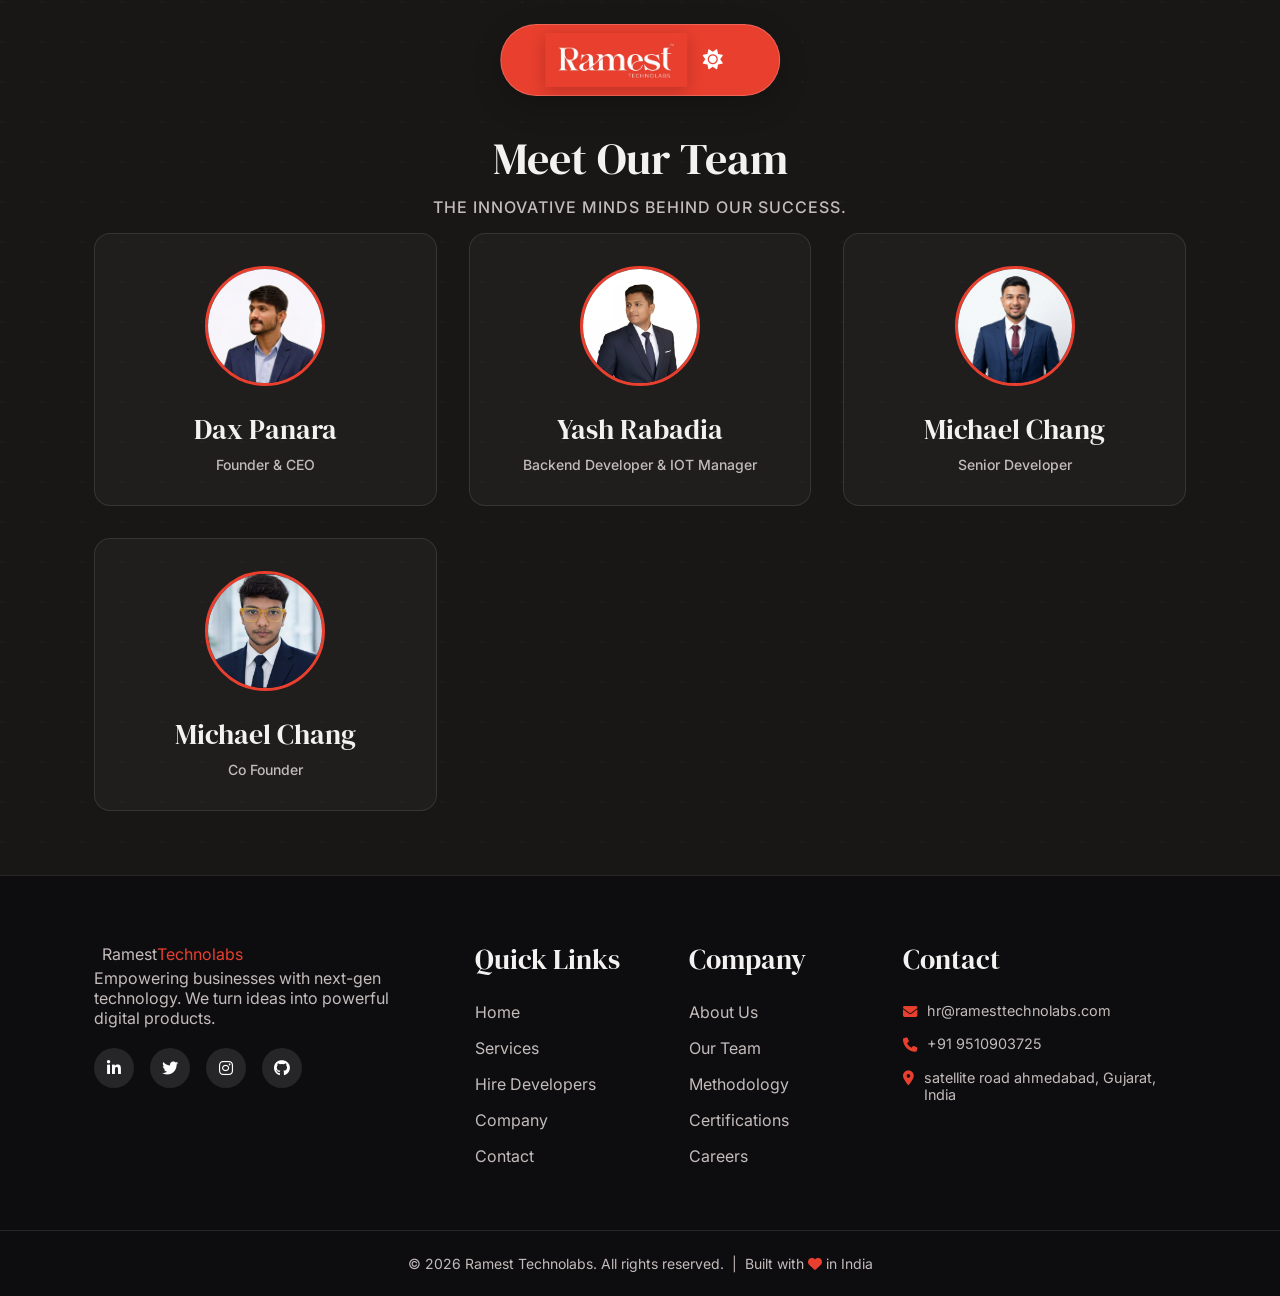
<file: team.html>
<!DOCTYPE html>
<html lang="en" data-theme="dark">

<head>
    <meta charset="UTF-8">
    <meta name="viewport" content="width=device-width, initial-scale=1.0">
    <title>Our Team | Ramest Technolabs</title>
    <meta name="description" content="Meet the expert team behind Ramest Technolabs.">
    <meta name="author" content="Ramest Technolabs">

                    <link rel="preconnect" href="https://fonts.googleapis.com">
    <link rel="preconnect" href="https://fonts.gstatic.com" crossorigin>
    <link
        href="https://fonts.googleapis.com/css2?family=DM+Serif+Display&family=Inter:wght@300;400;500;600;700&family=Outfit:wght@300;400;500;600;700&display=swap"
        rel="stylesheet">
    <link rel="stylesheet" href="styles/style.css">
    <link rel="stylesheet" href="https://cdnjs.cloudflare.com/ajax/libs/font-awesome/6.4.0/css/all.min.css">
</head>

<body>
    <div class="bg-grid"></div>

    <header class="header" id="header">
        <div class="container nav-container">
            <a href="index.html" class="logo">
                <img src="assets/logo_final.png" alt="Ramest Technolabs Logo" class="logo-img">
            </a>

            <nav class="nav-menu" id="nav-menu">
                <ul class="nav-list">
                    <li class="nav-item"><a href="index.html" class="nav-link ">Home</a></li>
                    <li class="nav-item"><a href="services.html" class="nav-link ">Services</a></li>
                    <li class="nav-item"><a href="hire-developers.html" class="nav-link ">Hire Developers</a></li>
                    <li class="nav-item has-dropdown">
                        <a href="company.html" class="nav-link active dropdown-toggle">
                            Company <i class="fa-solid fa-chevron-down nav-link-arrow"></i>
                        </a>
                        <div class="dropdown-panel">
                            <p class="dropdown-header">Overview</p>
                            <div class="dropdown-grid">
                                <a href="about.html" class="dropdown-item">
                                    <i class="fa-solid fa-building-columns dropdown-item-icon"></i>
                                    <div class="dropdown-item-content">
                                        <div class="dropdown-item-title">About Us</div>
                                        <div class="dropdown-item-sub">Transforming challenges into opportunities with tech.</div>
                                    </div>
                                </a>
                                <a href="infrastructure.html" class="dropdown-item">
                                    <i class="fa-solid fa-server dropdown-item-icon"></i>
                                    <div class="dropdown-item-content">
                                        <div class="dropdown-item-title">Our Infrastructure</div>
                                        <div class="dropdown-item-sub">Tech capabilities for scalable and reliable solutions.</div>
                                    </div>
                                </a>
                                <a href="team.html" class="dropdown-item">
                                    <i class="fa-solid fa-people-group dropdown-item-icon"></i>
                                    <div class="dropdown-item-content">
                                        <div class="dropdown-item-title">Our Team</div>
                                        <div class="dropdown-item-sub">Dedicated experts transforming ideas into powerful digital solutions.</div>
                                    </div>
                                </a>
                                <a href="methodology.html" class="dropdown-item">
                                    <i class="fa-solid fa-diagram-project dropdown-item-icon"></i>
                                    <div class="dropdown-item-content">
                                        <div class="dropdown-item-title">Development Methodology</div>
                                        <div class="dropdown-item-sub">Seamless development with a focus on quality and speed.</div>
                                    </div>
                                </a>
                                <a href="certifications.html" class="dropdown-item">
                                    <i class="fa-solid fa-award dropdown-item-icon"></i>
                                    <div class="dropdown-item-content">
                                        <div class="dropdown-item-title">Certifications</div>
                                        <div class="dropdown-item-sub">Industry-recognized certifications backing our quality.</div>
                                    </div>
                                </a>
                                <a href="careers.html" class="dropdown-item">
                                    <i class="fa-solid fa-briefcase dropdown-item-icon"></i>
                                    <div class="dropdown-item-content">
                                        <div class="dropdown-item-title">Career Overview</div>
                                        <div class="dropdown-item-sub">Grow with us and build rewarding careers.</div>
                                    </div>
                                </a>
                                <a href="contact.html" class="dropdown-item">
                                    <i class="fa-solid fa-envelope-open-text dropdown-item-icon"></i>
                                    <div class="dropdown-item-content">
                                        <div class="dropdown-item-title">Contact Us</div>
                                        <div class="dropdown-item-sub">Connect with Ramest to bring your tech ideas to life.</div>
                                    </div>
                                </a>
                            </div>
                        </div>
                    </li>
                </ul>
                <div class="nav-close" id="nav-close">
                    <i class="fa-solid fa-xmark"></i>
                </div>
            </nav>

            <div class="nav-btns">
                <button class="theme-toggle" id="theme-toggle" aria-label="Toggle Theme">
                    <i class="fa-solid fa-sun" id="theme-icon"></i>
                </button>
                <div class="nav-toggle" id="nav-toggle">
                    <i class="fa-solid fa-bars"></i>
                </div>
            </div>
        </div>
    </header>

    <main class="main">
        <!-- TEAM SECTION -->
        <section class="team section" id="team" style="padding-top: 8rem;">
            <div class="container">
                <div class="section-header">
                    <h2 class="section-title">Meet Our Team</h2>
                    <p class="section-subtitle">The innovative minds behind our success.</p>
                </div>

                <div class="team-grid">
                    <div class="team-card">
                        <div class="team-img-box">
                            <img src="assets/image (8).png" alt="Founder" class="team-img">
                        </div>
                        <h3 class="team-name">Dax Panara</h3>
                        <span class="team-role">Founder & CEO</span>
                    </div>

                    <div class="team-card">
                        <div class="team-img-box">
                            <img src="assets/WhatsApp Image 2026-03-05 at 7.30.35 PM.png" alt="Team Member"
                                class="team-img">
                        </div>
                        <h3 class="team-name">Yash Rabadia</h3>
                        <span class="team-role">Backend Developer & IOT Manager</span>
                    </div>

                    <div class="team-card">
                        <div class="team-img-box">
                            <img src="assets/Gemini_Generated_Image_ehgr7mehgr7mehgr.png" alt="Team Member"
                                class="team-img">
                        </div>
                        <h3 class="team-name">Michael Chang</h3>
                        <span class="team-role">Senior Developer</span>
                    </div>

                    <div class="team-card">
                        <div class="team-img-box">
                            <img src="assets/image.png" alt="Team Member" class="team-img">
                        </div>
                        <h3 class="team-name">Michael Chang</h3>
                        <span class="team-role"> Co Founder</span>
                    </div>

                </div>
            </div>
        </section>
    </main>

                    <footer class="footer">
        <div class="container footer-container footer-container-4">
            <div class="footer-col">
                <a href="index.html" class="logo footer-logo">Ramest <span class="highlight">Technolabs</span></a>
                <p class="footer-text">Empowering businesses with next-gen technology. We turn ideas into powerful
                    digital products.</p>
                <div class="social-links" style="margin-top:1.25rem;">
                    <a href="#" aria-label="LinkedIn"><i class="fa-brands fa-linkedin-in"></i></a>
                    <a href="#" aria-label="Twitter"><i class="fa-brands fa-twitter"></i></a>
                    <a href="#" aria-label="Instagram"><i class="fa-brands fa-instagram"></i></a>
                    <a href="#" aria-label="GitHub"><i class="fa-brands fa-github"></i></a>
                </div>
            </div>
            <div class="footer-col">
                <h3 class="footer-title">Quick Links</h3>
                <ul class="footer-links">
                    <li><a href="index.html">Home</a></li>
                    <li><a href="services.html">Services</a></li>
                    <li><a href="hire-developers.html">Hire Developers</a></li>
                    <li><a href="company.html">Company</a></li>
                    <li><a href="contact.html">Contact</a></li>
                </ul>
            </div>
            <div class="footer-col">
                <h3 class="footer-title">Company</h3>
                <ul class="footer-links">
                    <li><a href="about.html">About Us</a></li>
                    <li><a href="team.html">Our Team</a></li>
                    <li><a href="methodology.html">Methodology</a></li>
                    <li><a href="certifications.html">Certifications</a></li>
                    <li><a href="careers.html">Careers</a></li>
                </ul>
            </div>
            <div class="footer-col">
                <h3 class="footer-title">Contact</h3>
                <ul class="footer-links footer-contact">
                    <li><i class="fa-solid fa-envelope"></i> hr@ramesttechnolabs.com</li>
                    <li><i class="fa-solid fa-phone"></i> +91 9510903725</li>
                    <li><i class="fa-solid fa-location-dot"></i> satellite road ahmedabad, Gujarat, India</li>
                </ul>
            </div>
        </div>
        <div class="footer-bottom">
            <p>&copy; 2026 Ramest Technolabs. All rights reserved. &nbsp;|&nbsp; Built with <i class="fa-solid fa-heart"
                    style="color:var(--first-color);"></i> in India</p>
        </div>
    </footer>

    <script src="scripts/main.js"></script>
    <script src="scripts/animations.js"></script>
</body>

</html>
</file>
<file: styles/style.css>
/* ==================== VARIABLES ==================== */
:root {
    /* Colors - Light Mode (Default but overriden by script if dark preferred) */
    --hue: 9;
    /* Approx hue for #E93F2E */
    --sat: 83%;
    --lig: 55%;

    --first-color: #E93F2E;
    /* User defined brand color */
    --first-color-alt: #d03223;
    /* Slightly darker for hover */
    --first-color-light: #fdeceb;
    /* Very light version */
    --title-color: hsl(var(--hue), 8%, 15%);
    --text-color: hsl(var(--hue), 8%, 45%);
    --text-color-light: hsl(var(--hue), 8%, 65%);
    --body-color: hsl(var(--hue), 60%, 99%);
    --container-color: #fff;
    --border-color: rgba(0, 0, 0, 0.1);

    /* Glassmorphism */
    --glass-bg: rgba(255, 255, 255, 0.7);
    --glass-border: rgba(255, 255, 255, 0.5);

    /* Gradients */
    --gradient-text: linear-gradient(90deg, var(--first-color), #ff0080);

    /* Typography */
    --body-font: 'Inter', sans-serif;
    --title-font: 'DM Serif Display', serif;
    --h1-font-size: 4rem;
    --h2-font-size: 2.75rem;
    --h3-font-size: 1.75rem;
    --normal-font-size: 1rem;
    --small-font-size: 0.875rem;

    /* Radius */
    --radius-large: 2.5rem;
    --radius-medium: 1.5rem;
    --radius-small: 0.75rem;

    /* Spacing */
    --header-height: 4.5rem;
}

/* ==================== DARK THEME ==================== */
[data-theme="dark"] {
    --first-color: #E93F2E;
    --first-color-alt: #E93F2E;
    --title-color: hsl(var(--hue), 8%, 95%);
    --text-color: hsl(var(--hue), 8%, 75%);
    --body-color: #191716;
    --container-color: hsl(var(--hue), 29%, 16%);
    --border-color: rgba(255, 255, 255, 0.1);

    --glass-bg: rgba(25, 25, 45, 0.4);
    /* Thinner glass for more transparency */
    --glass-border: rgba(255, 255, 255, 0.08);
}

/* ==================== MESH & GRID UTILITIES ==================== */
.bg-grid {
    position: fixed;
    top: 0;
    left: 0;
    width: 100%;
    height: 100%;
    background-image:
        radial-gradient(circle at 2px 2px, var(--border-color) 1px, transparent 0);
    background-size: 40px 40px;
    z-index: -1;
    pointer-events: none;
    opacity: 0.3;
}

.mesh-container {
    position: absolute;
    top: 0;
    left: 0;
    width: 100%;
    height: 100%;
    overflow: hidden;
    z-index: -2;
}

.mesh-gradient {
    position: absolute;
    width: 150%;
    height: 150%;
    top: -25%;
    left: -25%;
    background:
        radial-gradient(circle at 20% 30%, rgba(233, 63, 46, 0.15) 0%, transparent 40%),
        radial-gradient(circle at 80% 70%, rgba(255, 0, 128, 0.1) 0%, transparent 40%),
        radial-gradient(circle at 50% 50%, rgba(var(--hue), 60%, 55%, 0.05) 0%, transparent 50%);
    filter: blur(80px);
    animation: meshFlow 20s infinite alternate ease-in-out;
}

@keyframes meshFlow {
    0% {
        transform: translate(0, 0) rotate(0deg);
    }

    100% {
        transform: translate(50px, 50px) rotate(5deg);
    }
}

/* ==================== BASE ==================== */
* {
    box-sizing: border-box;
    padding: 0;
    margin: 0;
}

html {
    scroll-behavior: smooth;
}

body {
    font-family: var(--body-font);
    font-size: var(--normal-font-size);
    background-color: var(--body-color);
    color: var(--text-color);
    transition: .4s;
    /* Smooth theme transition */
}

h1,
h2,
h3 {
    font-family: var(--title-font);
    color: var(--title-color);
    font-weight: 400;
    /* Serif fonts often look better at 400 */
}

ul {
    list-style: none;
}

a {
    text-decoration: none;
    color: inherit;
}

button {
    cursor: pointer;
    border: none;
    background: none;
}

img {
    max-width: 100%;
    height: auto;
}

/* ==================== UTILITY CLASSESS ==================== */
.container {
    max-width: 1140px;
    margin-inline: auto;
    padding-inline: 1.5rem;
}

.section {
    padding-block: 8rem 4rem;
    /* More generous whitespace */
}

.section-header {
    text-align: center;
    margin-bottom: 4rem;
}

.section-title {
    font-size: var(--h2-font-size);
    margin-bottom: 0.5rem;
}

.section-subtitle {
    display: block;
    font-size: var(--small-font-size);
    color: var(--first-color);
    font-weight: 500;
    text-transform: uppercase;
    letter-spacing: 1px;
}

.highlight {
    color: var(--first-color);
}

.gradient-text {
    background: var(--gradient-text);
    -webkit-background-clip: text;
    background-clip: text;
    color: transparent;
}

/* ==================== SIDE HEADINGS ==================== */
.side-heading {
    position: absolute;
    left: -2rem;
    top: 0;
    writing-mode: vertical-rl;
    transform: rotate(180deg);
    font-family: var(--body-font);
    font-size: 0.75rem;
    font-weight: 700;
    text-transform: uppercase;
    letter-spacing: 4px;
    color: var(--first-color);
    opacity: 0.4;
    height: 100%;
    display: flex;
    align-items: center;
    border-left: 1px solid var(--border-color);
    padding-left: 1rem;
}

@media (max-width: 1200px) {
    .side-heading {
        display: none;
    }
}

/* ==================== REVEAL ANIMATIONS ==================== */
.reveal {
    opacity: 0;
    transform: translateY(30px);
    transition: all 0.8s cubic-bezier(0.4, 0, 0.2, 1);
}

.reveal.active {
    opacity: 1;
    transform: translateY(0);
}

.reveal-delayed {
    transition-delay: 0.2s;
}

/* ==================== HEADER ==================== */
.header {
    position: fixed;
    top: 1.5rem;
    left: 50%;
    transform: translateX(-50%);
    width: max-content;
    min-width: 140px;
    max-width: 95%;
    background-color: var(--first-color);
    z-index: 1000;
    height: 4.5rem;
    border-radius: 5rem;
    padding-inline: 0.75rem 1.5rem;
    display: flex;
    align-items: center;
    box-shadow: 0 10px 30px rgba(0, 0, 0, 0.2);
    border: 1px solid rgba(255, 255, 255, 0.2);
    transition: all .6s cubic-bezier(0.16, 1, 0.3, 1);
}

/* Allow dropdowns to overflow */
.header:hover,
.header.menu-open {
    overflow: visible;
}

[data-theme="dark"] .header {
    background-color: var(--first-color);
}

.header.scrolled {
    top: 1rem;
    background-color: rgba(233, 63, 46, 0.9);
    backdrop-filter: blur(10px);
}

.nav-container {
    height: 100%;
    display: flex;
    justify-content: space-between;
    align-items: center;
}

.logo {
    display: flex;
    align-items: center;
    padding: 0.25rem 0.5rem;
    /* Reduced padding since box is gone */
    background: transparent;
    border: none;
    transition: all 0.5s cubic-bezier(0.16, 1, 0.3, 1);
}

.logo:hover {
    transform: scale(1.1);
}

.logo-img {
    height: 55px;
    /* Tuned for perfect fit in 4.5rem (72px) header */
    /* Massively increased as requested */
    width: auto;
    object-fit: contain;
    filter: drop-shadow(0 4px 8px rgba(0, 0, 0, 0.2));
}

.nav-btns {
    display: flex;
    align-items: center;
    gap: 1rem;
}

/* ==================== TEAM ==================== */
.team-grid {
    display: grid;
    grid-template-columns: repeat(3, 1fr);
    gap: 2rem;
}

.team-card {
    text-align: center;
    background-color: var(--container-color);
    padding: 2rem;
    border-radius: 1rem;
    border: 1px solid var(--border-color);
    transition: .3s;
}

[data-theme="dark"] .team-card {
    background-color: rgba(255, 255, 255, 0.03);
}

.team-card:hover {
    border-color: var(--first-color);
    transform: translateY(-5px);
}

.team-img-box {
    width: 120px;
    height: 120px;
    border-radius: 50%;
    margin: 0 auto 1.5rem;
    overflow: hidden;
    border: 3px solid var(--first-color-alt);
}

.team-img {
    width: 100%;
    height: 100%;
    object-fit: cover;
}

.team-name {
    font-size: var(--h3-font-size);
    margin-bottom: 0.5rem;
}

.team-role {
    display: block;
    color: var(--text-color);
    font-size: var(--small-font-size);
    font-weight: 500;
}

@media (max-width: 768px) {
    .team-grid {
        grid-template-columns: 1fr;
    }
}


.theme-toggle {
    font-size: 1.25rem;
    color: #fff;
    /* White icons on red header */
    display: flex;
    padding: 0.5rem;
    border-radius: 50%;
    transition: .3s;
}

.theme-toggle:hover {
    background-color: rgba(255, 255, 255, 0.2);
}

.nav-toggle {
    font-size: 1.25rem;
    color: #fff;
    /* White icons on red header */
    cursor: pointer;
    display: none;
}

.nav-menu {
    max-width: 0;
    opacity: 0;
    overflow: hidden;
    transition: all 0.6s cubic-bezier(0.16, 1, 0.3, 1);
    pointer-events: none;
    display: flex;
    align-items: center;
}

/* Reveal when logo is interacted with or header is hovered */
.header:hover .nav-menu,
.header.menu-open .nav-menu {
    max-width: 1000px;
    opacity: 1;
    margin-left: 1.5rem;
    pointer-events: auto;
    overflow: visible;
    /* Allow dropdowns to be seen */
}

.nav-list {
    display: flex;
    gap: 1.5rem;
    /* More compact for pill */
    white-space: nowrap;
    /* Prevent wrapping during expansion */
}

.nav-link {
    /* Reverted from .f-link to .nav-link */
    font-weight: 500;
    color: #fff;
    /* White text on red header */
    transition: .3s;
    position: relative;
}

.has-dropdown {
    position: relative;
}

/* Bridge the 15px gap to the dropdown panel */
.has-dropdown::after {
    content: '';
    position: absolute;
    top: 100%;
    left: 0;
    width: 100%;
    height: 20px;
    z-index: 10;
}

.nav-link::after {
    content: '';
    position: absolute;
    width: 0;
    height: 2px;
    bottom: -4px;
    left: 0;
    background-color: #fff;
    /* White underline */
    transition: .3s;
}

.nav-link:hover::after,
.nav-link.active::after {
    width: 100%;
}

.nav-close {
    display: none;
}

/* ==================== DROPDOWN ==================== */
.has-dropdown {
    position: relative;
}

.nav-link-arrow {
    font-size: 0.7rem;
    margin-left: 4px;
    transition: transform 0.3s;
    display: inline-block;
}

.has-dropdown.open .nav-link-arrow {
    transform: rotate(180deg);
}

.dropdown-panel {
    display: none;
    opacity: 0;
    visibility: hidden;
    position: absolute;
    top: calc(100% + 15px);
    left: 50%;
    transform: translateX(-50%) translateY(15px);
    background-color: rgba(255, 255, 255, 0.95);
    backdrop-filter: blur(15px);
    border: 1px solid rgba(255, 255, 255, 0.3);
    border-radius: 1.5rem;
    padding: 2rem;
    min-width: 600px;
    box-shadow: 0 20px 50px rgba(0, 0, 0, 0.1),
        inset 0 0 0 1px rgba(255, 255, 255, 0.4);
    z-index: 200;
    transition: all 0.5s cubic-bezier(0.16, 1, 0.3, 1);
    pointer-events: none;
}

.has-dropdown:hover .dropdown-panel,
.has-dropdown.open .dropdown-panel {
    display: block;
    opacity: 1;
    visibility: visible;
    transform: translateX(-50%) translateY(0);
    pointer-events: auto;
}

[data-theme="dark"] .dropdown-panel {
    background-color: rgba(22, 22, 22, 0.85);
    border: 1px solid rgba(255, 255, 255, 0.1);
    box-shadow: 0 20px 50px rgba(0, 0, 0, 0.5),
        0 0 30px rgba(233, 63, 46, 0.1);
    backdrop-filter: blur(20px);
}

.dropdown-panel::before {
    content: '';
    position: absolute;
    top: -7px;
    left: 50%;
    transform: translateX(-50%) rotate(45deg);
    width: 14px;
    height: 14px;
    background-color: rgba(255, 255, 255, 0.95);
    border-left: 1px solid rgba(255, 255, 255, 0.3);
    border-top: 1px solid rgba(255, 255, 255, 0.3);
}

[data-theme="dark"] .dropdown-panel::before {
    background-color: rgba(22, 22, 22, 0.85);
    border-top: 1px solid rgba(255, 255, 255, 0.1);
    border-left: 1px solid rgba(255, 255, 255, 0.1);
}

.dropdown-header {
    font-size: var(--small-font-size);
    font-weight: 700;
    text-transform: uppercase;
    letter-spacing: 2px;
    color: var(--first-color);
    margin-bottom: 1.5rem;
    padding-bottom: 1rem;
    border-bottom: 1px solid var(--border-color);
}

.dropdown-grid {
    display: grid;
    grid-template-columns: 1fr 1fr;
    gap: 0.75rem;
}

.dropdown-item {
    display: flex;
    align-items: flex-start;
    gap: 1rem;
    padding: 1.25rem 1rem;
    border-radius: 1rem;
    transition: all 0.4s cubic-bezier(0.16, 1, 0.3, 1);
    cursor: pointer;
    border: 1px solid transparent;
}

.dropdown-item:hover {
    background-color: rgba(233, 63, 46, 0.08);
    border-color: rgba(233, 63, 46, 0.2);
    transform: translateY(-3px);
}

.dropdown-item-icon {
    font-size: 1.4rem;
    color: var(--first-color);
    flex-shrink: 0;
    transition: transform 0.4s;
}

.dropdown-item:hover .dropdown-item-icon {
    transform: scale(1.2) rotate(-5deg);
}

.dropdown-item-content {
    display: flex;
    flex-direction: column;
}

.dropdown-item-title {
    font-weight: 600;
    font-size: 0.95rem;
    color: var(--title-color);
    margin-bottom: 0.25rem;
    transition: color 0.3s;
}

.dropdown-item:hover .dropdown-item-title {
    color: var(--first-color);
}

.dropdown-item-sub {
    font-size: 0.75rem;
    color: var(--text-color);
    line-height: 1.4;
    opacity: 0.8;
}

/* Show dropdown on hover for desktop */
@media (min-width: 769px) {
    .has-dropdown:hover .dropdown-panel {
        display: block;
    }
}

/* Mobile nav adjustments for pill form */
@media (max-width: 768px) {
    .header {
        width: 90%;
        min-width: unset;
        top: 1rem;
    }

    .nav-menu {
        position: fixed;
        top: 0;
        right: -100%;
        background-color: var(--container-color);
        width: 80%;
        height: 100vh;
        padding: 4rem 2rem;
        box-shadow: -2px 0 20px rgba(0, 0, 0, 0.1);
        transition: .4s;
        border-radius: 2rem 0 0 2rem;
    }

    .nav-list {
        flex-direction: column;
        row-gap: 2rem;
    }

    .nav-link {
        color: var(--title-color);
    }

    .logo-img {
        height: 35px;
    }

    .dropdown-panel {
        position: static;
        transform: none;
        min-width: unset;
        width: 100%;
        box-shadow: none;
        border: none;
        border-radius: 0.5rem;
        padding: 0.5rem 0 0.5rem 1rem;
        background-color: rgba(0, 0, 0, 0.04);
        margin-top: 0.5rem;
    }
}

/* ==================== BUTTONS ==================== */
.button {
    display: inline-flex;
    align-items: center;
    column-gap: 0.5rem;
    padding: 1rem 1.75rem;
    border-radius: 0.5rem;
    font-weight: 600;
    transition: .3s;
}

.button-primary {
    background-color: var(--first-color);
    color: #fff;
    box-shadow: 0 4px 12px rgba(0, 0, 0, 0.1);
}

.button-primary:hover {
    background-color: var(--first-color-alt);
    transform: translateY(-2px);
    box-shadow: 0 6px 16px rgba(0, 0, 0, 0.15);
}

.button-secondary {
    background-color: transparent;
    color: var(--title-color);
    border: 1px solid var(--border-color);
}

.button-secondary:hover {
    border-color: var(--first-color);
    color: var(--first-color);
}

/* ==================== HERO ==================== */
.home-container {
    min-height: 100vh;
    display: flex;
    flex-direction: column;
    justify-content: center;
    align-items: center;
    padding-top: var(--header-height);
    text-align: center;
}

.home-badge {
    display: inline-block;
    padding: 0.5rem 1rem;
    background-color: rgba(var(--hue), 60%, 55%, 0.1);
    color: var(--first-color);
    border-radius: 2rem;
    font-size: var(--small-font-size);
    font-weight: 500;
    margin-bottom: 1.5rem;
    border: 1px solid var(--first-color);
}

.home-title {
    line-height: 1.1;
    margin-bottom: 1.5rem;
}

.home-description {
    margin-bottom: 2.5rem;
    max-width: 700px;
    margin-left: auto;
    margin-right: auto;
}

.home-buttons {
    display: flex;
    gap: 1rem;
    justify-content: center;
}

/* ==================== SERVICES ==================== */
.services-grid {
    display: grid;
    grid-template-columns: repeat(3, 1fr);
    gap: 2rem;
}

.service-card {
    background: var(--glass-bg);
    backdrop-filter: blur(16px);
    -webkit-backdrop-filter: blur(16px);
    padding: 3.5rem 2.5rem;
    border-radius: var(--radius-large);
    border: 1px solid var(--glass-border);
    box-shadow:
        0 15px 35px -12px rgba(0, 0, 0, 0.4),
        inset 0 1px 1px rgba(255, 255, 255, 0.1);
    transition: all 0.6s cubic-bezier(0.16, 1, 0.3, 1);
    position: relative;
    overflow: hidden;
    cursor: pointer;
}

.service-card::after {
    content: '';
    position: absolute;
    top: 10%;
    left: 10%;
    width: 80%;
    height: 80%;
    background: radial-gradient(circle at center, var(--first-color) 0%, transparent 70%);
    opacity: 0;
    filter: blur(40px);
    pointer-events: none;
    transition: opacity 0.6s ease;
    z-index: 0;
}

.service-card:hover {
    transform: translateY(-15px) scale(1.03);
    border-color: rgba(233, 63, 46, 0.5);
    box-shadow:
        0 40px 80px -20px rgba(0, 0, 0, 0.5),
        inset 0 0 30px rgba(233, 63, 46, 0.1);
}

.service-card:hover::after {
    opacity: 0.15;
}

.service-card>* {
    position: relative;
    z-index: 1;
}

[data-theme="dark"] .service-card {
    background: rgba(255, 255, 255, 0.02);
}

.service-icon {
    font-size: 2.5rem;
    color: var(--first-color);
    margin-bottom: 1.5rem;
}

.service-title {
    font-size: var(--h3-font-size);
    margin-bottom: 1rem;
}

.service-description {
    margin-bottom: 2rem;
    line-height: 1.6;
}

.service-link {
    color: var(--first-color);
    font-weight: 500;
    display: inline-flex;
    align-items: center;
    gap: 0.5rem;
    transition: .3s;
}

.service-link:hover {
    gap: 0.8rem;
}

/* ==================== SERVICE TAGS ==================== */
.service-tags {
    display: flex;
    flex-wrap: wrap;
    gap: 0.5rem;
    margin-top: 1.25rem;
}

.service-tags span {
    font-size: 0.72rem;
    font-weight: 600;
    padding: 0.25rem 0.75rem;
    border-radius: 100px;
    background-color: rgba(233, 63, 46, 0.12);
    color: var(--first-color);
    border: 1px solid rgba(233, 63, 46, 0.25);
    text-transform: uppercase;
    letter-spacing: 0.04em;
}

/* ==================== SERVICES 2-COL ==================== */
.services-grid-2 {
    grid-template-columns: repeat(2, 1fr);
}

/* ==================== STATS BAR ==================== */
.stats-section {
    background-color: var(--container-color);
    border-top: 1px solid var(--border-color);
    border-bottom: 1px solid var(--border-color);
    padding: 2.5rem 0;
}

[data-theme="dark"] .stats-section {
    background-color: rgba(255, 255, 255, 0.03);
}

.stats-container {
    display: flex;
    justify-content: space-around;
    align-items: center;
    flex-wrap: wrap;
    gap: 2rem;
}

.stat-bar-item {
    display: flex;
    flex-direction: column;
    align-items: center;
    gap: 0.25rem;
    padding: 1rem;
}

.stat-bar-number {
    font-size: 2rem;
    font-weight: 700;
}

.stat-bar-label {
    font-size: 0.85rem;
}

.stat-bar-divider {
    width: 1px;
    height: 3rem;
    background-color: var(--border-color);
}

/* ==================== PAGE HERO ==================== */
.page-hero {
    border-bottom: 1px solid var(--border-color);
}

.page-hero-badge {
    display: inline-block;
    font-size: 0.75rem;
    font-weight: 700;
    text-transform: uppercase;
    letter-spacing: 0.12em;
    color: var(--first-color);
    background-color: rgba(233, 63, 46, 0.1);
    border: 1px solid rgba(233, 63, 46, 0.25);
    padding: 0.3rem 1rem;
    border-radius: 100px;
    margin-bottom: 1.25rem;
}

.page-hero-title {
    font-size: 3rem;
    font-weight: 700;
    line-height: 1.15;
    margin-bottom: 1rem;
    color: var(--title-color);
}

.page-hero-desc {
    font-size: 1.1rem;
    max-width: 640px;
    color: var(--text-color);
    line-height: 1.7;
}

/* ==================== WHY / VALUES GRID ==================== */
.why-section {
    background-color: var(--container-color);
    border-top: 1px solid var(--border-color);
    border-bottom: 1px solid var(--border-color);
}

[data-theme="dark"] .why-section {
    background-color: rgba(255, 255, 255, 0.02);
}

.why-grid {
    display: grid;
    grid-template-columns: repeat(4, 1fr);
    gap: 2rem;
    margin-top: 3rem;
}

.why-card {
    padding: 3rem 2rem;
    border-radius: var(--radius-medium);
    border: 1px solid var(--glass-border);
    background: var(--glass-bg);
    backdrop-filter: blur(8px);
    transition: all 0.5s cubic-bezier(0.16, 1, 0.3, 1);
    box-shadow: 0 8px 32px rgba(0, 0, 0, 0.1);
}

.why-card:hover {
    transform: translateY(-10px);
    box-shadow: 0 30px 60px -15px rgba(0, 0, 0, 0.3);
    border-color: var(--first-color);
}

.why-icon {
    width: 3rem;
    height: 3rem;
    display: flex;
    align-items: center;
    justify-content: center;
    border-radius: 0.75rem;
    background-color: rgba(233, 63, 46, 0.12);
    color: var(--first-color);
    font-size: 1.25rem;
    margin-bottom: 1.25rem;
}

.why-step {
    font-size: 1.1rem;
    font-weight: 800;
}

.why-title {
    font-size: 1rem;
    font-weight: 700;
    margin-bottom: 0.75rem;
    color: var(--title-color);
}

.why-desc {
    font-size: 0.9rem;
    line-height: 1.65;
    color: var(--text-color);
}

/* ==================== CTA BANNER ==================== */
.cta-section {
    background: linear-gradient(135deg, #E93F2E 0%, #B02C1E 100%);
    padding: 5rem 0;
}

.cta-container {
    display: flex;
    align-items: center;
    justify-content: space-between;
    gap: 2rem;
    flex-wrap: wrap;
}

.cta-title {
    font-size: 1.9rem;
    font-weight: 700;
    color: #fff;
    margin-bottom: 0.5rem;
}

.cta-desc {
    color: rgba(255, 255, 255, 0.8);
    font-size: 1rem;
}

.button-cta {
    background-color: #fff;
    color: #E93F2E;
    padding: 1rem 2rem;
    border-radius: 0.5rem;
    font-weight: 700;
    display: inline-flex;
    align-items: center;
    gap: 0.6rem;
    white-space: nowrap;
    transition: transform 0.3s, box-shadow 0.3s;
}

.button-cta:hover {
    transform: translateY(-2px);
    box-shadow: 0 8px 24px rgba(0, 0, 0, 0.2);
}

/* ==================== MISSION / VISION ==================== */
.mv-grid {
    display: grid;
    grid-template-columns: repeat(2, 1fr);
    gap: 2rem;
}

.mv-card {
    padding: 2.5rem;
    border-radius: 1rem;
    border: 1px solid var(--border-color);
    background-color: var(--container-color);
    transition: transform 0.3s;
}

.mv-card:hover {
    transform: translateY(-4px);
}

.mv-icon {
    width: 3rem;
    height: 3rem;
    display: flex;
    align-items: center;
    justify-content: center;
    border-radius: 0.75rem;
    background-color: rgba(233, 63, 46, 0.12);
    color: var(--first-color);
    font-size: 1.3rem;
    margin-bottom: 1.25rem;
}

.mv-title {
    font-size: 1.2rem;
    font-weight: 700;
    margin-bottom: 0.75rem;
    color: var(--title-color);
}

.mv-text {
    line-height: 1.7;
    color: var(--text-color);
}

/* ==================== SECTION HEADER ==================== */
.section-header {
    text-align: center;
    margin-bottom: 1rem;
}

.section-subtitle {
    color: var(--text-color);
    margin-top: 0.5rem;
    font-size: 1rem;
}

/* ==================== 4-COL FOOTER ==================== */
.footer-container.footer-container-4 {
    grid-template-columns: 2fr 1fr 1fr 1.7fr;
}

.footer-contact li {
    display: flex;
    align-items: flex-start;
    gap: 0.6rem;
    margin-bottom: 0.6rem;
    font-size: 0.9rem;
}

.footer-contact i {
    color: var(--first-color);
    margin-top: 0.18rem;
    flex-shrink: 0;
}

/* ==================== HERO GLASS CARD 3 ==================== */
.card-3 {
    bottom: 10%;
    left: 10%;
    animation-delay: 2s;
}


/* ==================== CONTACT ==================== */
.contact-container {
    max-width: 600px;
    margin: 0 auto;
    background-color: var(--container-color);
    padding: 3rem;
    border-radius: 1rem;
    border: 1px solid var(--border-color);
}

[data-theme="dark"] .contact-container {
    background-color: rgba(255, 255, 255, 0.03);
}

.form-group {
    margin-bottom: 1.5rem;
}

.form-input {
    width: 100%;
    padding: 1rem;
    border-radius: 0.5rem;
    border: 1px solid var(--border-color);
    background-color: var(--body-color);
    color: var(--text-color);
    font-family: var(--body-font);
    font-size: var(--normal-font-size);
    outline: none;
    transition: .3s;
}

.form-input:focus {
    border-color: var(--first-color);
}

/* ==================== FOOTER ==================== */
.footer {
    background-color: var(--container-color);
    border-top: 1px solid var(--border-color);
    padding-top: 4rem;
}

[data-theme="dark"] .footer {
    background-color: #0d0d10;
    /* Slightly darker than body */
}

.footer-container {
    display: grid;
    grid-template-columns: 2fr 1fr 1fr;
    gap: 3rem;
    padding-bottom: 3rem;
}

.footer-title {
    font-size: var(--h3-font-size);
    margin-bottom: 1.5rem;
}

.footer-links li {
    margin-bottom: 1rem;
}

.footer-links a:hover {
    color: var(--first-color);
}

.social-links {
    display: flex;
    gap: 1rem;
}

.social-links a {
    width: 40px;
    height: 40px;
    border-radius: 50%;
    background-color: var(--first-color-light);
    color: var(--first-color);
    display: flex;
    justify-content: center;
    align-items: center;
    transition: .3s;
}

[data-theme="dark"] .social-links a {
    background-color: rgba(255, 255, 255, 0.1);
    color: #fff;
}

.social-links a:hover {
    background-color: var(--first-color);
    color: #fff;
}

.footer-bottom {
    border-top: 1px solid var(--border-color);
    padding: 1.5rem;
    text-align: center;
    font-size: var(--small-font-size);
}

/* ==================== MEDIA QUERIES (RESPONSIVE) ==================== */
@media (max-width: 900px) {
    .services-grid {
        grid-template-columns: 1fr 1fr;
    }
}

@media (max-width: 768px) {
    :root {
        --h1-font-size: 2.5rem;
        --h2-font-size: 1.75rem;
    }

    .nav-toggle {
        display: block;
    }

    .nav-menu {
        position: fixed;
        top: 0;
        right: -100%;
        /* Hidden by default */
        background-color: #E93F2E;
        width: 80%;
        height: 100%;
        padding: 4rem 2rem;
        transition: .4s;
        /* box-shadow: -2px 0 10px rgba(0, 0, 0, 0.1); */
        z-index: 1000;
    }

    [data-theme="dark"] .nav-menu {
        background-color: #E93F2E;
    }

    .nav-menu.show-menu {
        right: 0;
    }

    .nav-list {
        flex-direction: column;
        gap: 2rem;
    }

    .nav-close {
        display: block;
        position: absolute;
        top: 1.5rem;
        right: 1.5rem;
        font-size: 1.5rem;
        color: var(--title-color);
        cursor: pointer;
    }

    .home-container {
        grid-template-columns: 1fr;
        text-align: center;
        padding-top: 7rem;
    }

    .home-buttons {
        justify-content: center;
    }

    .home-visual {
        margin-top: 2rem;
        height: 300px;
    }

    .footer-container,
    .footer-container.footer-container-4 {
        grid-template-columns: 1fr;
    }

    .why-grid {
        grid-template-columns: repeat(2, 1fr);
    }

    .services-grid-2 {
        grid-template-columns: 1fr;
    }

    .mv-grid {
        grid-template-columns: 1fr;
    }

    .cta-container {
        flex-direction: column;
        text-align: center;
    }

    .stat-bar-item {
        padding: 0.75rem 1.5rem;
    }

    .stat-bar-divider {
        display: none;
    }

    .stats-container {
        flex-direction: column;
        gap: 2rem;
    }

    .page-hero-title {
        font-size: 2rem;
    }

    .footer-container.footer-container-4 {
        grid-template-columns: 1fr 1fr;
    }
}

@media (max-width: 576px) {

    .services-grid,
    .services-grid-2 {
        grid-template-columns: 1fr;
    }

    .contact-container {
        padding: 1.5rem;
    }

    .why-grid {
        grid-template-columns: 1fr;
    }

    .footer-container.footer-container-4 {
        grid-template-columns: 1fr;
    }

    .page-hero-title {
        font-size: 1.7rem;
    }
}
</file>
